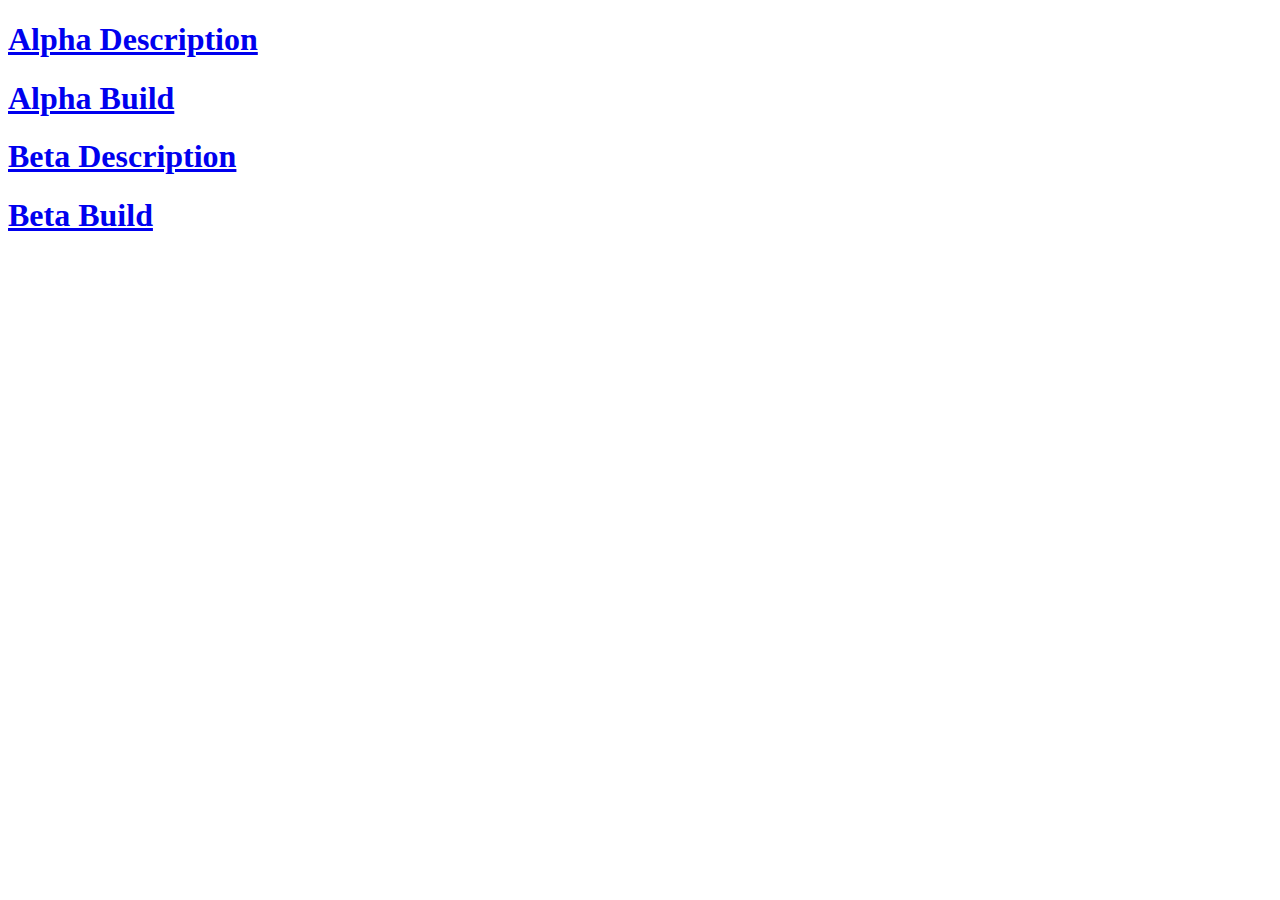
<file: index.html>
<!DOCTYPE html>
<html lang="en">
<head>
    <meta charset="UTF-8">
    <meta name="viewport" content="width=device-width, initial-scale=1.0">
    <title>IDM-241</title>
</head>
<body>
    <h1><a href="alpha.html">Alpha Description</a></h1>
    <h1><a href="alpha/build.html">Alpha Build</a></h1>
    <h1><a href="beta.html">Beta Description</a></h1>
    <h1><a href="beta/build.html">Beta Build</a></h1>

</body>
</html>
</file>
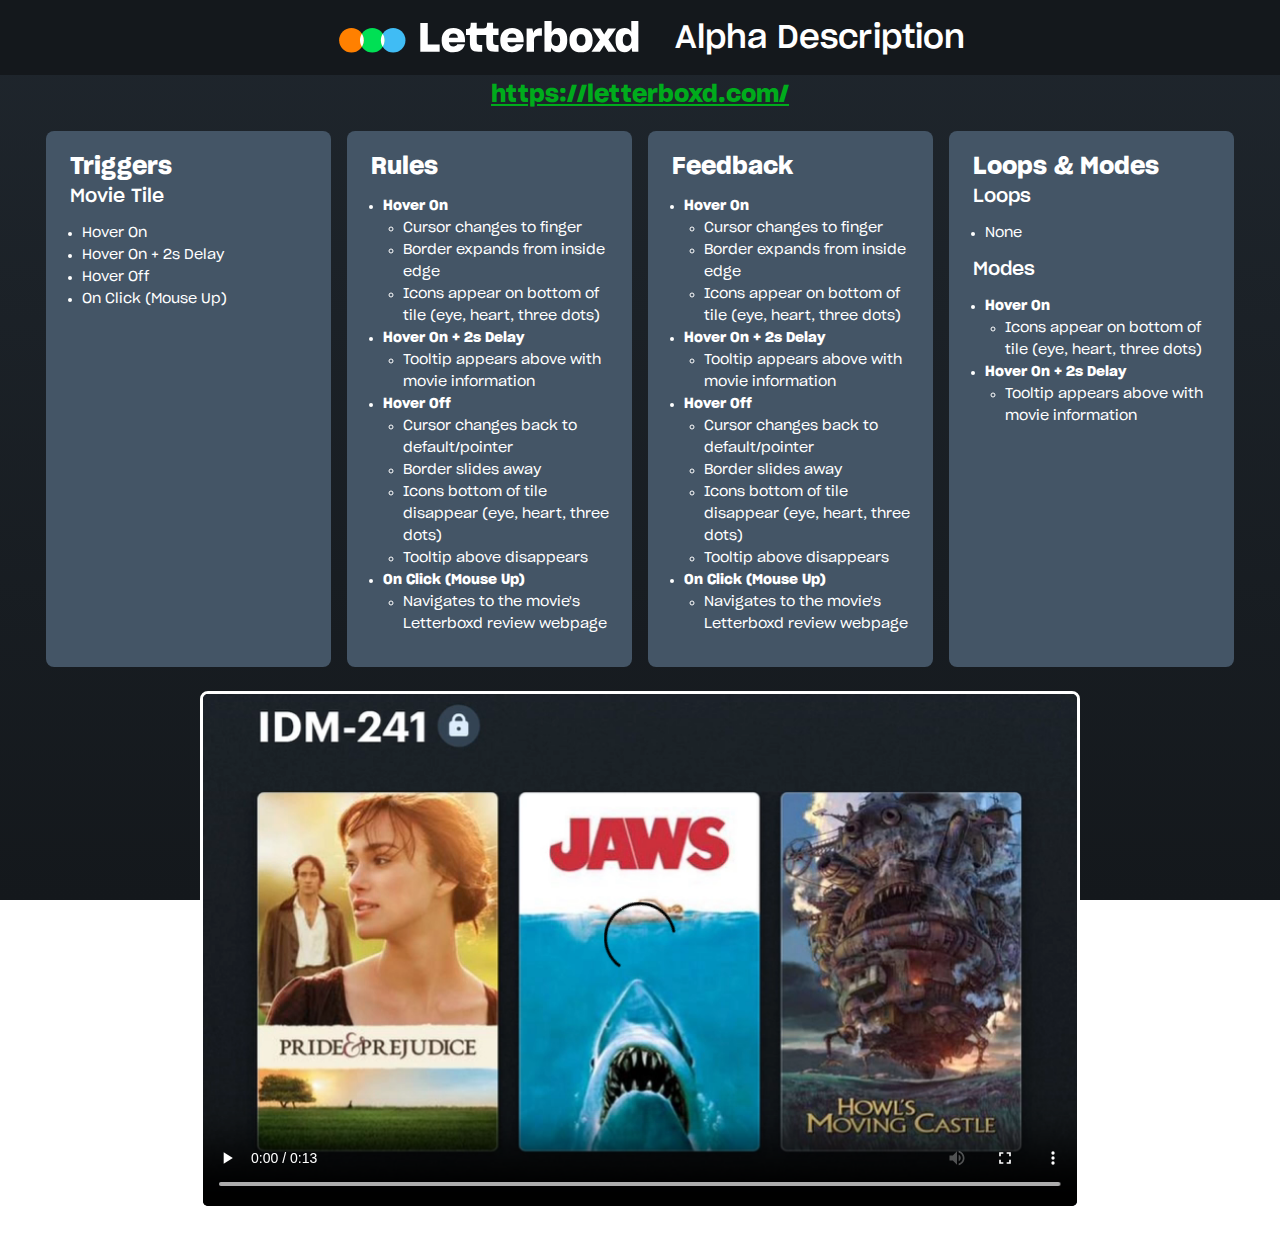
<file: alpha.html>
<!DOCTYPE html>
<html lang="en">
<head>
    <meta charset="UTF-8">
    <meta name="viewport" content="width=device-width, initial-scale=1.0">
    <title>IDM-241 Alpha Description</title>
    <link rel="stylesheet" href="css/alpha_styles.css">
</head>
<body>
    <header>
        <img src="../files/logo.svg" alt="">
        <h1>Alpha Description</h1>
    </header>

    <section class="link">
        <h2><a href="https://letterboxd.com/" target="_blank">https://letterboxd.com/</a></h2>
    </section>

    <section class="description">
        <div>
            <h2>Triggers</h2>
            <h3>Movie Tile</h3>
            <ul>
                <li>Hover On</li>
                <li>Hover On + 2s Delay</li>
                <li>Hover Off</li>
                <li>On Click (Mouse Up)</li>
            </ul>
        </div>
        <div>
            <h2>Rules</h2>
            <ul>
                <li><b>Hover On</b>
                    <ul>
                        <li>Cursor changes to finger</li>
                        <li>Border expands from inside edge</li>
                        <li>Icons appear on bottom of tile (eye, heart, three dots)</li>
                    </ul>
                </li>
                <li><b>Hover On + 2s Delay</b>
                    <ul>
                        <li>Tooltip appears above with movie information</li>
                    </ul>
                </li>
                <li><b>Hover Off</b>
                    <ul>
                        <li>Cursor changes back to default/pointer</li>
                        <li>Border slides away</li>
                        <li>Icons bottom of tile disappear (eye, heart, three dots)</li>
                        <li>Tooltip above disappears</li>
                    </ul>
                </li>
                <li><b>On Click (Mouse Up)</b>
                    <ul>
                        <li>Navigates to the movie's Letterboxd review webpage</li>
                    </ul>
                </li>
            </ul>
        </div>
        <div>
            <h2>Feedback</h2>
            <ul>
                <li><b>Hover On</b>
                    <ul>
                        <li>Cursor changes to finger</li>
                        <li>Border expands from inside edge</li>
                        <li>Icons appear on bottom of tile (eye, heart, three dots)</li>
                    </ul>
                </li>
                <li><b>Hover On + 2s Delay</b>
                    <ul>
                        <li>Tooltip appears above with movie information</li>
                    </ul>
                </li>
                <li><b>Hover Off</b>
                    <ul>
                        <li>Cursor changes back to default/pointer</li>
                        <li>Border slides away</li>
                        <li>Icons bottom of tile disappear (eye, heart, three dots)</li>
                        <li>Tooltip above disappears</li>
                    </ul>
                </li>
                <li><b>On Click (Mouse Up)</b>
                    <ul>
                        <li>Navigates to the movie's Letterboxd review webpage</li>
                    </ul>
                </li>
            </ul>
        </div>
        <div>
            <h2>Loops &amp Modes</h2>
                <h3>Loops</h3>
                <ul>
                    <li>None</li>
                </ul>
                <h3>Modes</h3>
                <ul>
                    <li><b>Hover On</b>
                        <ul>
                            <li>Icons appear on bottom of tile (eye, heart, three dots)</li>
                        </ul>
                    </li>
                    <li><b>Hover On + 2s Delay</b>
                        <ul>
                            <li>Tooltip appears above with movie information</li>
                        </ul>
                    </li>
                </ul>
        </div>
    </section>

    <section class="video">
        <video controls>
            <source src="files/IDM241-interaction_video.mp4" type="video/mp4">
        </video>
    </section>
    

</body>
</html>
</file>
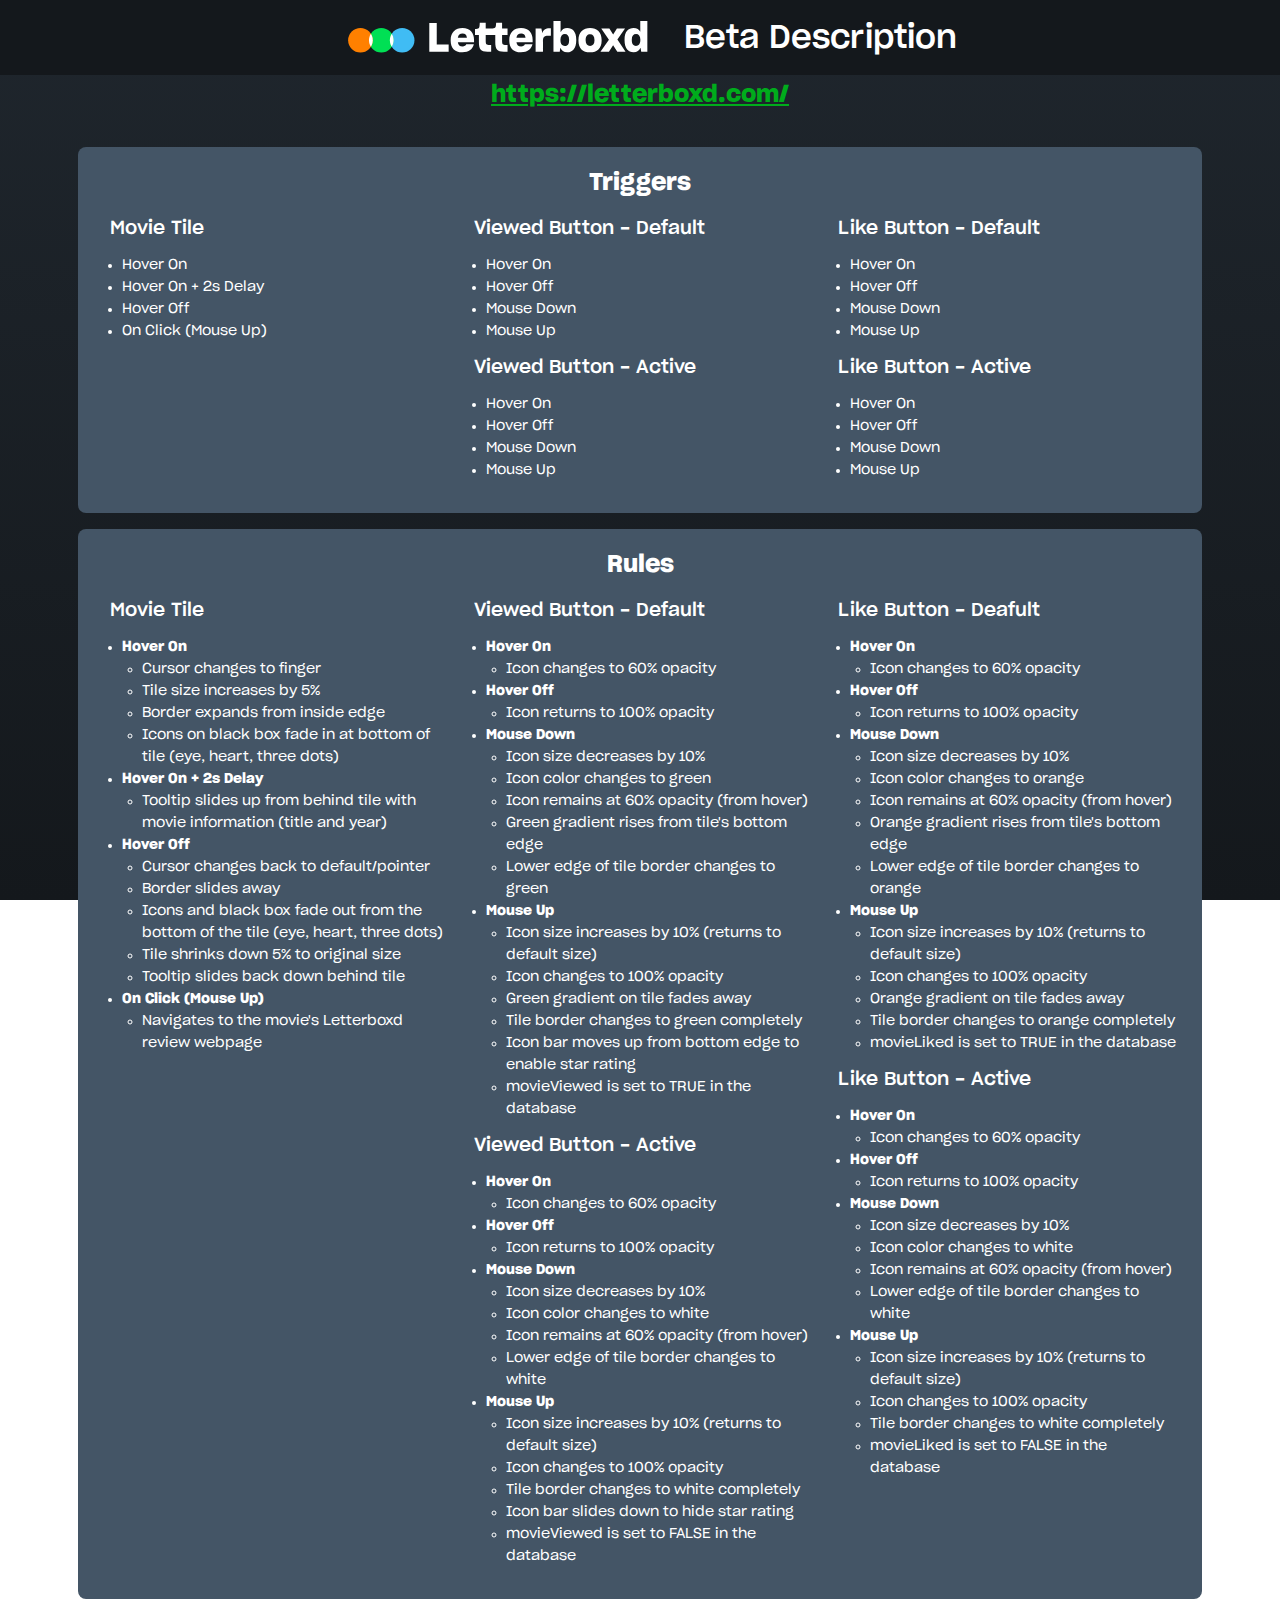
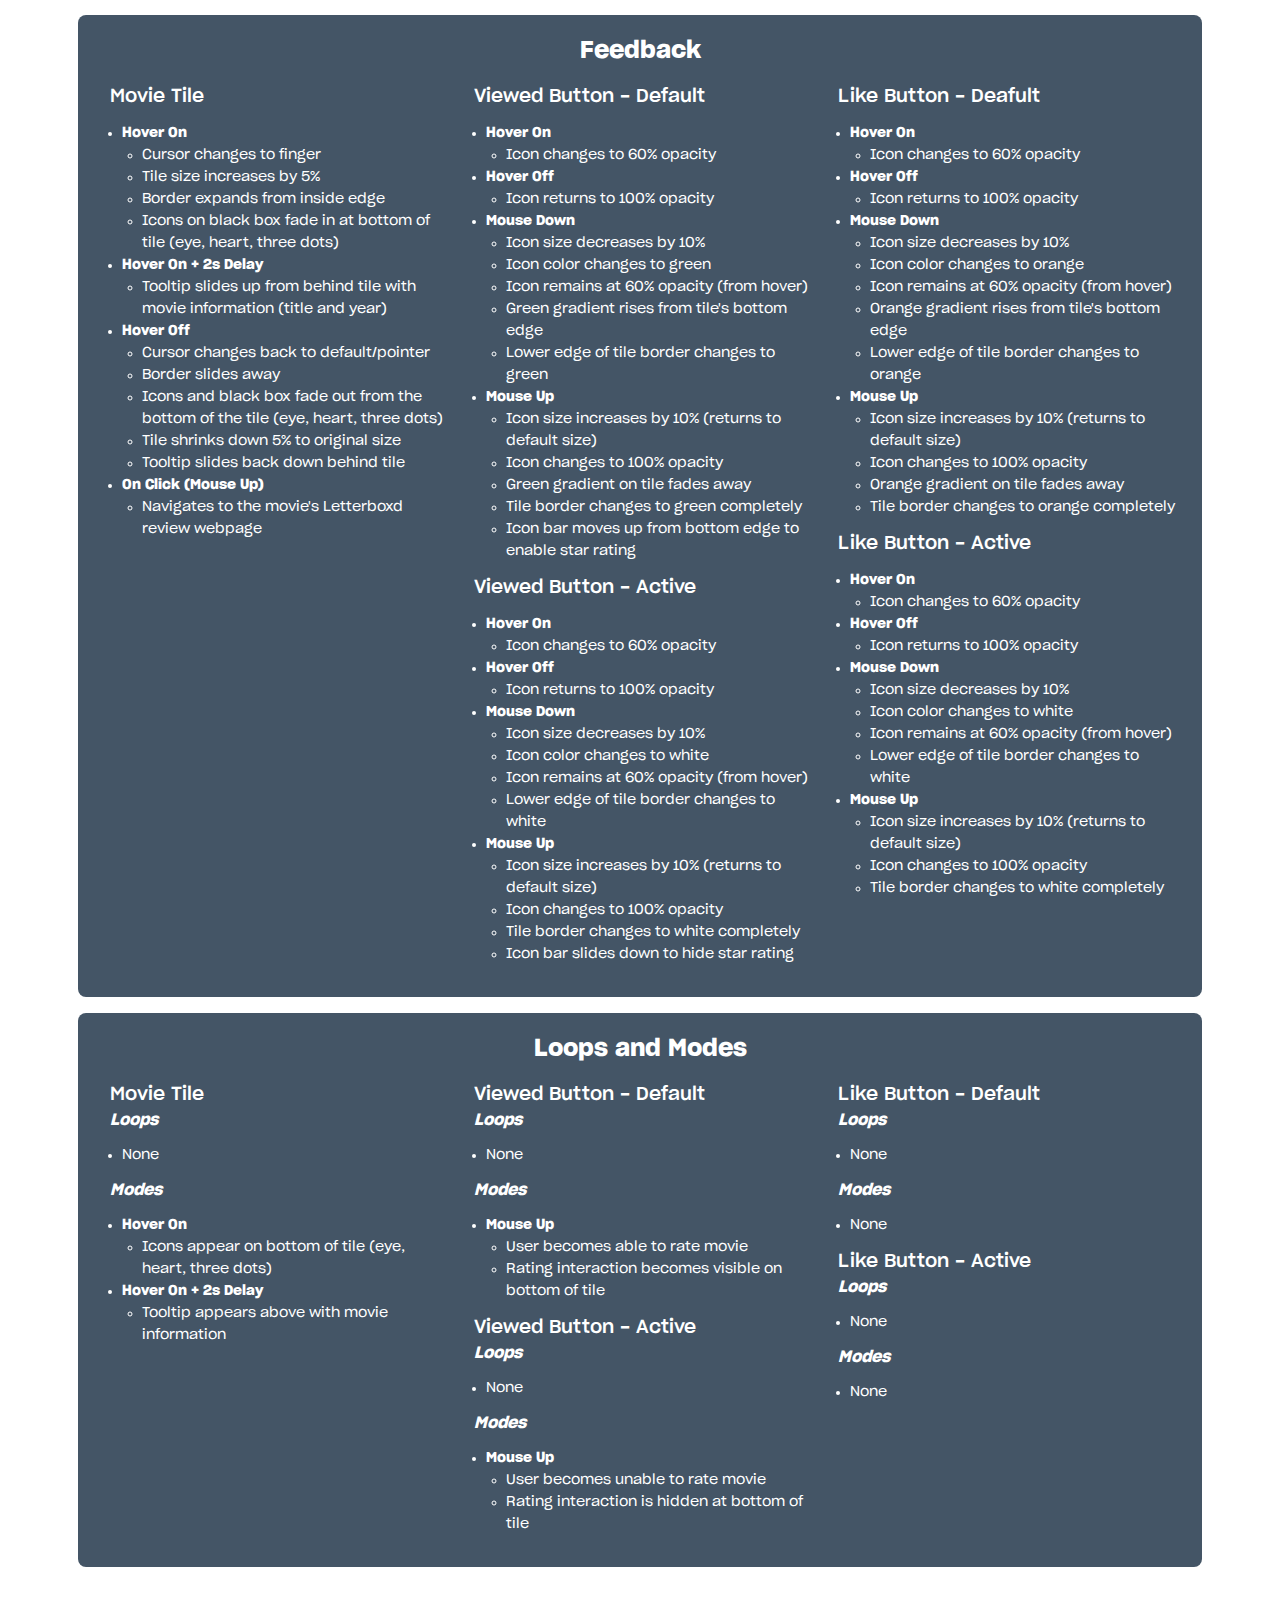
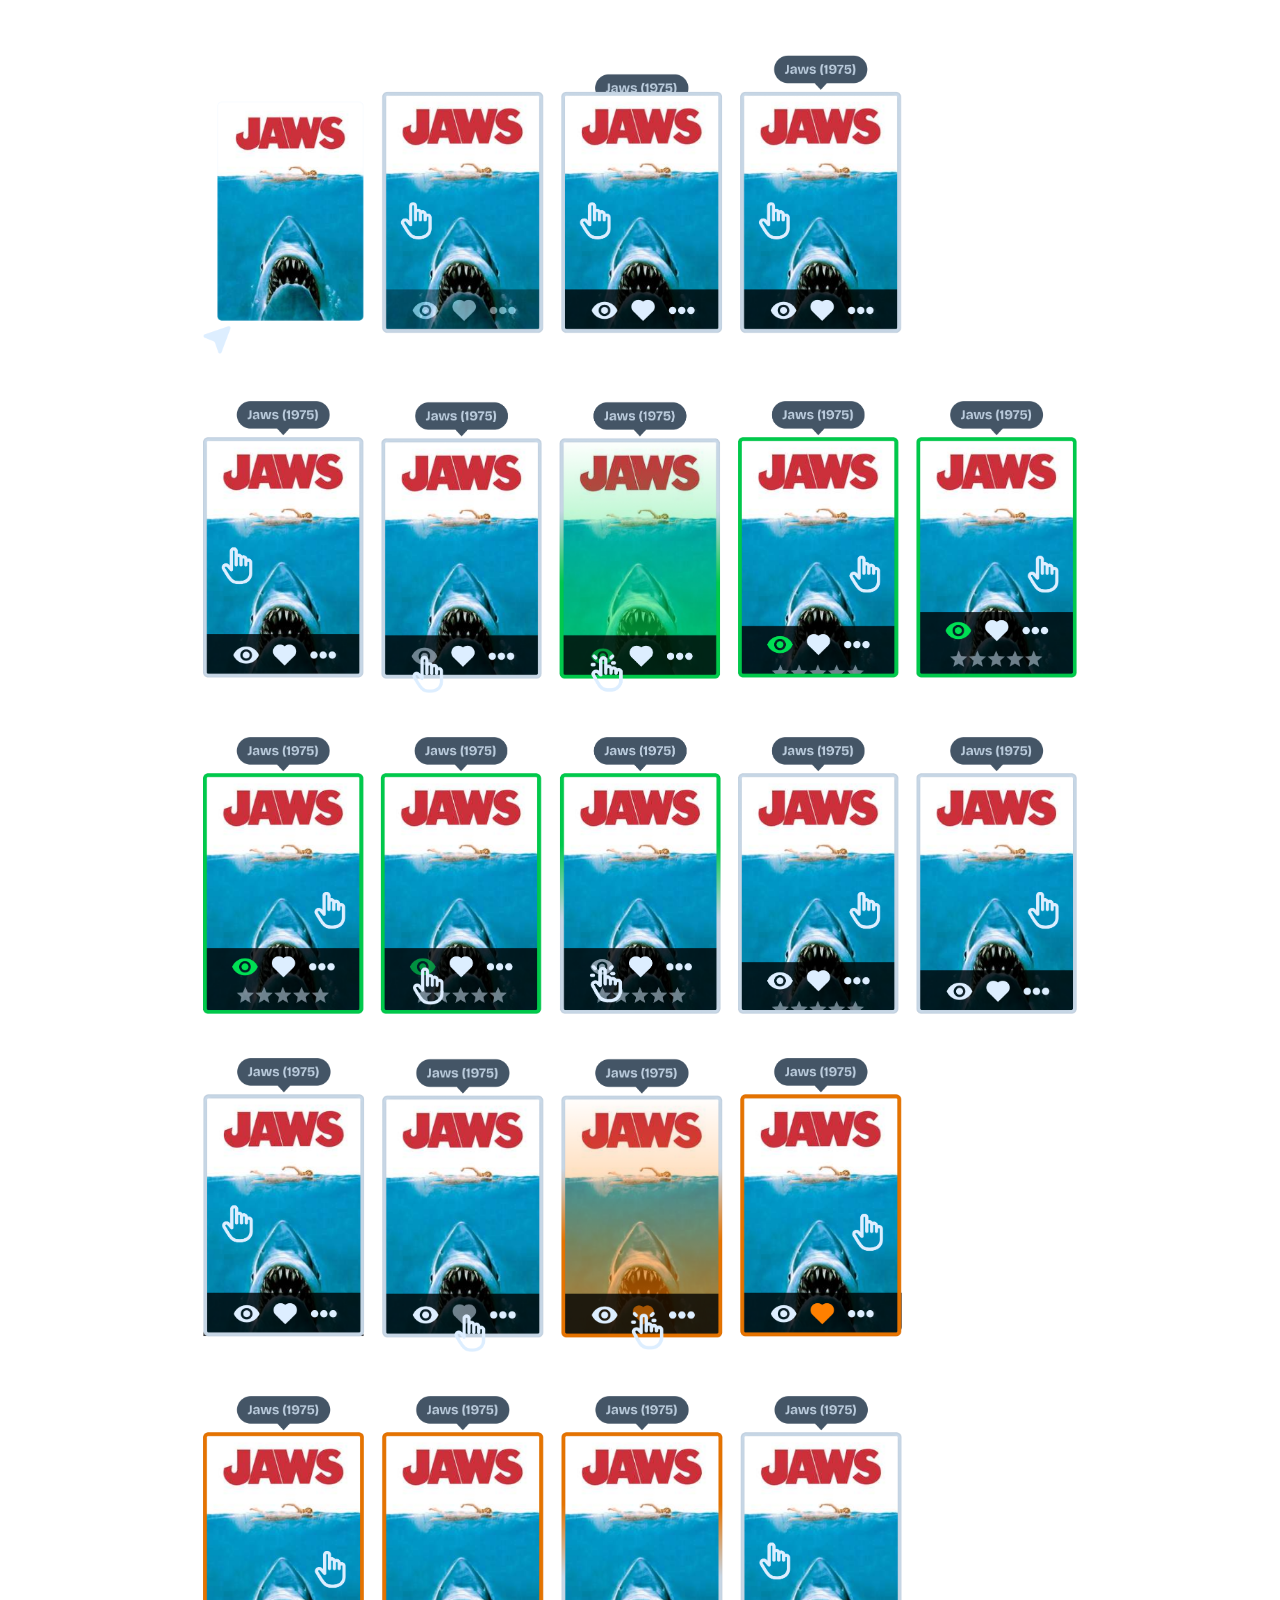
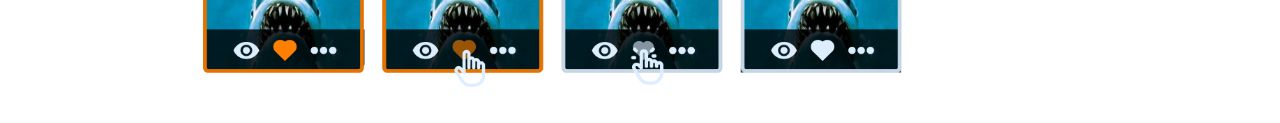
<file: beta.html>
<!DOCTYPE html>
<html lang="en">
<head>
    <meta charset="UTF-8">
    <meta name="viewport" content="width=device-width, initial-scale=1.0">
    <title>IDM-241 Beta Description</title>
    <link rel="stylesheet" href="css/beta_styles.css">
</head>
<body>
    <header>
        <img src="files/logo.svg" alt="">
        <h1>Beta Description</h1>
    </header>

    <section class="link">
        <h2><a href="https://letterboxd.com/" target="_blank">https://letterboxd.com/</a></h2>
    </section>

    <section class="description">
        <div>
            <div>
                <h2>Triggers</h2>
                <div>
                    <div>
                        <h3>Movie Tile</h3>
                        <ul>
                            <li>Hover On</li>
                            <li>Hover On + 2s Delay</li>
                            <li>Hover Off</li>
                            <li>On Click (Mouse Up)</li>
                        </ul>
                    </div>
                    <div>
                        <div>
                            <h3>Viewed Button - Default</h3>
                            <ul>
                                <li>Hover On</li>
                                <li>Hover Off</li>
                                <li>Mouse Down</li>
                                <li>Mouse Up</li>
                            </ul>
                        </div>
                        <div>
                            <h3>Viewed Button - Active</h3>
                            <ul>
                                <li>Hover On</li>
                                <li>Hover Off</li>
                                <li>Mouse Down</li>
                                <li>Mouse Up</li>
                            </ul>
                        </div>
                        
                    </div>
                    <div> 
                        <div>
                            <h3>Like Button - Default</h3>
                            <ul>
                                <li>Hover On</li>
                                <li>Hover Off</li>
                                <li>Mouse Down</li>
                                <li>Mouse Up</li>
                            </ul>
                        </div>
                        <div>
                            <h3>Like Button - Active</h3>
                            <ul>
                                <li>Hover On</li>
                                <li>Hover Off</li>
                                <li>Mouse Down</li>
                                <li>Mouse Up</li>
                            </ul>
                        </div>
                    </div>
                </div>
                
            </div>
            <div>
                <h2>Rules</h2>
                <div>
                    <div>
                        <h3>Movie Tile</h3>
                        <ul>
                            <li><b>Hover On</b>
                                <ul>
                                    <li>Cursor changes to finger</li>
                                    <li>Tile size increases by 5%</li>
                                    <li>Border expands from inside edge</li>
                                    <li>Icons on black box fade in at bottom of tile (eye, heart, three dots)</li>
                                </ul>
                            </li>
                            <li><b>Hover On + 2s Delay</b>
                                <ul>
                                    <li>Tooltip slides up from behind tile with movie information (title and year)</li>
                                </ul>
                            </li>
                            <li><b>Hover Off</b>
                                <ul>
                                    <li>Cursor changes back to default/pointer</li>
                                    <li>Border slides away</li>
                                    <li>Icons and black box fade out from the bottom of the tile (eye, heart, three dots)</li>
                                    <li>Tile shrinks down 5% to original size</li>
                                    <li>Tooltip slides back down behind tile</li>
                                </ul>
                            </li>
                            <li><b>On Click (Mouse Up)</b>
                                <ul>
                                    <li>Navigates to the movie's Letterboxd review webpage</li>
                                </ul>
                            </li>
                        </ul>
                    </div>
                    <div>
                        <div>
                            <h3>Viewed Button - Default</h3>
                            <div>
                                <ul>
                                    <li><b>Hover On</b>
                                        <ul>
                                            <li>Icon changes to 60% opacity</li>
                                        </ul>
                                    </li>
                                    <li><b>Hover Off</b>
                                        <ul>
                                            <li>Icon returns to 100% opacity</li>
                                        </ul>
                                    </li>
                                    <li><b>Mouse Down</b>
                                        <ul>
                                            <li>Icon size decreases by 10%</li>
                                            <li>Icon color changes to green</li>
                                            <li>Icon remains at 60% opacity (from hover)</li>
                                            <li>Green gradient rises from tile's bottom edge</li>
                                            <li>Lower edge of tile border changes to green</li>
                                        </ul>
                                    </li>
                                    <li><b>Mouse Up</b>
                                        <ul>
                                            <li>Icon size increases by 10% (returns to default size)</li>
                                            <li>Icon changes to 100% opacity</li>
                                            <li>Green gradient on tile fades away</li>
                                            <li>Tile border changes to green completely</li>
                                            <li>Icon bar moves up from bottom edge to enable star rating</li>
                                            <li>movieViewed is set to TRUE in the database</li>
                                        </ul>
                                    </li>
                                </ul>
                            </div>
                        </div>
                        <div>
                            <h3>Viewed Button - Active</h3>
                            <div>
                                <ul>
                                    <li><b>Hover On</b>
                                        <ul>
                                            <li>Icon changes to 60% opacity</li>
                                        </ul>
                                    </li>
                                    <li><b>Hover Off</b>
                                        <ul>
                                            <li>Icon returns to 100% opacity</li>
                                        </ul>
                                    </li>
                                    <li><b>Mouse Down</b>
                                        <ul>
                                            <li>Icon size decreases by 10%</li>
                                            <li>Icon color changes to white</li>
                                            <li>Icon remains at 60% opacity (from hover)</li>
                                            <li>Lower edge of tile border changes to white</li>
                                        </ul>
                                    </li>
                                    <li><b>Mouse Up</b>
                                        <ul>
                                            <li>Icon size increases by 10% (returns to default size)</li>
                                            <li>Icon changes to 100% opacity</li>
                                            <li>Tile border changes to white completely</li>
                                            <li>Icon bar slides down to hide star rating</li>
                                            <li>movieViewed is set to FALSE in the database</li>
                                        </ul>
                                    </li>
                                </ul>
                            </div>
                        </div>
                        
                    </div>
                    <div>
                        <div>
                            <h3>Like Button - Deafult</h3>
                            <div>
                                <ul>
                                    <li><b>Hover On</b>
                                        <ul>
                                            <li>Icon changes to 60% opacity</li>
                                        </ul>
                                    </li>
                                    <li><b>Hover Off</b>
                                        <ul>
                                            <li>Icon returns to 100% opacity</li>
                                        </ul>
                                    </li>
                                    <li><b>Mouse Down</b>
                                        <ul>
                                            <li>Icon size decreases by 10%</li>
                                            <li>Icon color changes to orange</li>
                                            <li>Icon remains at 60% opacity (from hover)</li>
                                            <li>Orange gradient rises from tile's bottom edge</li>
                                            <li>Lower edge of tile border changes to orange</li>
                                        </ul>
                                    </li>
                                    <li><b>Mouse Up</b>
                                        <ul>
                                            <li>Icon size increases by 10% (returns to default size)</li>
                                            <li>Icon changes to 100% opacity</li>
                                            <li>Orange gradient on tile fades away</li>
                                            <li>Tile border changes to orange completely</li>
                                            <li>movieLiked is set to TRUE in the database</li>
                                        </ul>
                                    </li>
                                </ul>
                            </div>
                        </div>
                        <div>
                            <h3>Like Button - Active</h3>
                            <div>
                                <ul>
                                    <li><b>Hover On</b>
                                        <ul>
                                            <li>Icon changes to 60% opacity</li>
                                        </ul>
                                    </li>
                                    <li><b>Hover Off</b>
                                        <ul>
                                            <li>Icon returns to 100% opacity</li>
                                        </ul>
                                    </li>
                                    <li><b>Mouse Down</b>
                                        <ul>
                                            <li>Icon size decreases by 10%</li>
                                            <li>Icon color changes to white</li>
                                            <li>Icon remains at 60% opacity (from hover)</li>
                                            <li>Lower edge of tile border changes to white</li>
                                        </ul>
                                    </li>
                                    <li><b>Mouse Up</b>
                                        <ul>
                                            <li>Icon size increases by 10% (returns to default size)</li>
                                            <li>Icon changes to 100% opacity</li>
                                            <li>Tile border changes to white completely</li>
                                            <li>movieLiked is set to FALSE in the database</li>
                                        </ul>
                                    </li>
                                </ul>
                            </div>
                        </div>
                        
                    </div>
                </div>
            </div>
            <div>
                <h2>Feedback</h2>
                <div>
                    <div>
                        <h3>Movie Tile</h3>
                        <ul>
                            <li><b>Hover On</b>
                                <ul>
                                    <li>Cursor changes to finger</li>
                                    <li>Tile size increases by 5%</li>
                                    <li>Border expands from inside edge</li>
                                    <li>Icons on black box fade in at bottom of tile (eye, heart, three dots)</li>
                                </ul>
                            </li>
                            <li><b>Hover On + 2s Delay</b>
                                <ul>
                                    <li>Tooltip slides up from behind tile with movie information (title and year)</li>
                                </ul>
                            </li>
                            <li><b>Hover Off</b>
                                <ul>
                                    <li>Cursor changes back to default/pointer</li>
                                    <li>Border slides away</li>
                                    <li>Icons and black box fade out from the bottom of the tile (eye, heart, three dots)</li>
                                    <li>Tile shrinks down 5% to original size</li>
                                    <li>Tooltip slides back down behind tile</li>
                                </ul>
                            </li>
                            <li><b>On Click (Mouse Up)</b>
                                <ul>
                                    <li>Navigates to the movie's Letterboxd review webpage</li>
                                </ul>
                            </li>
                        </ul>
                    </div>
                    <div>
                        <div>
                            <h3>Viewed Button - Default</h3>
                            <div>
                                <ul>
                                    <li><b>Hover On</b>
                                        <ul>
                                            <li>Icon changes to 60% opacity</li>
                                        </ul>
                                    </li>
                                    <li><b>Hover Off</b>
                                        <ul>
                                            <li>Icon returns to 100% opacity</li>
                                        </ul>
                                    </li>
                                    <li><b>Mouse Down</b>
                                        <ul>
                                            <li>Icon size decreases by 10%</li>
                                            <li>Icon color changes to green</li>
                                            <li>Icon remains at 60% opacity (from hover)</li>
                                            <li>Green gradient rises from tile's bottom edge</li>
                                            <li>Lower edge of tile border changes to green</li>
                                        </ul>
                                    </li>
                                    <li><b>Mouse Up</b>
                                        <ul>
                                            <li>Icon size increases by 10% (returns to default size)</li>
                                            <li>Icon changes to 100% opacity</li>
                                            <li>Green gradient on tile fades away</li>
                                            <li>Tile border changes to green completely</li>
                                            <li>Icon bar moves up from bottom edge to enable star rating</li>
                                        </ul>
                                    </li>
                                </ul>
                            </div>
                        </div>
                        <div>
                            <h3>Viewed Button - Active</h3>
                            <div>
                                <ul>
                                    <li><b>Hover On</b>
                                        <ul>
                                            <li>Icon changes to 60% opacity</li>
                                        </ul>
                                    </li>
                                    <li><b>Hover Off</b>
                                        <ul>
                                            <li>Icon returns to 100% opacity</li>
                                        </ul>
                                    </li>
                                    <li><b>Mouse Down</b>
                                        <ul>
                                            <li>Icon size decreases by 10%</li>
                                            <li>Icon color changes to white</li>
                                            <li>Icon remains at 60% opacity (from hover)</li>
                                            <li>Lower edge of tile border changes to white</li>
                                        </ul>
                                    </li>
                                    <li><b>Mouse Up</b>
                                        <ul>
                                            <li>Icon size increases by 10% (returns to default size)</li>
                                            <li>Icon changes to 100% opacity</li>
                                            <li>Tile border changes to white completely</li>
                                            <li>Icon bar slides down to hide star rating</li>
                                        </ul>
                                    </li>
                                </ul>
                            </div>
                        </div>
                    </div>
                    <div>
                        <div>
                            <h3>Like Button - Deafult</h3>
                            <div>
                                <ul>
                                    <li><b>Hover On</b>
                                        <ul>
                                            <li>Icon changes to 60% opacity</li>
                                        </ul>
                                    </li>
                                    <li><b>Hover Off</b>
                                        <ul>
                                            <li>Icon returns to 100% opacity</li>
                                        </ul>
                                    </li>
                                    <li><b>Mouse Down</b>
                                        <ul>
                                            <li>Icon size decreases by 10%</li>
                                            <li>Icon color changes to orange</li>
                                            <li>Icon remains at 60% opacity (from hover)</li>
                                            <li>Orange gradient rises from tile's bottom edge</li>
                                            <li>Lower edge of tile border changes to orange</li>
                                        </ul>
                                    </li>
                                    <li><b>Mouse Up</b>
                                        <ul>
                                            <li>Icon size increases by 10% (returns to default size)</li>
                                            <li>Icon changes to 100% opacity</li>
                                            <li>Orange gradient on tile fades away</li>
                                            <li>Tile border changes to orange completely</li>
                                        </ul>
                                    </li>
                                </ul>
                            </div>
                        </div>
                        <div>
                            <h3>Like Button - Active</h3>
                            <div>
                                <ul>
                                    <li><b>Hover On</b>
                                        <ul>
                                            <li>Icon changes to 60% opacity</li>
                                        </ul>
                                    </li>
                                    <li><b>Hover Off</b>
                                        <ul>
                                            <li>Icon returns to 100% opacity</li>
                                        </ul>
                                    </li>
                                    <li><b>Mouse Down</b>
                                        <ul>
                                            <li>Icon size decreases by 10%</li>
                                            <li>Icon color changes to white</li>
                                            <li>Icon remains at 60% opacity (from hover)</li>
                                            <li>Lower edge of tile border changes to white</li>
                                        </ul>
                                    </li>
                                    <li><b>Mouse Up</b>
                                        <ul>
                                            <li>Icon size increases by 10% (returns to default size)</li>
                                            <li>Icon changes to 100% opacity</li>
                                            <li>Tile border changes to white completely</li>
                                        </ul>
                                    </li>
                                </ul>
                            </div>
                        </div>
                        
                    </div>
                </div>
            </div>

            <div>
                <h2>Loops and Modes</h2>
                <div>
                    <div>
                        <h3>Movie Tile</h3>
                        <h4>Loops</h4>
                        <ul>
                            <li>None</li>
                        </ul>
                        <h4>Modes</h4>
                        <ul>
                            <li><b>Hover On</b>
                                <ul>
                                    <li>Icons appear on bottom of tile (eye, heart, three dots)</li>
                                </ul>
                            </li>
                            <li><b>Hover On + 2s Delay</b>
                                <ul>
                                    <li>Tooltip appears above with movie information</li>
                                </ul>
                            </li>
                            
                        </ul>
                    </div>
                    <div>
                        <div>
                            <div>
                                <h3>Viewed Button - Default</h3>
                                <h4>Loops</h4>
                                <ul>
                                    <li>None</li>
                                </ul>
                                <h4>Modes</h4>
                                <ul>
                                    <li><b>Mouse Up</b>
                                        <ul>
                                            <li>User becomes able to rate movie</li>
                                            <li>Rating interaction becomes visible on bottom of tile</li>
                                        </ul>
                                    </li>
                                </ul>
                            </div>
                            <div>
                                <h3>Viewed Button - Active</h3>
                                <h4>Loops</h4>
                                <ul>
                                    <li>None</li>
                                </ul>
                                <h4>Modes</h4>
                                <ul>
                                    <li><b>Mouse Up</b>
                                        <ul>
                                            <li>User becomes unable to rate movie</li>
                                            <li>Rating interaction is hidden at bottom of tile</li>
                                        </ul>
                                    </li>
                                </ul>
                            </div>
                        </div>
                    </div>
                    <div>
                        <div>
                            <div>
                                <h3>Like Button - Default</h3>
                                <h4>Loops</h4>
                                <ul>
                                    <li>None</li>
                                </ul>
                                <h4>Modes</h4>
                                <ul>
                                    <li>None</li>
                                </ul>
                            </div>
                            <div>
                                <h3>Like Button - Active</h3>
                                <h4>Loops</h4>
                                <ul>
                                    <li>None</li>
                                </ul>
                                <h4>Modes</h4>
                                <ul>
                                    <li>None</li>
                                </ul>
                            </div>
                        </div>
                    </div>





                </div>
            </div>

        </div>
            

    </section>

    <section class="image">
        <div class="interaction-img smaller">
            <h2><b>Movie Tile</b></h2>
            <img src="files/beta-interaction-1.png" alt="">
        </div>
        <div class="interaction-img">
            <h2><b>Viewed Button - Default</b></h2>
            <img src="files/beta-interaction-2.png" alt="">
        </div>
        <div class="interaction-img">
            <h2><b>Viewed Button - Active</b></h2>
            <img src="files/beta-interaction-2-active.png" alt="">
        </div>
        <div class="interaction-img smaller">
            <h2><b>Like Button - Default</b></h2>
            <img src="files/beta-interaction-3.png" alt="">
        </div>
        <div class="interaction-img smaller">
            <h2><b>Like Button - Active</b></h2>
            <img src="files/beta-interaction-3-active.png" alt="">
        </div>
    </section>
    

</body>
</html>
</file>
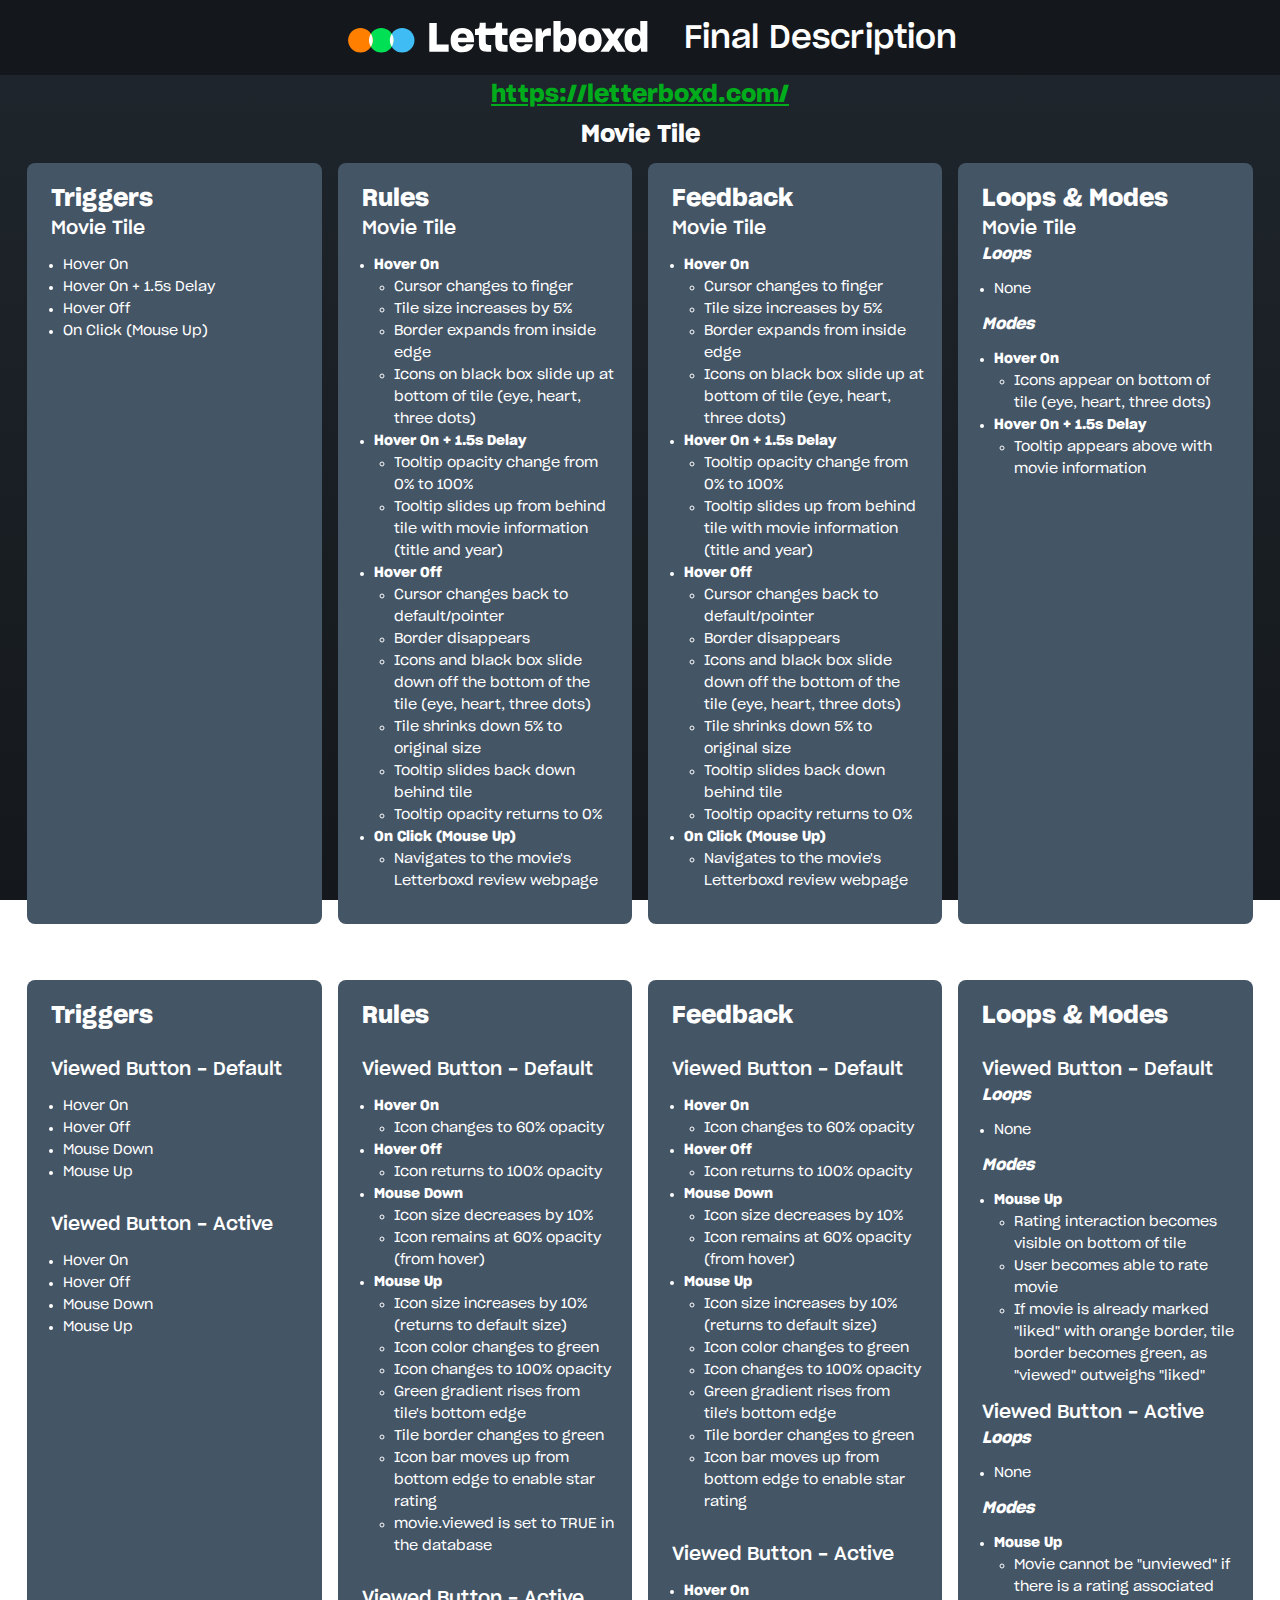
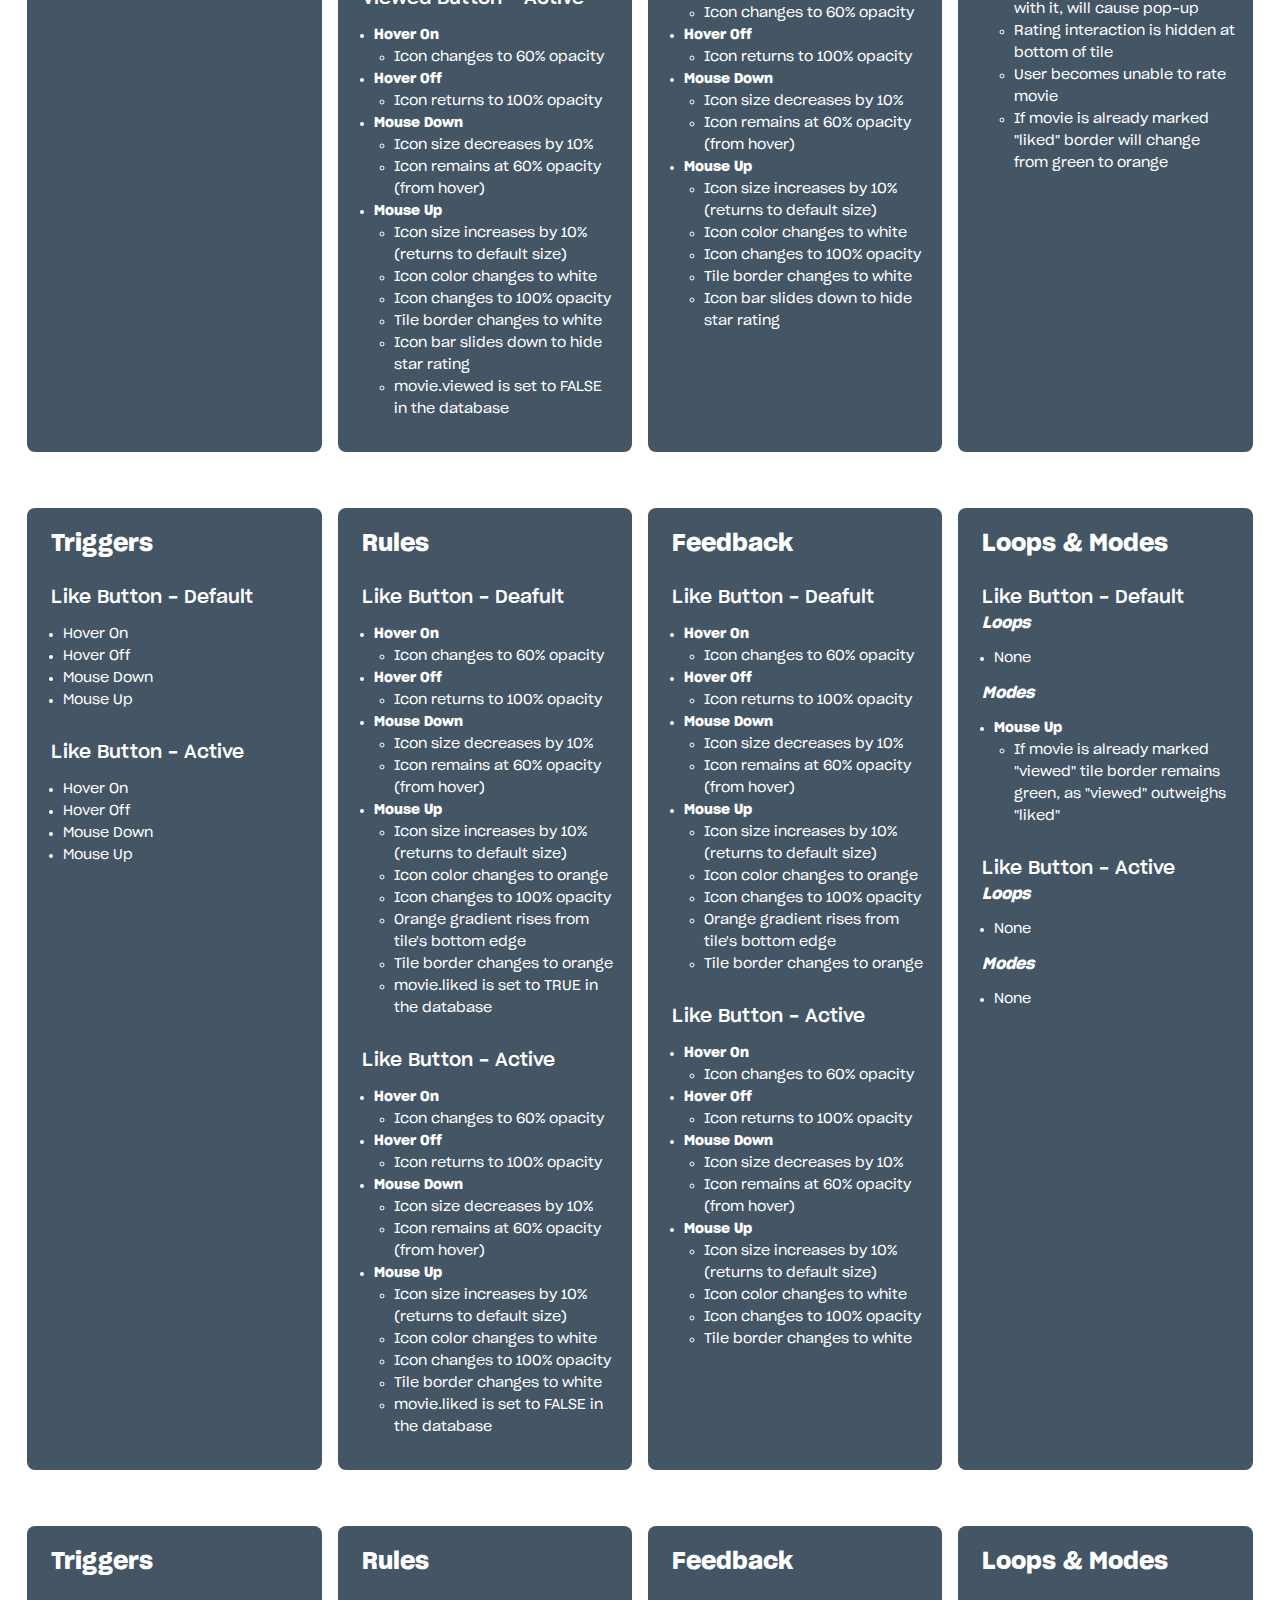
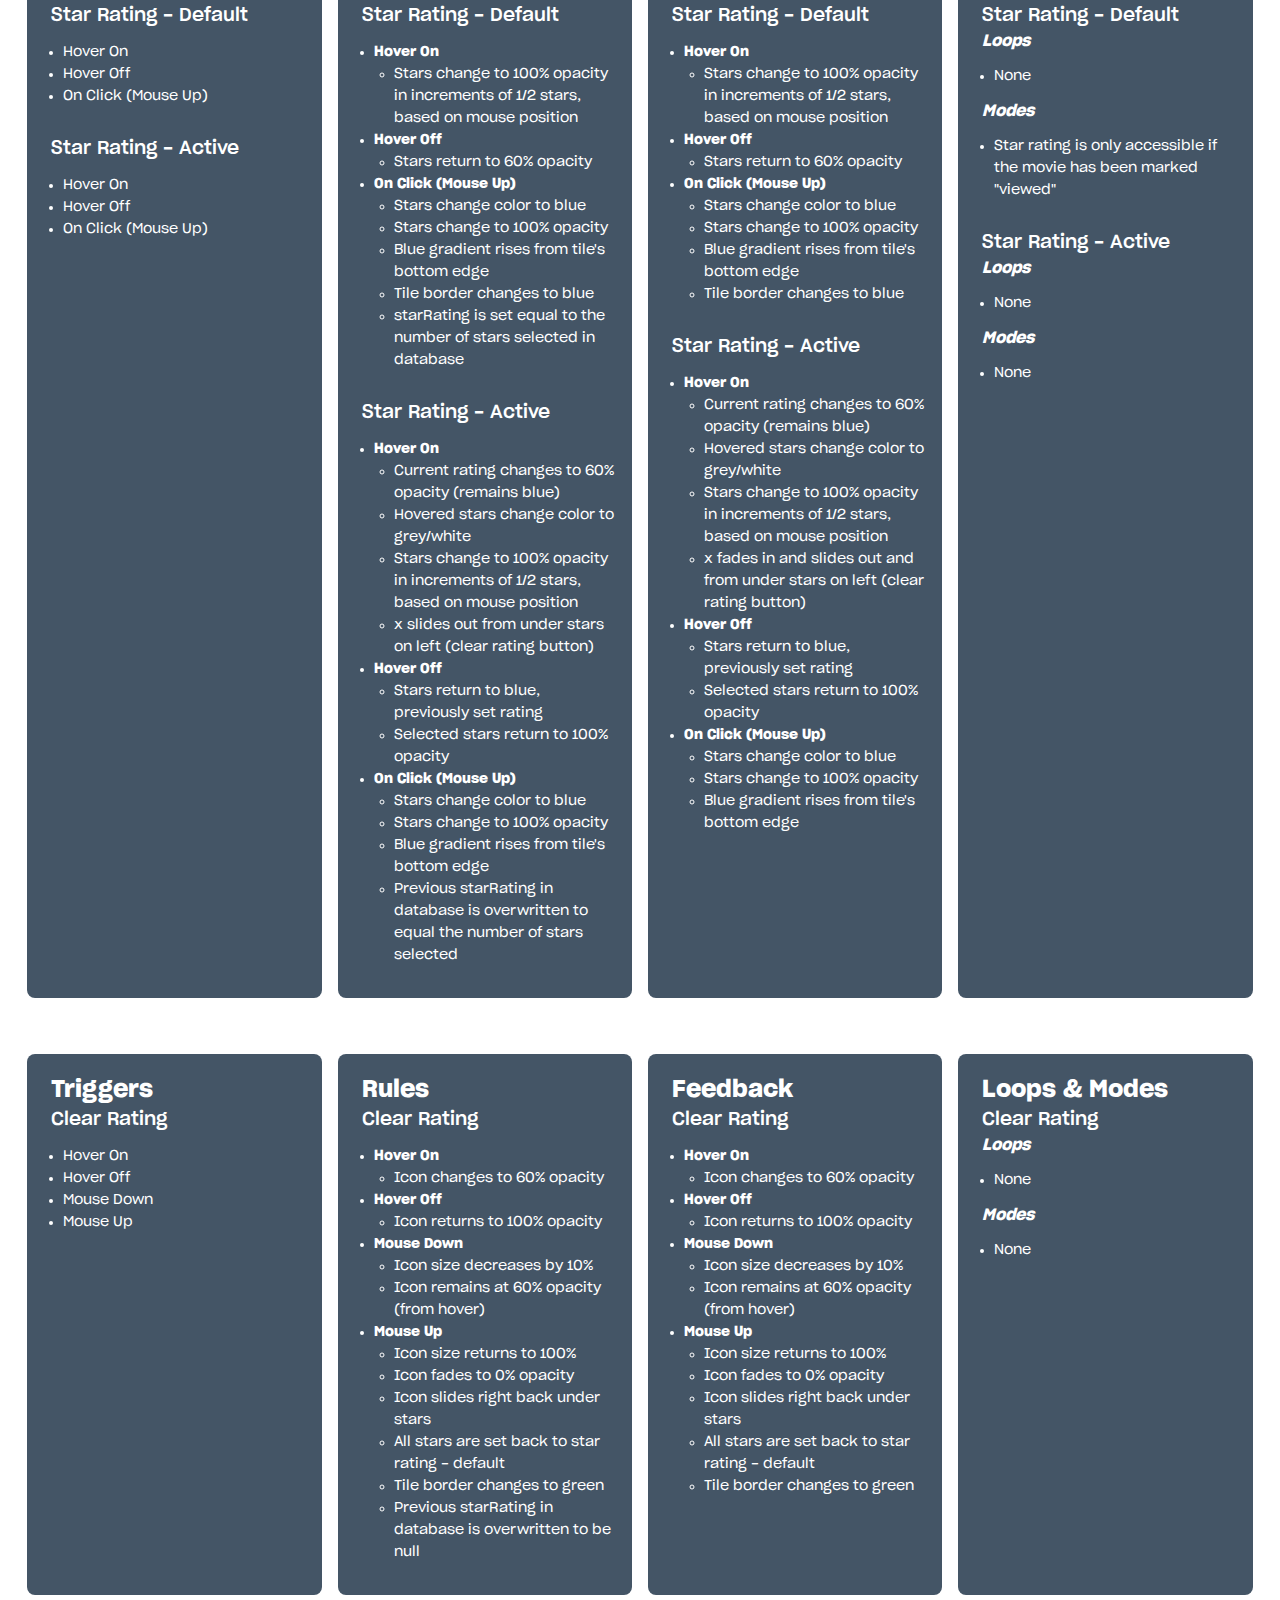
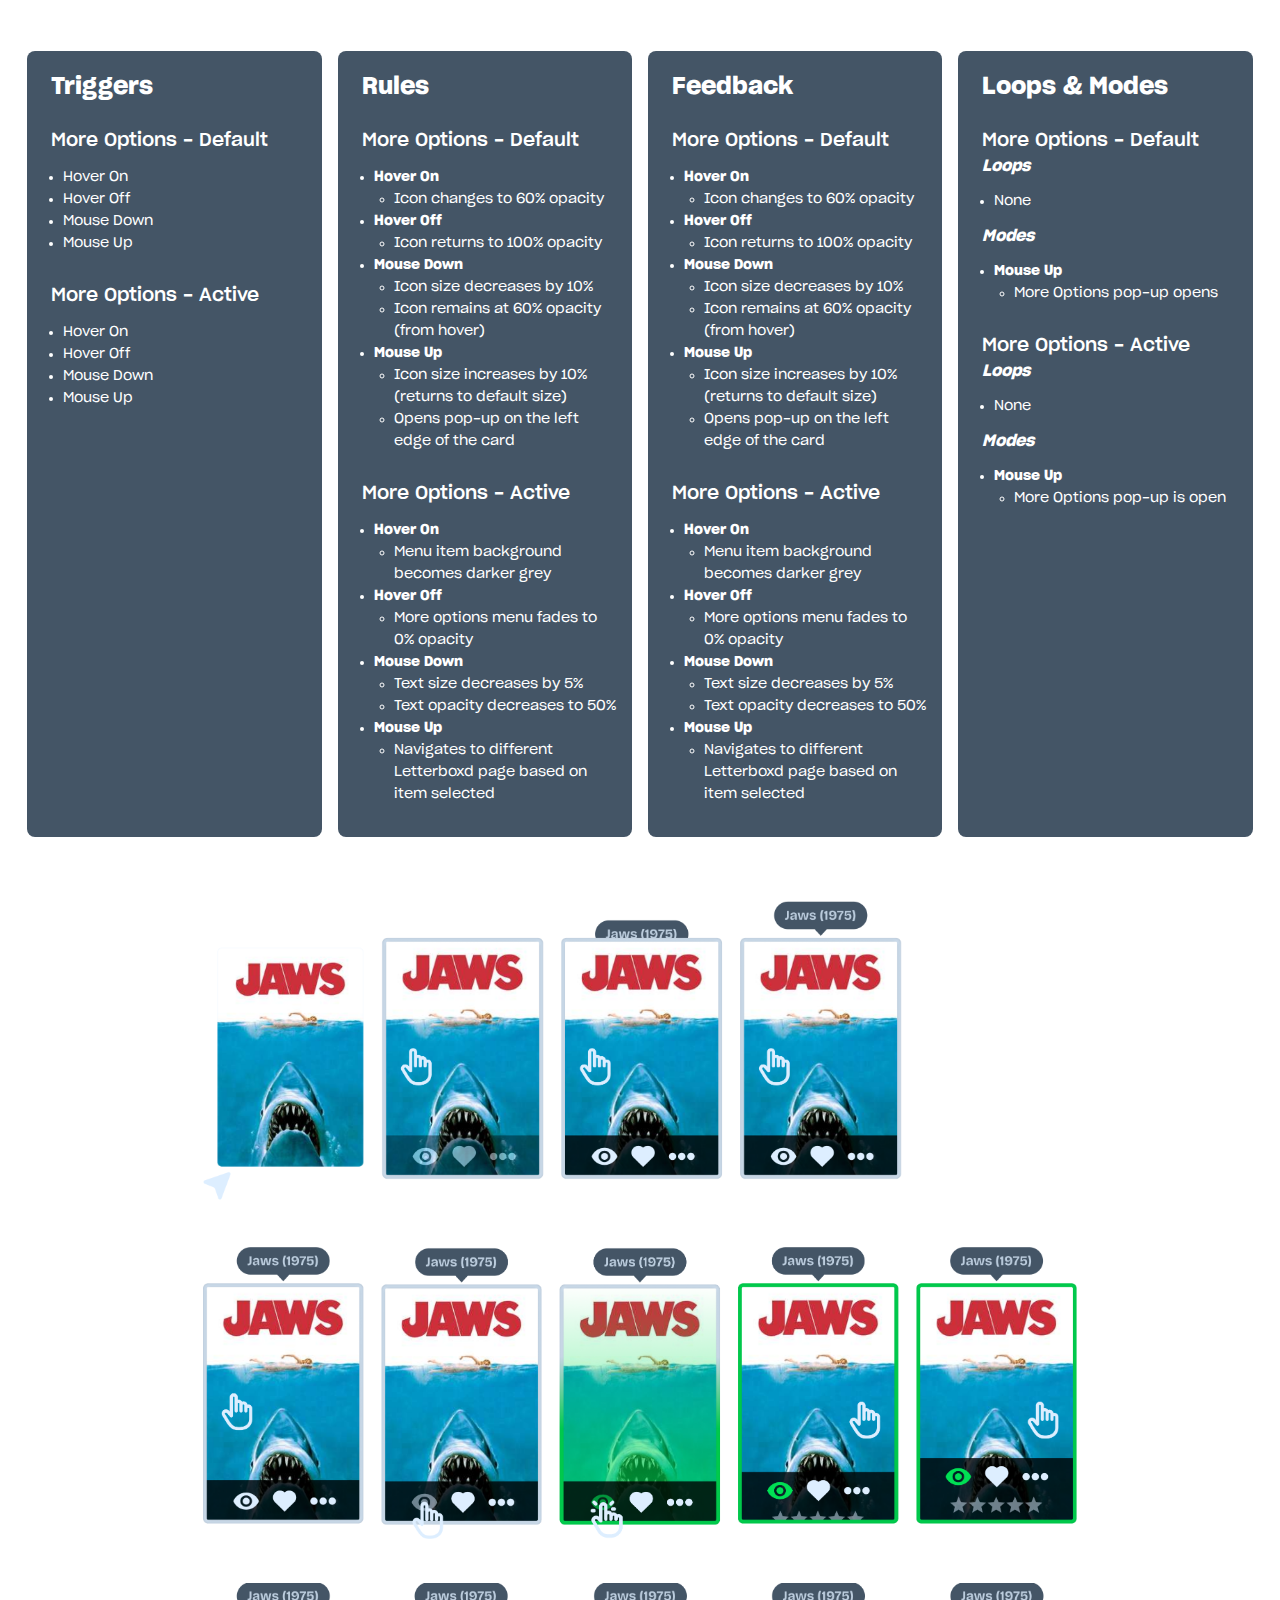
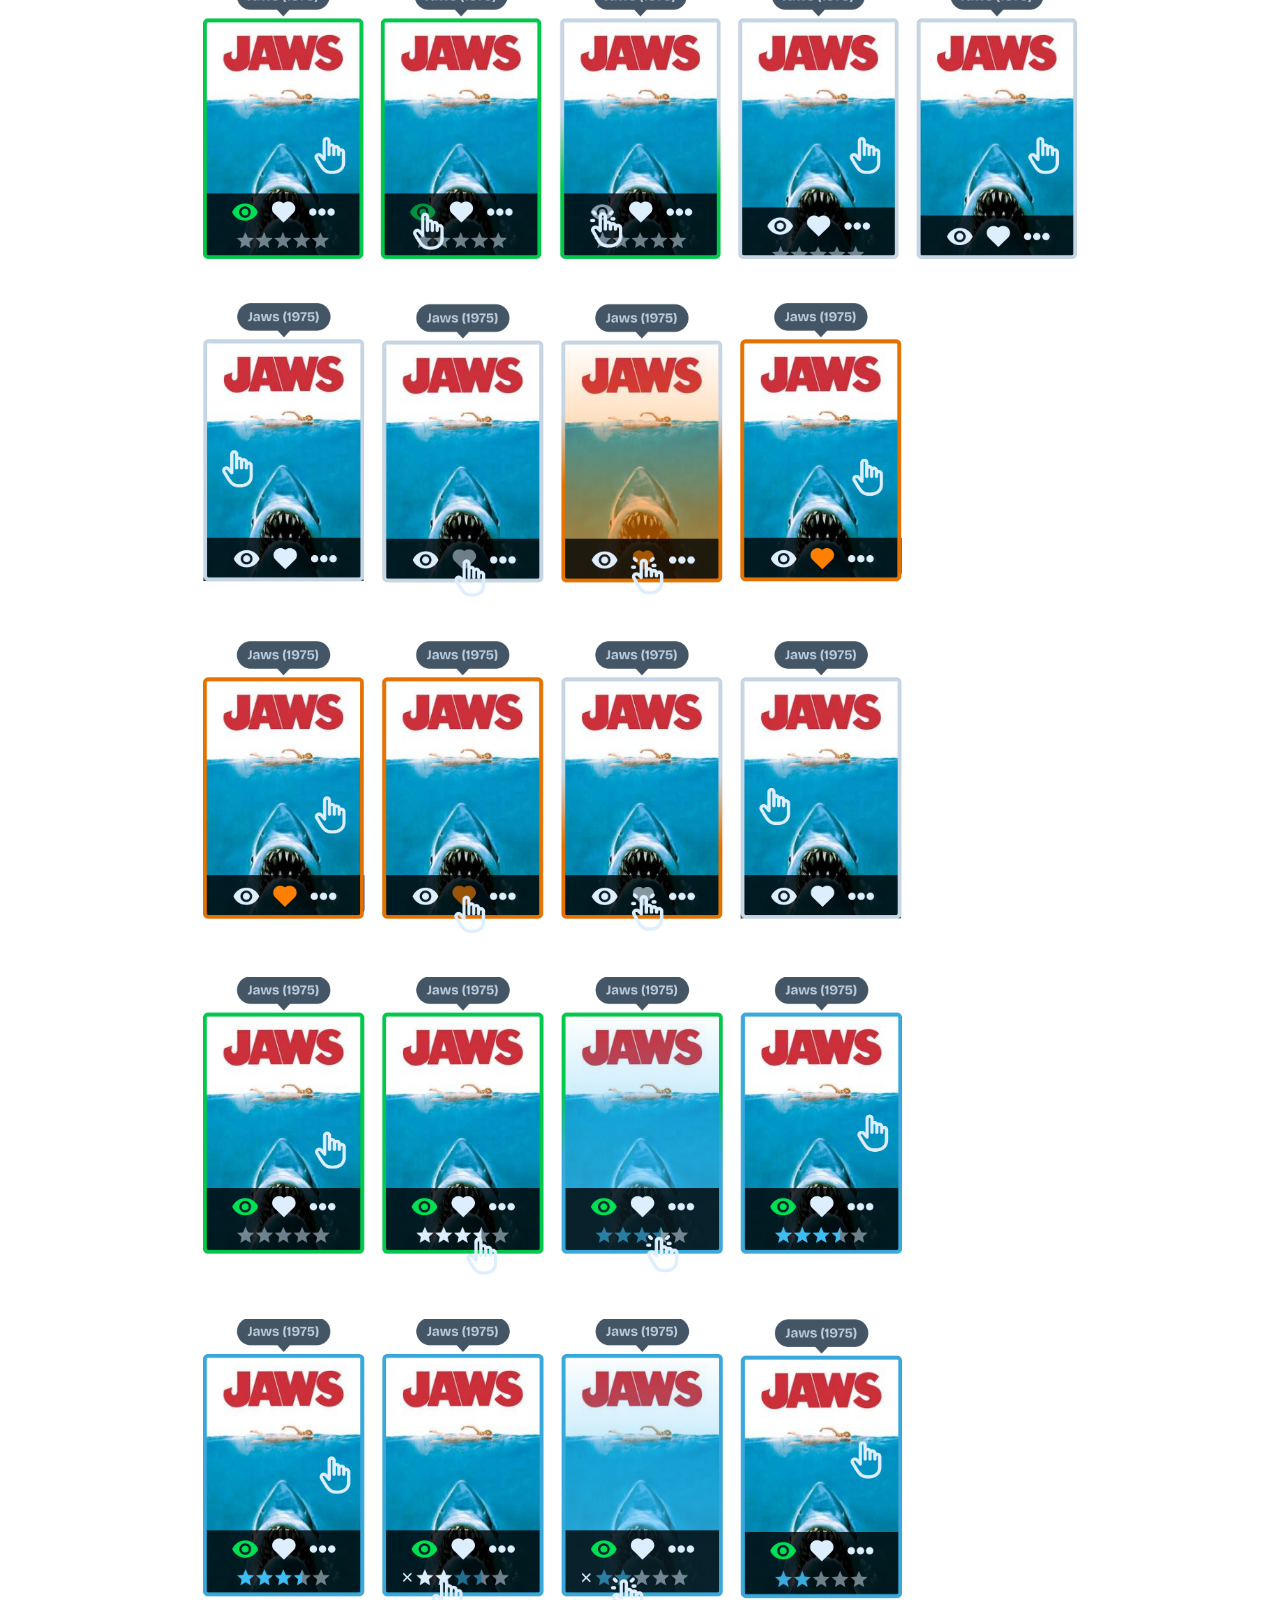
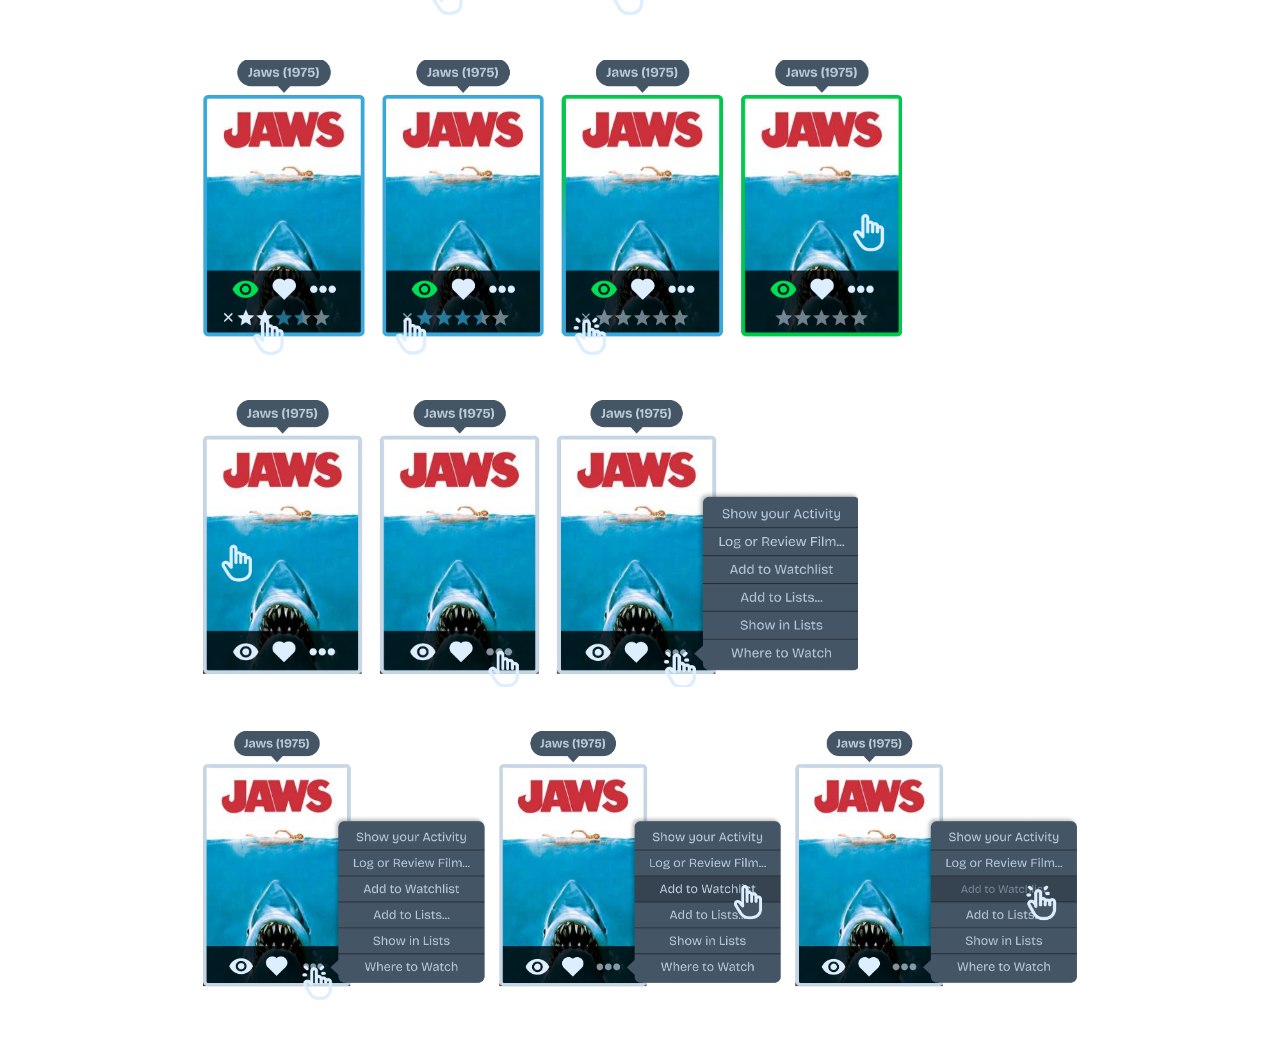
<file: final.html>
<!DOCTYPE html>
<html lang="en">
<head>
    <meta charset="UTF-8">
    <meta name="viewport" content="width=device-width, initial-scale=1.0">
    <title>IDM-241 Final Description</title>
    <link rel="stylesheet" href="css/final_styles.css">
</head>
<body>
    <header>
        <img src="files/logo.svg" alt="">
        <h1>Final Description</h1>
    </header>

    <section class="link">
        <h2><a href="https://letterboxd.com/" target="_blank">https://letterboxd.com/</a></h2>
    </section>

    <section class="link">
        <h2>Movie Tile</h2>
    </section>
    
    <section class="description">
        <div>
            <h2>Triggers</h2>
            <div>
                <h3>Movie Tile</h3>
                <ul>
                    <li>Hover On</li>
                    <li>Hover On + 1.5s Delay</li>
                    <li>Hover Off</li>
                    <li>On Click (Mouse Up)</li>
                </ul>
            </div>
        </div>
        <div>
            <h2>Rules</h2>
            <div>
                <h3>Movie Tile</h3>
                <ul>
                    <li><b>Hover On</b>
                        <ul>
                            <li>Cursor changes to finger</li>
                            <li>Tile size increases by 5%</li>
                            <li>Border expands from inside edge</li>
                            <li>Icons on black box slide up at bottom of tile (eye, heart, three dots)</li>
                        </ul>
                    </li>
                    <li><b>Hover On + 1.5s Delay</b>
                        <ul>
                            <li>Tooltip opacity change from 0% to 100%</li>
                            <li>Tooltip slides up from behind tile with movie information (title and year)</li>
                        </ul>
                    </li>
                    <li><b>Hover Off</b>
                        <ul>
                            <li>Cursor changes back to default/pointer</li>
                            <li>Border disappears</li>
                            <li>Icons and black box slide down off the bottom of the tile (eye, heart, three dots)</li>
                            <li>Tile shrinks down 5% to original size</li>
                            <li>Tooltip slides back down behind tile</li>
                            <li>Tooltip opacity returns to 0%</li>
                        </ul>
                    </li>
                    <li><b>On Click (Mouse Up)</b>
                        <ul>
                            <li>Navigates to the movie's Letterboxd review webpage</li>
                        </ul>
                    </li>
                </ul>
            </div>
        </div>
        <div>
            <h2>Feedback</h2>
            <div>
                <h3>Movie Tile</h3>
                <ul>
                    <li><b>Hover On</b>
                        <ul>
                            <li>Cursor changes to finger</li>
                            <li>Tile size increases by 5%</li>
                            <li>Border expands from inside edge</li>
                            <li>Icons on black box slide up at bottom of tile (eye, heart, three dots)</li>
                        </ul>
                    </li>
                    <li><b>Hover On + 1.5s Delay</b>
                        <ul>
                            <li>Tooltip opacity change from 0% to 100%</li>
                            <li>Tooltip slides up from behind tile with movie information (title and year)</li>
                        </ul>
                    </li>
                    <li><b>Hover Off</b>
                        <ul>
                            <li>Cursor changes back to default/pointer</li>
                            <li>Border disappears</li>
                            <li>Icons and black box slide down off the bottom of the tile (eye, heart, three dots)</li>
                            <li>Tile shrinks down 5% to original size</li>
                            <li>Tooltip slides back down behind tile</li>
                            <li>Tooltip opacity returns to 0%</li>
                        </ul>
                    </li>
                    <li><b>On Click (Mouse Up)</b>
                        <ul>
                            <li>Navigates to the movie's Letterboxd review webpage</li>
                        </ul>
                    </li>
                </ul>
            </div>
        </div>
        <div>
            <h2>Loops & Modes</h2>
            <div>
                <h3>Movie Tile</h3>
                <h4>Loops</h4>
                <ul>
                    <li>None</li>
                </ul>
                <h4>Modes</h4>
                <ul>
                    <li><b>Hover On</b>
                        <ul>
                            <li>Icons appear on bottom of tile (eye, heart, three dots)</li>
                        </ul>
                    </li>
                    <li><b>Hover On + 1.5s Delay</b>
                        <ul>
                            <li>Tooltip appears above with movie information</li>
                        </ul>
                    </li>
                    
                </ul>
            </div>
        </div>
    </section>

    <section class="link">
        <h2>Viewed Button</h2>
    </section>
    
    <section class="description">
        <div>
            <h2>Triggers</h2>
            <div>
                <div>
                    <h3>Viewed Button - Default</h3>
                    <ul>
                        <li>Hover On</li>
                        <li>Hover Off</li>
                        <li>Mouse Down</li>
                        <li>Mouse Up</li>
                    </ul>
                </div>
                <div>
                    <h3>Viewed Button - Active</h3>
                    <ul>
                        <li>Hover On</li>
                        <li>Hover Off</li>
                        <li>Mouse Down</li>
                        <li>Mouse Up</li>
                    </ul>
                </div>
            </div>
        </div>
        <div>
            <h2>Rules</h2>
            <div>
                <div>
                    <h3>Viewed Button - Default</h3>
                    <div>
                        <ul>
                            <li><b>Hover On</b>
                                <ul>
                                    <li>Icon changes to 60% opacity</li>
                                </ul>
                            </li>
                            <li><b>Hover Off</b>
                                <ul>
                                    <li>Icon returns to 100% opacity</li>
                                </ul>
                            </li>
                            <li><b>Mouse Down</b>
                                <ul>
                                    <li>Icon size decreases by 10%</li>
                                    <li>Icon remains at 60% opacity (from hover)</li>
                                </ul>
                            </li>
                            <li><b>Mouse Up</b>
                                <ul>
                                    <li>Icon size increases by 10% (returns to default size)</li>
                                    <li>Icon color changes to green</li>
                                    <li>Icon changes to 100% opacity</li>
                                    <li>Green gradient rises from tile's bottom edge</li>
                                    <li>Tile border changes to green</li>
                                    <li>Icon bar moves up from bottom edge to enable star rating</li>
                                    <li>movie.viewed is set to TRUE in the database</li>
                                </ul>
                            </li>
                        </ul>
                    </div>
                </div>
                <div>
                    <h3>Viewed Button - Active</h3>
                    <div>
                        <ul>
                            <li><b>Hover On</b>
                                <ul>
                                    <li>Icon changes to 60% opacity</li>
                                </ul>
                            </li>
                            <li><b>Hover Off</b>
                                <ul>
                                    <li>Icon returns to 100% opacity</li>
                                </ul>
                            </li>
                            <li><b>Mouse Down</b>
                                <ul>
                                    <li>Icon size decreases by 10%</li>
                                    <li>Icon remains at 60% opacity (from hover)</li>
                                </ul>
                            </li>
                            <li><b>Mouse Up</b>
                                <ul>
                                    <li>Icon size increases by 10% (returns to default size)</li>
                                    <li>Icon color changes to white</li>
                                    <li>Icon changes to 100% opacity</li>
                                    <li>Tile border changes to white</li>
                                    <li>Icon bar slides down to hide star rating</li>
                                    <li>movie.viewed is set to FALSE in the database</li>
                                </ul>
                            </li>
                        </ul>
                    </div>
                </div>
            </div>
        </div>
        <div>
            <h2>Feedback</h2>
            <div>
                <div>
                    <h3>Viewed Button - Default</h3>
                    <div>
                        <ul>
                            <li><b>Hover On</b>
                                <ul>
                                    <li>Icon changes to 60% opacity</li>
                                </ul>
                            </li>
                            <li><b>Hover Off</b>
                                <ul>
                                    <li>Icon returns to 100% opacity</li>
                                </ul>
                            </li>
                            <li><b>Mouse Down</b>
                                <ul>
                                    <li>Icon size decreases by 10%</li>
                                    <li>Icon remains at 60% opacity (from hover)</li>
                                </ul>
                            </li>
                            <li><b>Mouse Up</b>
                                <ul>
                                    <li>Icon size increases by 10% (returns to default size)</li>
                                    <li>Icon color changes to green</li>
                                    <li>Icon changes to 100% opacity</li>
                                    <li>Green gradient rises from tile's bottom edge</li>
                                    <li>Tile border changes to green</li>
                                    <li>Icon bar moves up from bottom edge to enable star rating</li>
                                </ul>
                            </li>
                        </ul>
                    </div>
                </div>
                <div>
                    <h3>Viewed Button - Active</h3>
                    <div>
                        <ul>
                            <li><b>Hover On</b>
                                <ul>
                                    <li>Icon changes to 60% opacity</li>
                                </ul>
                            </li>
                            <li><b>Hover Off</b>
                                <ul>
                                    <li>Icon returns to 100% opacity</li>
                                </ul>
                            </li>
                            <li><b>Mouse Down</b>
                                <ul>
                                    <li>Icon size decreases by 10%</li>
                                    <li>Icon remains at 60% opacity (from hover)</li>
                                </ul>
                            </li>
                            <li><b>Mouse Up</b>
                                <ul>
                                    <li>Icon size increases by 10% (returns to default size)</li>
                                    <li>Icon color changes to white</li>
                                    <li>Icon changes to 100% opacity</li>
                                    <li>Tile border changes to white</li>
                                    <li>Icon bar slides down to hide star rating</li>
                                </ul>
                            </li>
                        </ul>
                    </div>
                </div>
            </div>
        </div>
        <div>
            <h2>Loops & Modes</h2>
            <div>
                <div>
                    <div>
                        <h3>Viewed Button - Default</h3>
                        <h4>Loops</h4>
                        <ul>
                            <li>None</li>
                        </ul>
                        <h4>Modes</h4>
                        <ul>
                            <li><b>Mouse Up</b>
                                <ul>
                                    <li>Rating interaction becomes visible on bottom of tile</li>
                                    <li>User becomes able to rate movie</li>
                                    <li>If movie is already marked "liked" with orange border, tile border becomes green, as "viewed" outweighs "liked"</li>
                                </ul>
                            </li>
                        </ul>
                    </div>
                    <div>
                        <h3>Viewed Button - Active</h3>
                        <h4>Loops</h4>
                        <ul>
                            <li>None</li>
                        </ul>
                        <h4>Modes</h4>
                        <ul>
                            <li><b>Mouse Up</b>
                                <ul>
                                    <li>Movie cannot be "unviewed" if there is a rating associated with it, will cause pop-up</li>
                                    <li>Rating interaction is hidden at bottom of tile</li>
                                    <li>User becomes unable to rate movie</li>
                                    <li>If movie is already marked "liked" border will change from green to orange</li>
                                </ul>
                            </li>
                        </ul>
                    </div>
                </div>
            </div>
        </div>
    </section>

    <section class="link">
        <h2>Like Button</h2>
    </section>
    
    <section class="description">
        <div>
            <h2>Triggers</h2>
            <div>
                <div>
                    <h3>Like Button - Default</h3>
                    <ul>
                        <li>Hover On</li>
                        <li>Hover Off</li>
                        <li>Mouse Down</li>
                        <li>Mouse Up</li>
                    </ul>
                </div>
                <div>
                    <h3>Like Button - Active</h3>
                    <ul>
                        <li>Hover On</li>
                        <li>Hover Off</li>
                        <li>Mouse Down</li>
                        <li>Mouse Up</li>
                    </ul>
                </div>
            </div>
        </div>
        <div>
            <h2>Rules</h2>
            <div>
                <div>
                    <h3>Like Button - Deafult</h3>
                    <div>
                        <ul>
                            <li><b>Hover On</b>
                                <ul>
                                    <li>Icon changes to 60% opacity</li>
                                </ul>
                            </li>
                            <li><b>Hover Off</b>
                                <ul>
                                    <li>Icon returns to 100% opacity</li>
                                </ul>
                            </li>
                            <li><b>Mouse Down</b>
                                <ul>
                                    <li>Icon size decreases by 10%</li>
                                    <li>Icon remains at 60% opacity (from hover)</li>
                                </ul>
                            </li>
                            <li><b>Mouse Up</b>
                                <ul>
                                    <li>Icon size increases by 10% (returns to default size)</li>
                                    <li>Icon color changes to orange</li>
                                    <li>Icon changes to 100% opacity</li>
                                    <li>Orange gradient rises from tile's bottom edge</li>
                                    <li>Tile border changes to orange</li>
                                    <li>movie.liked is set to TRUE in the database</li>
                                </ul>
                            </li>
                        </ul>
                    </div>
                </div>
                <div>
                    <h3>Like Button - Active</h3>
                    <div>
                        <ul>
                            <li><b>Hover On</b>
                                <ul>
                                    <li>Icon changes to 60% opacity</li>
                                </ul>
                            </li>
                            <li><b>Hover Off</b>
                                <ul>
                                    <li>Icon returns to 100% opacity</li>
                                </ul>
                            </li>
                            <li><b>Mouse Down</b>
                                <ul>
                                    <li>Icon size decreases by 10%</li>
                                    <li>Icon remains at 60% opacity (from hover)</li>
                                </ul>
                            </li>
                            <li><b>Mouse Up</b>
                                <ul>
                                    <li>Icon size increases by 10% (returns to default size)</li>
                                    <li>Icon color changes to white</li>
                                    <li>Icon changes to 100% opacity</li>
                                    <li>Tile border changes to white</li>
                                    <li>movie.liked is set to FALSE in the database</li>
                                </ul>
                            </li>
                        </ul>
                    </div>
                </div>
            </div>
        </div>
        <div>
            <h2>Feedback</h2>
            <div>
                <div>
                    <h3>Like Button - Deafult</h3>
                    <div>
                        <ul>
                            <li><b>Hover On</b>
                                <ul>
                                    <li>Icon changes to 60% opacity</li>
                                </ul>
                            </li>
                            <li><b>Hover Off</b>
                                <ul>
                                    <li>Icon returns to 100% opacity</li>
                                </ul>
                            </li>
                            <li><b>Mouse Down</b>
                                <ul>
                                    <li>Icon size decreases by 10%</li>
                                    <li>Icon remains at 60% opacity (from hover)</li>
                                </ul>
                            </li>
                            <li><b>Mouse Up</b>
                                <ul>
                                    <li>Icon size increases by 10% (returns to default size)</li>
                                    <li>Icon color changes to orange</li>
                                    <li>Icon changes to 100% opacity</li>
                                    <li>Orange gradient rises from tile's bottom edge</li>
                                    <li>Tile border changes to orange</li>
                                </ul>
                            </li>
                        </ul>
                    </div>
                </div>
                <div>
                    <h3>Like Button - Active</h3>
                    <div>
                        <ul>
                            <li><b>Hover On</b>
                                <ul>
                                    <li>Icon changes to 60% opacity</li>
                                </ul>
                            </li>
                            <li><b>Hover Off</b>
                                <ul>
                                    <li>Icon returns to 100% opacity</li>
                                </ul>
                            </li>
                            <li><b>Mouse Down</b>
                                <ul>
                                    <li>Icon size decreases by 10%</li>
                                    <li>Icon remains at 60% opacity (from hover)</li>
                                </ul>
                            </li>
                            <li><b>Mouse Up</b>
                                <ul>
                                    <li>Icon size increases by 10% (returns to default size)</li>
                                    <li>Icon color changes to white</li>
                                    <li>Icon changes to 100% opacity</li>
                                    <li>Tile border changes to white</li>
                                </ul>
                            </li>
                        </ul>
                    </div>
                </div>
            </div>
        </div>
        <div>
            <h2>Loops & Modes</h2>
            <div>
                <div>
                    <h3>Like Button - Default</h3>
                    <h4>Loops</h4>
                    <ul>
                        <li>None</li>
                    </ul>
                    <h4>Modes</h4>
                    <ul>
                        <li><b>Mouse Up</b>
                            <ul>
                                <li>If movie is already marked "viewed" tile border remains green, as "viewed" outweighs "liked"</li>
                            </ul>
                        </li>
                    </ul>
                </div>
                <div>
                    <h3>Like Button - Active</h3>
                    <h4>Loops</h4>
                    <ul>
                        <li>None</li>
                    </ul>
                    <h4>Modes</h4>
                    <ul>
                        <li>None</li>
                    </ul>
                </div>
            </div>
        </div>
    </section>

    <section class="link">
        <h2>Star Rating</h2>
    </section>
    
    <section class="description">
        <div>
            <h2>Triggers</h2>
            <div>
                <div>
                    <h3>Star Rating - Default</h3>
                    <ul>
                        <li>Hover On</li>
                        <li>Hover Off</li>
                        <li>On Click (Mouse Up)</li>
                    </ul>
                </div>
                <div>
                    <h3>Star Rating - Active</h3>
                    <ul>
                        <li>Hover On</li>
                        <li>Hover Off</li>
                        <li>On Click (Mouse Up)</li>
                    </ul>
                </div>
            </div>
        </div>
        <div>
            <h2>Rules</h2>
            <div>
                <div>
                    <h3>Star Rating - Default</h3>
                    <ul>
                        <li><b>Hover On</b>
                            <ul>
                                <li>Stars change to 100% opacity in increments of 1/2 stars, based on mouse position</li>
                            </ul>
                        </li>
                        <li><b>Hover Off</b>
                            <ul>
                                <li>Stars return to 60% opacity</li>
                            </ul>
                        </li>
                        <li><b>On Click (Mouse Up)</b>
                            <ul>
                                <li>Stars change color to blue</li>
                                <li>Stars change to 100% opacity</li>
                                <li>Blue gradient rises from tile's bottom edge</li>
                                <li>Tile border changes to blue</li>
                                <li>starRating is set equal to the number of stars selected in database</li>
                            </ul>
                        </li>
                    </ul>
                </div>
                <div>
                    <h3>Star Rating - Active</h3>
                    <ul>
                        <li><b>Hover On</b>
                            <ul>
                                <li>Current rating changes to 60% opacity (remains blue)</li>
                                <li>Hovered stars change color to grey/white</li>
                                <li>Stars change to 100% opacity in increments of 1/2 stars, based on mouse position</li>
                                <li>x slides out from under stars on left (clear rating button)</li>
                            </ul>
                        </li>
                        <li><b>Hover Off</b>
                            <ul>
                                <li>Stars return to blue, previously set rating</li>
                                <li>Selected stars return to 100% opacity</li>
                            </ul>
                        </li>
                        <li><b>On Click (Mouse Up)</b>
                            <ul>
                                <li>Stars change color to blue</li>
                                <li>Stars change to 100% opacity</li>
                                <li>Blue gradient rises from tile's bottom edge</li>
                                <li>Previous starRating in database is overwritten to equal the number of stars selected</li>
                            </ul>
                        </li>
                    </ul>
                </div>
            </div>
        </div>
        <div>
            <h2>Feedback</h2>
            <div>
                <div>
                    <h3>Star Rating - Default</h3>
                    <ul>
                        <li><b>Hover On</b>
                            <ul>
                                <li>Stars change to 100% opacity in increments of 1/2 stars, based on mouse position</li>
                            </ul>
                        </li>
                        <li><b>Hover Off</b>
                            <ul>
                                <li>Stars return to 60% opacity</li>
                            </ul>
                        </li>
                        <li><b>On Click (Mouse Up)</b>
                            <ul>
                                <li>Stars change color to blue</li>
                                <li>Stars change to 100% opacity</li>
                                <li>Blue gradient rises from tile's bottom edge</li>
                                <li>Tile border changes to blue</li>
                            </ul>
                        </li>
                    </ul>
                </div>
                <div>
                    <h3>Star Rating - Active</h3>
                    <ul>
                        <li><b>Hover On</b>
                            <ul>
                                <li>Current rating changes to 60% opacity (remains blue)</li>
                                <li>Hovered stars change color to grey/white</li>
                                <li>Stars change to 100% opacity in increments of 1/2 stars, based on mouse position</li>
                                <li>x fades in and slides out and from under stars on left (clear rating button)</li>
                            </ul>
                        </li>
                        <li><b>Hover Off</b>
                            <ul>
                                <li>Stars return to blue, previously set rating</li>
                                <li>Selected stars return to 100% opacity</li>
                            </ul>
                        </li>
                        <li><b>On Click (Mouse Up)</b>
                            <ul>
                                <li>Stars change color to blue</li>
                                <li>Stars change to 100% opacity</li>
                                <li>Blue gradient rises from tile's bottom edge</li>
                            </ul>
                        </li>
                    </ul>
                </div>
            </div>
        </div>
        <div>
            <h2>Loops & Modes</h2>
            <div>
                <div>
                    <h3>Star Rating - Default</h3>
                    <h4>Loops</h4>
                    <ul>
                        <li>None</li>
                    </ul>
                    <h4>Modes</h4>
                    <ul>
                        <li>Star rating is only accessible if the movie has been marked "viewed"</li>
                    </ul>
                </div>
                <div>
                    <h3>Star Rating - Active</h3>
                    <h4>Loops</h4>
                    <ul>
                        <li>None</li>
                    </ul>
                    <h4>Modes</h4>
                    <ul>
                        <li>None</li>
                    </ul>
                </div>
            </div>
        </div>
    </section>

    <section class="link">
        <h2>Clear Rating</h2>
    </section>
    
    <section class="description">
        <div>
            <h2>Triggers</h2>
            <div>
                <h3>Clear Rating</h3>
                <ul>
                    <li>Hover On</li>
                    <li>Hover Off</li>
                    <li>Mouse Down</li>
                    <li>Mouse Up</li>
                </ul>
            </div>
        </div>
        <div>
            <h2>Rules</h2>
            <div>
                <h3>Clear Rating</h3>
                <ul>
                    <li><b>Hover On</b>
                        <ul>
                            <li>Icon changes to 60% opacity</li>
                        </ul>
                    </li>
                    <li><b>Hover Off</b>
                        <ul>
                            <li>Icon returns to 100% opacity</li>
                        </ul>
                    </li>
                    <li><b>Mouse Down</b>
                        <ul>
                            <li>Icon size decreases by 10%</li>
                            <li>Icon remains at 60% opacity (from hover)</li>
                        </ul>
                    </li>
                    <li><b>Mouse Up</b>
                        <ul>
                            <li>Icon size returns to 100%</li>
                            <li>Icon fades to 0% opacity</li>
                            <li>Icon slides right back under stars</li>
                            <li>All stars are set back to star rating - default</li>
                            <li>Tile border changes to green</li>
                            <li>Previous starRating in database is overwritten to be null</li>
                        </ul>
                    </li>
                </ul>
            </div>
        </div>
        <div>
            <h2>Feedback</h2>
            <div>
                <h3>Clear Rating</h3>
                <ul>
                    <li><b>Hover On</b>
                        <ul>
                            <li>Icon changes to 60% opacity</li>
                        </ul>
                    </li>
                    <li><b>Hover Off</b>
                        <ul>
                            <li>Icon returns to 100% opacity</li>
                        </ul>
                    </li>
                    <li><b>Mouse Down</b>
                        <ul>
                            <li>Icon size decreases by 10%</li>
                            <li>Icon remains at 60% opacity (from hover)</li>
                        </ul>
                    </li>
                    <li><b>Mouse Up</b>
                        <ul>
                            <li>Icon size returns to 100%</li>
                            <li>Icon fades to 0% opacity</li>
                            <li>Icon slides right back under stars</li>
                            <li>All stars are set back to star rating - default</li>
                            <li>Tile border changes to green</li>
                        </ul>
                    </li>
                </ul>
            </div>
        </div>
        <div>
            <h2>Loops & Modes</h2>
            <div>
                <h3>Clear Rating</h3>
                <h4>Loops</h4>
                <ul>
                    <li>None</li>
                </ul>
                <h4>Modes</h4>
                <ul>
                    <li>None</li>
                </ul>
            </div>
        </div>
    </section>

    <section class="link">
        <h2>More Options</h2>
    </section>
    
    <section class="description">
        <div>
            <h2>Triggers</h2>
            <div>
                <div>
                    <h3>More Options - Default</h3>
                    <ul>
                        <li>Hover On</li>
                        <li>Hover Off</li>
                        <li>Mouse Down</li>
                        <li>Mouse Up</li>
                    </ul>
                </div>
                <div>
                    <h3>More Options - Active</h3>
                    <ul>
                        <li>Hover On</li>
                        <li>Hover Off</li>
                        <li>Mouse Down</li>
                        <li>Mouse Up</li>
                    </ul>
                </div>
            </div>
        </div>
        <div>
            <h2>Rules</h2>
            <div>
                <div>
                    <h3>More Options - Default</h3>
                    <ul>
                        <li><b>Hover On</b>
                            <ul>
                                <li>Icon changes to 60% opacity</li>
                            </ul>
                        </li>
                        <li><b>Hover Off</b>
                            <ul>
                                <li>Icon returns to 100% opacity</li>
                            </ul>
                        </li>
                        <li><b>Mouse Down</b>
                            <ul>
                                <li>Icon size decreases by 10%</li>
                                <li>Icon remains at 60% opacity (from hover)</li>
                            </ul>
                        </li>
                        <li><b>Mouse Up</b>
                            <ul>
                                <li>Icon size increases by 10% (returns to default size)</li>
                                <li>Opens pop-up on the left edge of the card</li>
                            </ul>
                        </li>
                    </ul>
                </div>
                <div>
                    <h3>More Options - Active</h3>
                    <ul>
                        <li><b>Hover On</b>
                            <ul>
                                <li>Menu item background becomes darker grey</li>
                            </ul>
                        </li>
                        <li><b>Hover Off</b>
                            <ul>
                                <li>More options menu fades to 0% opacity</li>
                            </ul>
                        </li>
                        <li><b>Mouse Down</b>
                            <ul>
                                <li>Text size decreases by 5%</li>
                                <li>Text opacity decreases to 50%</li>
                            </ul>
                        </li>
                        <li><b>Mouse Up</b>
                            <ul>
                                <li>Navigates to different Letterboxd page based on item selected</li>
                            </ul>
                        </li>
                    </ul>
                </div>
            </div>
        </div>
        <div>
            <h2>Feedback</h2>
            <div>
                <div>
                    <h3>More Options - Default</h3>
                    <ul>
                        <li><b>Hover On</b>
                            <ul>
                                <li>Icon changes to 60% opacity</li>
                            </ul>
                        </li>
                        <li><b>Hover Off</b>
                            <ul>
                                <li>Icon returns to 100% opacity</li>
                            </ul>
                        </li>
                        <li><b>Mouse Down</b>
                            <ul>
                                <li>Icon size decreases by 10%</li>
                                <li>Icon remains at 60% opacity (from hover)</li>
                            </ul>
                        </li>
                        <li><b>Mouse Up</b>
                            <ul>
                                <li>Icon size increases by 10% (returns to default size)</li>
                                <li>Opens pop-up on the left edge of the card</li>
                            </ul>
                        </li>
                    </ul>
                </div>
                <div>
                    <h3>More Options - Active</h3>
                    <ul>
                        <li><b>Hover On</b>
                            <ul>
                                <li>Menu item background becomes darker grey</li>
                            </ul>
                        </li>
                        <li><b>Hover Off</b>
                            <ul>
                                <li>More options menu fades to 0% opacity</li>
                            </ul>
                        </li>
                        <li><b>Mouse Down</b>
                            <ul>
                                <li>Text size decreases by 5%</li>
                                <li>Text opacity decreases to 50%</li>
                            </ul>
                        </li>
                        <li><b>Mouse Up</b>
                            <ul>
                                <li>Navigates to different Letterboxd page based on item selected</li>
                            </ul>
                        </li>
                    </ul>
                </div>
            </div>
        </div>
        <div>
            <h2>Loops & Modes</h2>
            <div>
                <div>
                    <h3>More Options - Default</h3>
                    <h4>Loops</h4>
                    <ul>
                        <li>None</li>
                    </ul>
                    <h4>Modes</h4>
                    <ul>
                        <li><b>Mouse Up</b>
                            <ul>
                                <li>More Options pop-up opens</li>
                            </ul>
                        </li>
                    </ul>
                </div>
                <div>
                    <h3>More Options - Active</h3>
                    <h4>Loops</h4>
                    <ul>
                        <li>None</li>
                    </ul>
                    <h4>Modes</h4>
                    <ul>
                        <li><b>Mouse Up</b>
                            <ul>
                                <li>More Options pop-up is open</li>
                            </ul>
                        </li>
                    </ul>
                </div>
            </div>
        </div>
    </section>


    <section class="image">
        <div class="interaction-img smaller">
            <h2>Movie Tile</h2>
            <img src="files/beta-interaction-1.png" alt="">
        </div>
        <div class="interaction-img">
            <h2>Viewed Button - Default</h2>
            <img src="files/final-interaction-viewed.png" alt="">
        </div>
        <div class="interaction-img">
            <h2>Viewed Button - Active</h2>
            <img src="files/final-interaction-viewed-active.png" alt="">
        </div>
        <div class="interaction-img smaller">
            <h2>Like Button - Default</h2>
            <img src="files/beta-interaction-3.png" alt="">
        </div>
        <div class="interaction-img smaller">
            <h2>Like Button - Active</h2>
            <img src="files/final-interaction-like-active.png" alt="">
        </div>
        <div class="interaction-img smaller">
            <h2>Star Rating - Default</h2>
            <img src="files/final-interaction-rating.png" alt="">
        </div>
        <div class="interaction-img smaller">
            <h2>Star Rating - Active</h2>
            <img src="files/final-interaction-rating-active.png" alt="">
        </div>
        <div class="interaction-img smaller">
            <h2>Clear Rating</h2>
            <img src="files/final-interaction-clear-rating.png" alt="">
        </div>
        <div class="interaction-img info1">
            <h2>More Options - Default</h2>
            <img src="files/final-interaction-more.png" alt="">
        </div>
        <div class="interaction-img">
            <h2>More Options - Active</h2>
            <img src="files/final-interaction-more-active.png" alt="">
        </div>
    </section>
    

</body>
</html>
</file>
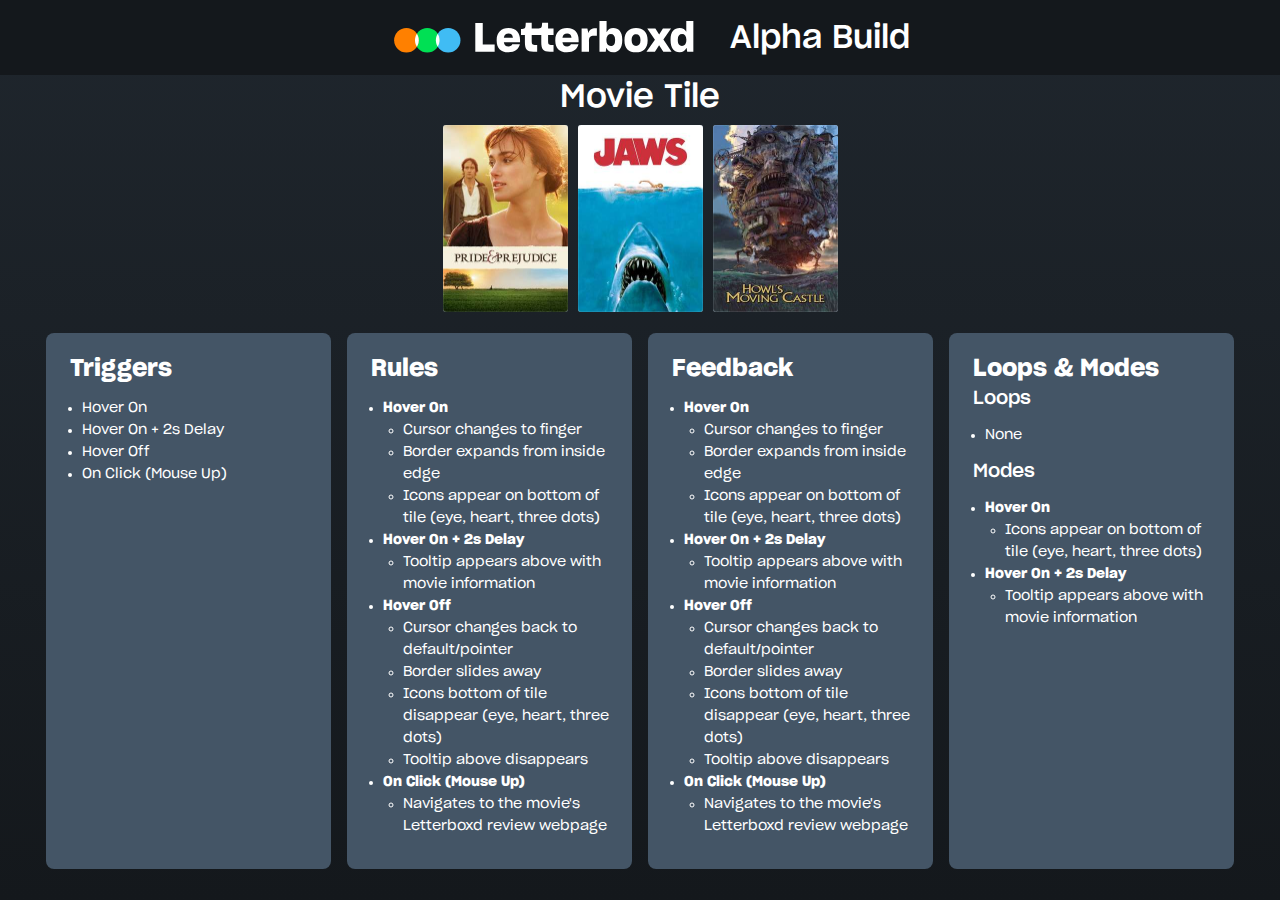
<file: alpha/alpha-build.html>
<!DOCTYPE html>
<html lang="en">
<head>
    <meta charset="UTF-8">
    <meta name="viewport" content="width=device-width, initial-scale=1.0">
    <title>IDM-241 Alpha Build</title>
    <link rel="stylesheet" href="../css/styles.css">
    <link rel="stylesheet" href="../css/microinteraction.css">
</head>
<body>
    <header>
        <img src="../files/logo.svg" alt="">
        <h1>Alpha Build</h1>
    </header>

    <section class="link">
        <h1>Movie Tile</h1>
    </section>


    <section class="alpha-container">
        <div class="alpha">
            <div class="tile">
                <a class="poster" href="https://letterboxd.com/film/pride-prejudice/">
                    <span class="border"></span>
                    <span class="overlay">
                        <span class="icons">
                            <span class="icon view"></span>
                            <span class="icon like"></span>
                            <span class="icon menu"></span>
                        </span>
                    </span>
                </a>
                <img class="poster" src="../files/pride-and-prejudice-poster.jpg" alt="Movie poster from Pride and Prejudice (2005)">
            </div>
            <div class="tooltip">
                <p class="tooltip-text">Pride & Prejudice (2005)</p>
                <span class="tooltip-arrow"></span>
            </div>
        </div>

        <div class="alpha">
            <div class="tile">
                <a class="poster" href="https://letterboxd.com/film/jaws/">
                    <span class="border"></span>
                    <span class="overlay">
                        <span class="icons">
                            <span class="icon view"></span>
                            <span class="icon like"></span>
                            <span class="icon menu"></span>
                        </span>
                    </span>
                </a>
                <img class="poster" src="../files/jaws-poster.jpg" alt="Movie poster from Jaws (1975)">
            </div>
            <div class="tooltip">
                <p class="tooltip-text">Jaws (1975)</p>
                <span class="tooltip-arrow"></span>
            </div>
        </div>

        <div class="alpha">
            <div class="tile">
                <a class="poster" href="https://letterboxd.com/film/howls-moving-castle/">
                    <span class="border"></span>
                    <span class="overlay">
                        <span class="icons">
                            <span class="icon view"></span>
                            <span class="icon like"></span>
                            <span class="icon menu"></span>
                        </span>
                    </span>
                </a>
                <img class="poster" src="../files/howls-moving-castle-poster.jpg" alt="Movie poster from Howl's Moving Castle (2004)">
            </div>
            <div class="tooltip">
                <p class="tooltip-text">Howl's Moving Castle (2004)</p>
                <span class="tooltip-arrow"></span>
            </div>
        </div>
        
        
    </section>

    <section class="description">
        <div>
            <h2>Triggers</h2>
            <ul>
                <li>Hover On</li>
                <li>Hover On + 2s Delay</li>
                <li>Hover Off</li>
                <li>On Click (Mouse Up)</li>
            </ul>
        </div>
        <div>
            <h2>Rules</h2>
            <ul>
                <li><b>Hover On</b>
                    <ul>
                        <li>Cursor changes to finger</li>
                        <li>Border expands from inside edge</li>
                        <li>Icons appear on bottom of tile (eye, heart, three dots)</li>
                    </ul>
                </li>
                <li><b>Hover On + 2s Delay</b>
                    <ul>
                        <li>Tooltip appears above with movie information</li>
                    </ul>
                </li>
                <li><b>Hover Off</b>
                    <ul>
                        <li>Cursor changes back to default/pointer</li>
                        <li>Border slides away</li>
                        <li>Icons bottom of tile disappear (eye, heart, three dots)</li>
                        <li>Tooltip above disappears</li>
                    </ul>
                </li>
                <li><b>On Click (Mouse Up)</b>
                    <ul>
                        <li>Navigates to the movie's Letterboxd review webpage</li>
                    </ul>
                </li>
            </ul>
        </div>
        <div>
            <h2>Feedback</h2>
            <ul>
                <li><b>Hover On</b>
                    <ul>
                        <li>Cursor changes to finger</li>
                        <li>Border expands from inside edge</li>
                        <li>Icons appear on bottom of tile (eye, heart, three dots)</li>
                    </ul>
                </li>
                <li><b>Hover On + 2s Delay</b>
                    <ul>
                        <li>Tooltip appears above with movie information</li>
                    </ul>
                </li>
                <li><b>Hover Off</b>
                    <ul>
                        <li>Cursor changes back to default/pointer</li>
                        <li>Border slides away</li>
                        <li>Icons bottom of tile disappear (eye, heart, three dots)</li>
                        <li>Tooltip above disappears</li>
                    </ul>
                </li>
                <li><b>On Click (Mouse Up)</b>
                    <ul>
                        <li>Navigates to the movie's Letterboxd review webpage</li>
                    </ul>
                </li>
            </ul>
        </div>
        <div>
            <h2>Loops &amp Modes</h2>
                <h3>Loops</h3>
                <ul>
                    <li>None</li>
                </ul>
                <h3>Modes</h3>
                <ul>
                    <li><b>Hover On</b>
                        <ul>
                            <li>Icons appear on bottom of tile (eye, heart, three dots)</li>
                        </ul>
                    </li>
                    <li><b>Hover On + 2s Delay</b>
                        <ul>
                            <li>Tooltip appears above with movie information</li>
                        </ul>
                    </li>
                </ul>
        </div>
    </section>
    
</body>
</html>
</file>
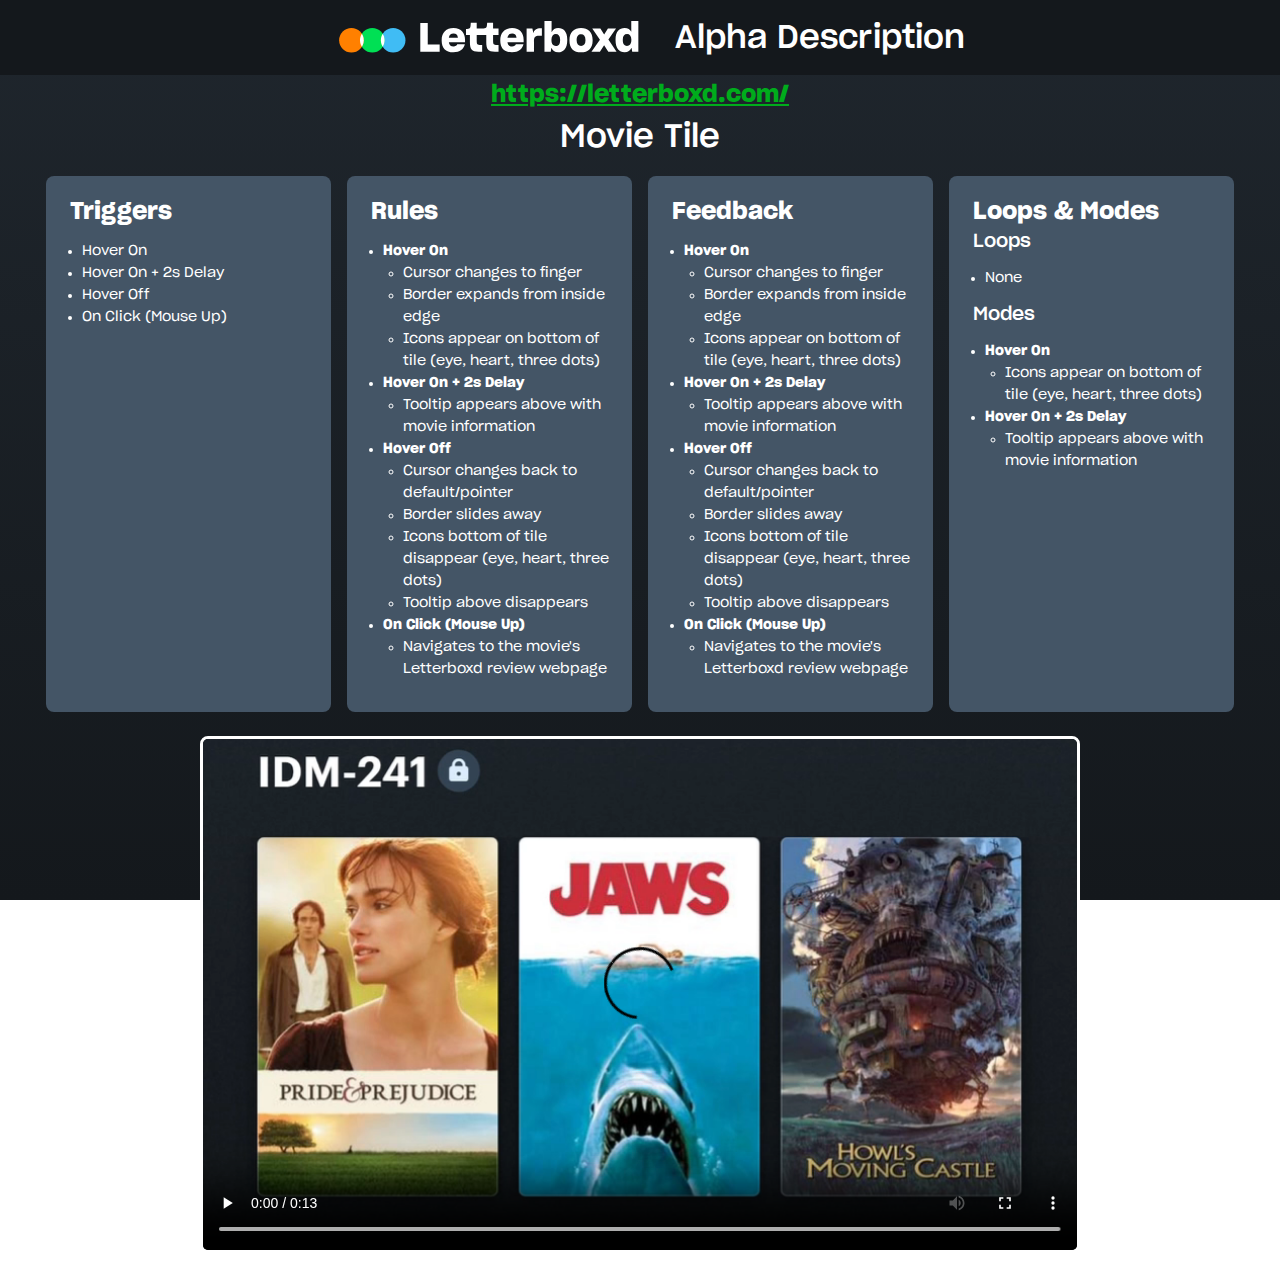
<file: alpha/alpha-description.html>
<!DOCTYPE html>
<html lang="en">
<head>
    <meta charset="UTF-8">
    <meta name="viewport" content="width=device-width, initial-scale=1.0">
    <title>IDM-241 Alpha Description</title>
    <link rel="stylesheet" href="../css/styles.css">
</head>
<body>
    <header>
        <img src="../files/logo.svg" alt="">
        <h1>Alpha Description</h1>
    </header>

    <section class="link">
        <h2><a href="https://letterboxd.com/" target="_blank">https://letterboxd.com/</a></h2>
        <h1>Movie Tile</h1>
    </section>

    <section class="description">
        <div>
            <h2>Triggers</h2>
            <ul>
                <li>Hover On</li>
                <li>Hover On + 2s Delay</li>
                <li>Hover Off</li>
                <li>On Click (Mouse Up)</li>
            </ul>
        </div>
        <div>
            <h2>Rules</h2>
            <ul>
                <li><b>Hover On</b>
                    <ul>
                        <li>Cursor changes to finger</li>
                        <li>Border expands from inside edge</li>
                        <li>Icons appear on bottom of tile (eye, heart, three dots)</li>
                    </ul>
                </li>
                <li><b>Hover On + 2s Delay</b>
                    <ul>
                        <li>Tooltip appears above with movie information</li>
                    </ul>
                </li>
                <li><b>Hover Off</b>
                    <ul>
                        <li>Cursor changes back to default/pointer</li>
                        <li>Border slides away</li>
                        <li>Icons bottom of tile disappear (eye, heart, three dots)</li>
                        <li>Tooltip above disappears</li>
                    </ul>
                </li>
                <li><b>On Click (Mouse Up)</b>
                    <ul>
                        <li>Navigates to the movie's Letterboxd review webpage</li>
                    </ul>
                </li>
            </ul>
        </div>
        <div>
            <h2>Feedback</h2>
            <ul>
                <li><b>Hover On</b>
                    <ul>
                        <li>Cursor changes to finger</li>
                        <li>Border expands from inside edge</li>
                        <li>Icons appear on bottom of tile (eye, heart, three dots)</li>
                    </ul>
                </li>
                <li><b>Hover On + 2s Delay</b>
                    <ul>
                        <li>Tooltip appears above with movie information</li>
                    </ul>
                </li>
                <li><b>Hover Off</b>
                    <ul>
                        <li>Cursor changes back to default/pointer</li>
                        <li>Border slides away</li>
                        <li>Icons bottom of tile disappear (eye, heart, three dots)</li>
                        <li>Tooltip above disappears</li>
                    </ul>
                </li>
                <li><b>On Click (Mouse Up)</b>
                    <ul>
                        <li>Navigates to the movie's Letterboxd review webpage</li>
                    </ul>
                </li>
            </ul>
        </div>
        <div>
            <h2>Loops &amp Modes</h2>
                <h3>Loops</h3>
                <ul>
                    <li>None</li>
                </ul>
                <h3>Modes</h3>
                <ul>
                    <li><b>Hover On</b>
                        <ul>
                            <li>Icons appear on bottom of tile (eye, heart, three dots)</li>
                        </ul>
                    </li>
                    <li><b>Hover On + 2s Delay</b>
                        <ul>
                            <li>Tooltip appears above with movie information</li>
                        </ul>
                    </li>
                </ul>
        </div>
    </section>

    <section class="video">
        <video controls>
            <source src="../files/IDM241-interaction_video.mp4" type="video/mp4">
        </video>
    </section>
    

</body>
</html>
</file>
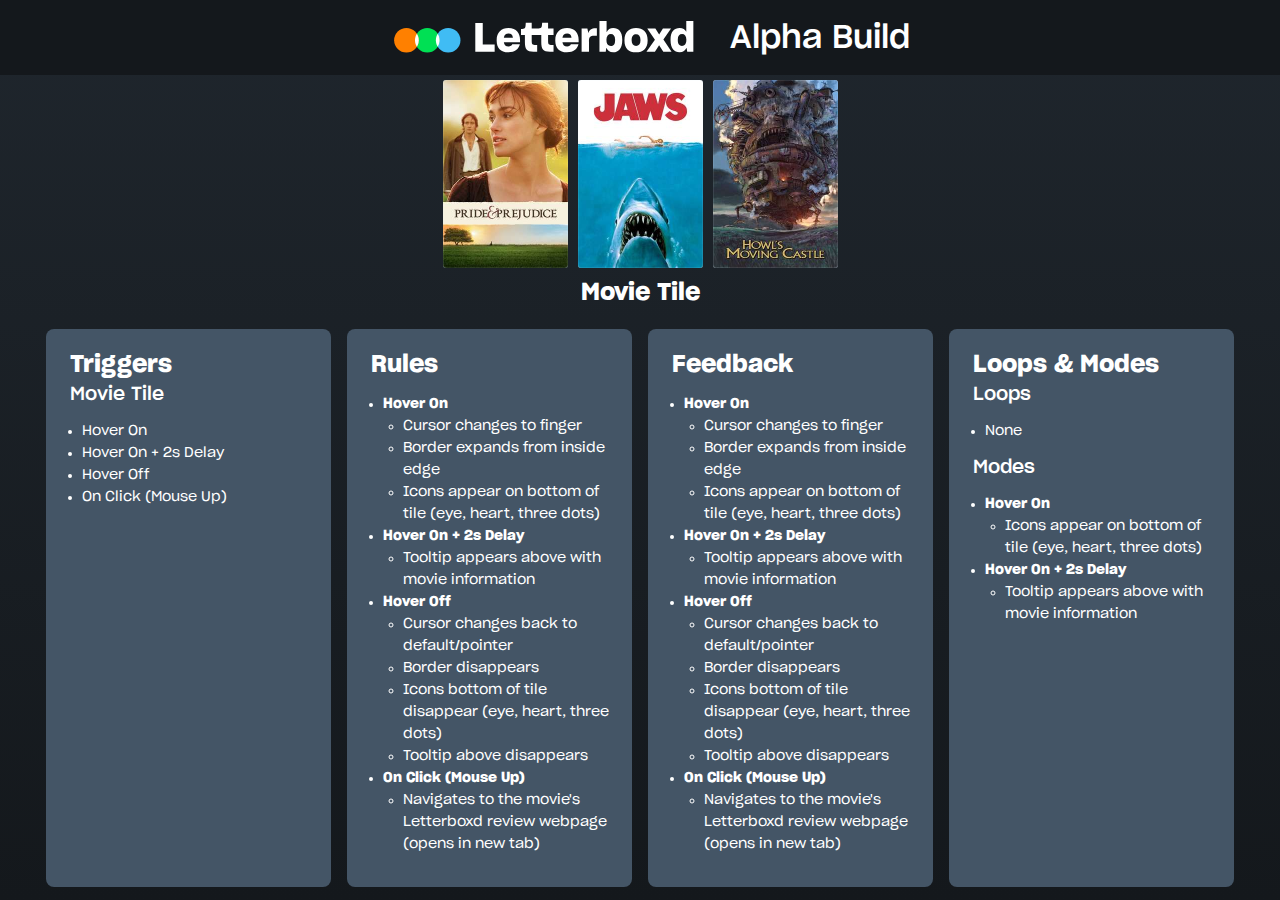
<file: alpha/build.html>
<!DOCTYPE html>
<html lang="en">
<head>
    <meta charset="UTF-8">
    <meta name="viewport" content="width=device-width, initial-scale=1.0">
    <title>IDM-241 Alpha Build</title>
    <link rel="stylesheet" href="../css/alpha_styles.css">
    <link rel="stylesheet" href="../css/alpha_microinteraction.css">
</head>
<body>
    <header>
        <img src="../files/logo.svg" alt="">
        <h1>Alpha Build</h1>
    </header>


    <section class="alpha-container">
        <div class="alpha">
            <div class="tile">
                <a class="poster" target="_blank" href="https://letterboxd.com/film/pride-prejudice/">
                    <span class="border"></span>
                    <span class="overlay">
                        <span class="icons">
                            <span class="icon view"></span>
                            <span class="icon like"></span>
                            <span class="icon menu"></span>
                        </span>
                    </span>
                </a>
                <img class="poster" src="../files/pride-and-prejudice-poster.jpg" alt="Movie poster from Pride and Prejudice (2005)">
            </div>
            <div class="tooltip">
                <p class="tooltip-text">Pride &amp; Prejudice (2005)</p>
                <span class="tooltip-arrow"></span>
            </div>
        </div>

        <div class="alpha">
            <div class="tile">
                <a class="poster" target="_blank" href="https://letterboxd.com/film/jaws/">
                    <span class="border"></span>
                    <span class="overlay">
                        <span class="icons">
                            <span class="icon view"></span>
                            <span class="icon like"></span>
                            <span class="icon menu"></span>
                        </span>
                    </span>
                </a>
                <img class="poster" src="../files/jaws-poster.jpg" alt="Movie poster from Jaws (1975)">
            </div>
            <div class="tooltip">
                <p class="tooltip-text">Jaws (1975)</p>
                <span class="tooltip-arrow"></span>
            </div>
        </div>

        <div class="alpha">
            <div class="tile">
                <a class="poster" target="_blank" href="https://letterboxd.com/film/howls-moving-castle/">
                    <span class="border"></span>
                    <span class="overlay">
                        <span class="icons">
                            <span class="icon view"></span>
                            <span class="icon like"></span>
                            <span class="icon menu"></span>
                        </span>
                    </span>
                </a>
                <img class="poster" src="../files/howls-moving-castle-poster.jpg" alt="Movie poster from Howl's Moving Castle (2004)">
            </div>
            <div class="tooltip">
                <p class="tooltip-text">Howl's Moving Castle (2004)</p>
                <span class="tooltip-arrow"></span>
            </div>
        </div>
        
        
    </section>

    <section class="link">
        <h2>Movie Tile</h2>
    </section>

    <section class="description">
        <div>
            <h2>Triggers</h2>
            <h3>Movie Tile</h3>
            <ul>
                <li>Hover On</li>
                <li>Hover On + 2s Delay</li>
                <li>Hover Off</li>
                <li>On Click (Mouse Up)</li>
            </ul>
        </div>
        <div>
            <h2>Rules</h2>
            <ul>
                <li><b>Hover On</b>
                    <ul>
                        <li>Cursor changes to finger</li>
                        <li>Border expands from inside edge</li>
                        <li>Icons appear on bottom of tile (eye, heart, three dots)</li>
                    </ul>
                </li>
                <li><b>Hover On + 2s Delay</b>
                    <ul>
                        <li>Tooltip appears above with movie information</li>
                    </ul>
                </li>
                <li><b>Hover Off</b>
                    <ul>
                        <li>Cursor changes back to default/pointer</li>
                        <li>Border disappears</li>
                        <li>Icons bottom of tile disappear (eye, heart, three dots)</li>
                        <li>Tooltip above disappears</li>
                    </ul>
                </li>
                <li><b>On Click (Mouse Up)</b>
                    <ul>
                        <li>Navigates to the movie's Letterboxd review webpage (opens in new tab)</li>
                    </ul>
                </li>
            </ul>
        </div>
        <div>
            <h2>Feedback</h2>
            <ul>
                <li><b>Hover On</b>
                    <ul>
                        <li>Cursor changes to finger</li>
                        <li>Border expands from inside edge</li>
                        <li>Icons appear on bottom of tile (eye, heart, three dots)</li>
                    </ul>
                </li>
                <li><b>Hover On + 2s Delay</b>
                    <ul>
                        <li>Tooltip appears above with movie information</li>
                    </ul>
                </li>
                <li><b>Hover Off</b>
                    <ul>
                        <li>Cursor changes back to default/pointer</li>
                        <li>Border disappears</li>
                        <li>Icons bottom of tile disappear (eye, heart, three dots)</li>
                        <li>Tooltip above disappears</li>
                    </ul>
                </li>
                <li><b>On Click (Mouse Up)</b>
                    <ul>
                        <li>Navigates to the movie's Letterboxd review webpage (opens in new tab)</li>
                    </ul>
                </li>
            </ul>
        </div>
        <div>
            <h2>Loops &amp Modes</h2>
                <h3>Loops</h3>
                <ul>
                    <li>None</li>
                </ul>
                <h3>Modes</h3>
                <ul>
                    <li><b>Hover On</b>
                        <ul>
                            <li>Icons appear on bottom of tile (eye, heart, three dots)</li>
                        </ul>
                    </li>
                    <li><b>Hover On + 2s Delay</b>
                        <ul>
                            <li>Tooltip appears above with movie information</li>
                        </ul>
                    </li>
                </ul>
        </div>
    </section>
    
</body>
</html>
</file>
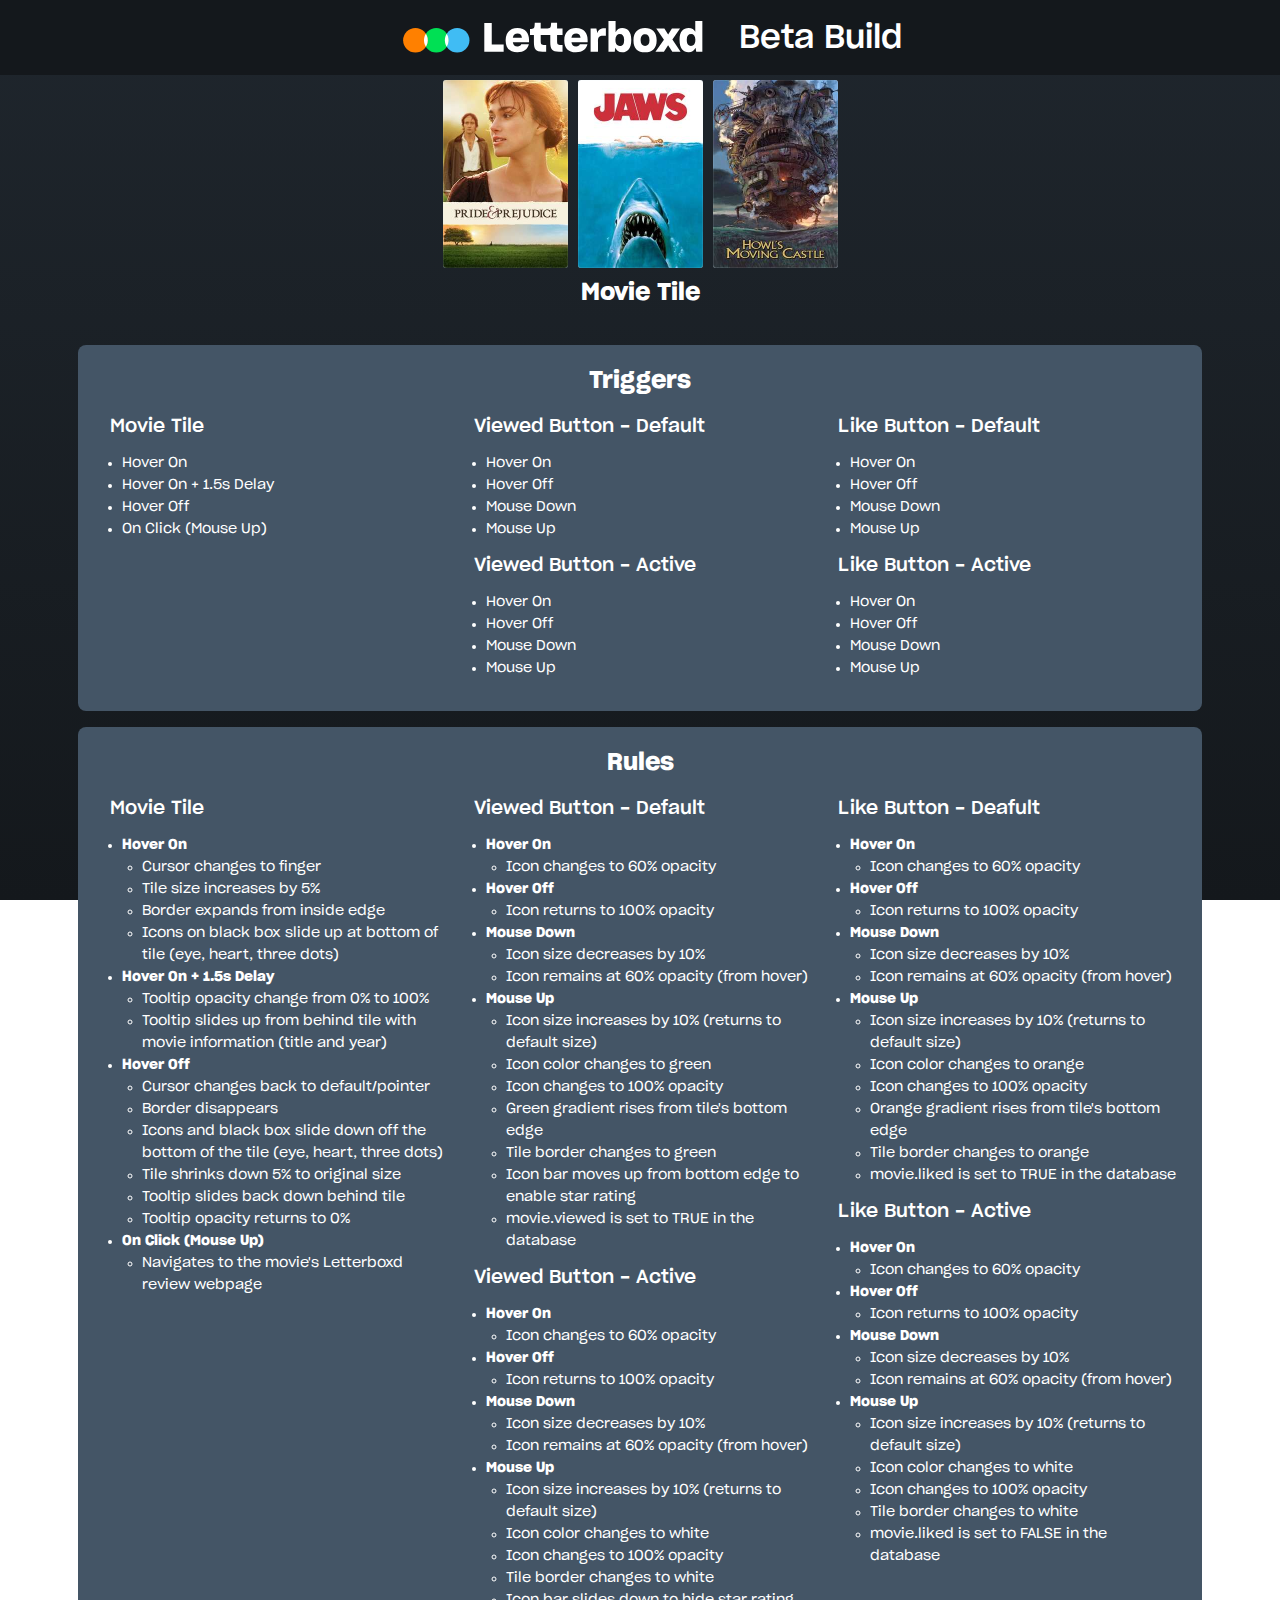
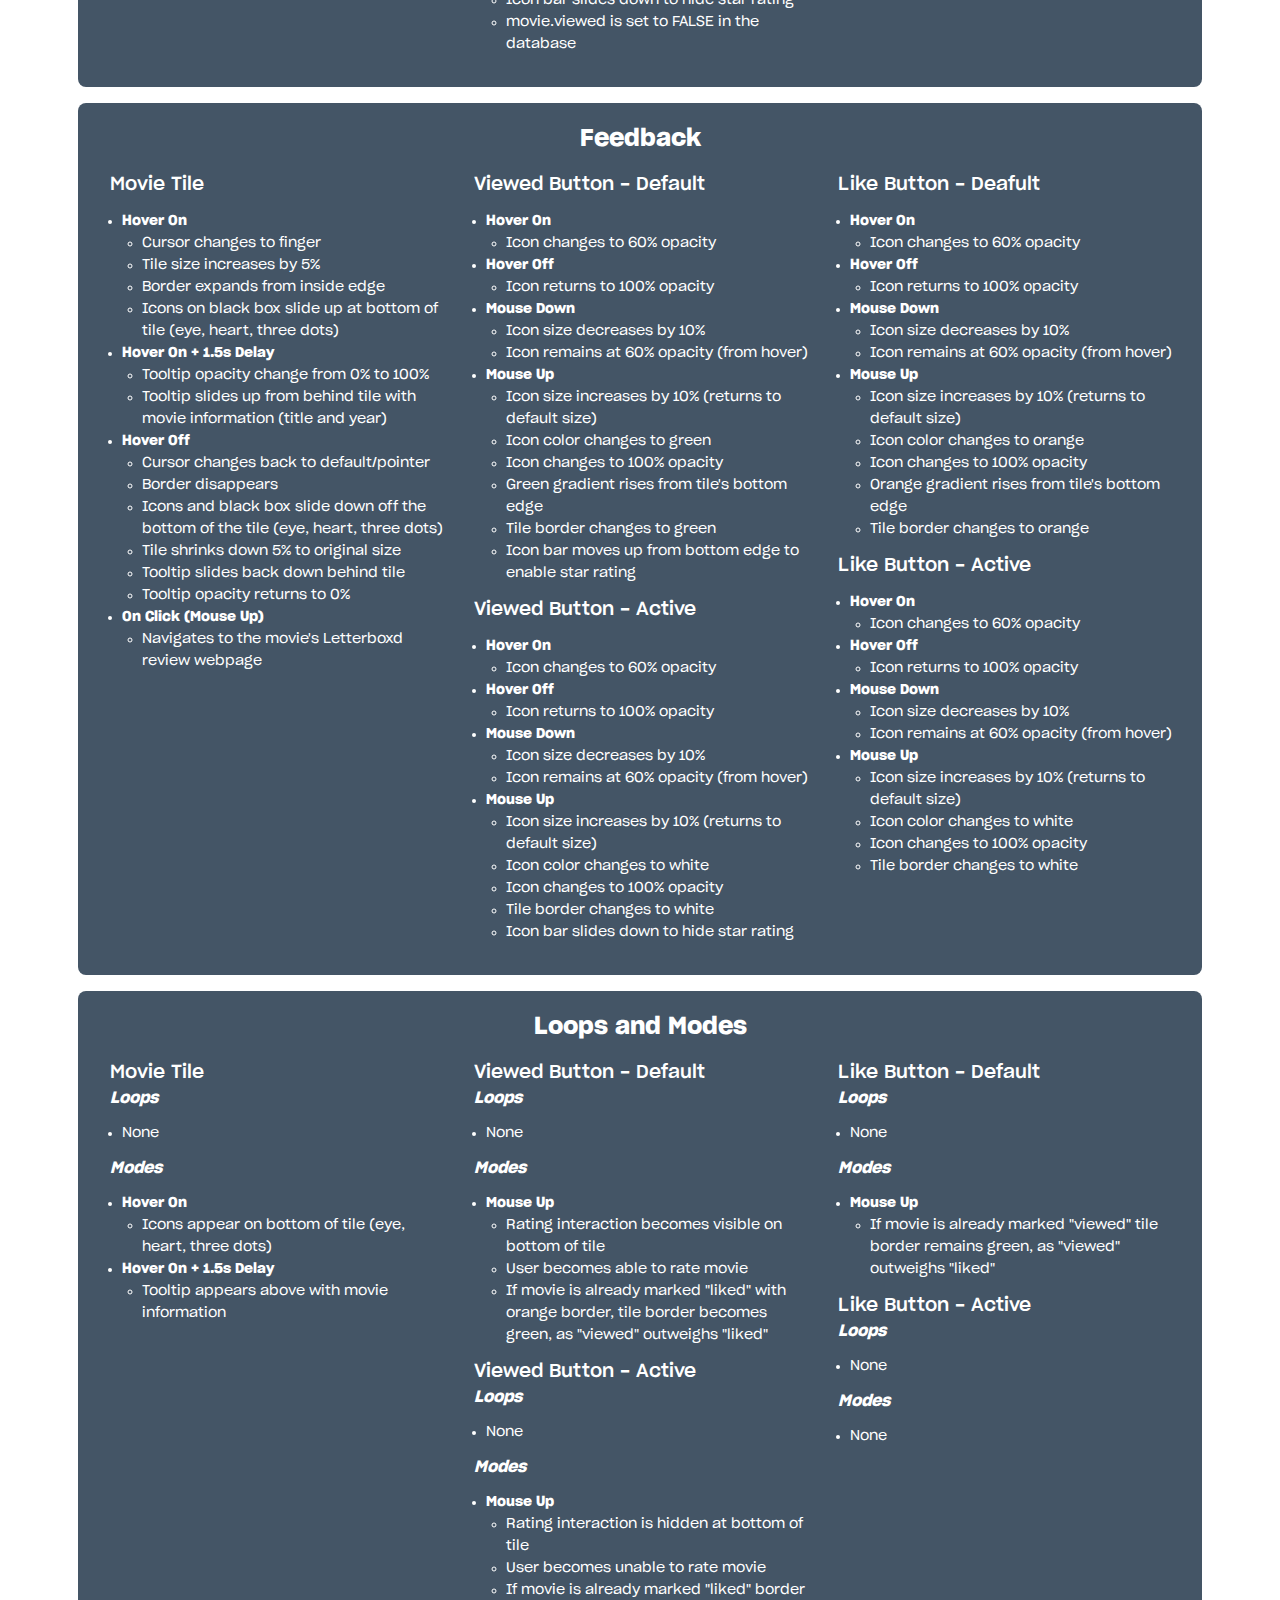
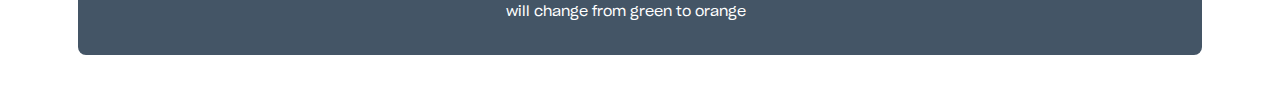
<file: beta/build.html>
<!DOCTYPE html>
<html lang="en">
<head>
    <meta charset="UTF-8">
    <meta name="viewport" content="width=device-width, initial-scale=1.0">
    <title>IDM-241 Beta Build</title>
    <link rel="stylesheet" href="../css/beta_styles.css">
    <link rel="stylesheet" href="../css/beta_microinteraction.css">
</head>
<body>
    <header>
        <img src="../files/logo.svg" alt="">
        <h1>Beta Build</h1>
    </header>


    <section class="beta-container">
        <div id="pride-and-prejudice" class="beta">
            <div class="tile">
                <div class="poster">
                    <span class="border">
                        <a class="movie-link" target="_blank" href="https://letterboxd.com/film/pride-prejudice/"></a>
                        <span class="gradient-fade"></span>
                        <span class="overlay">
                            <span class="icons">
                                <img class="icon view view-default" src="../files/view-icon.svg" alt="">
                                <img class="icon like like-default" src="../files/like-icon.svg" alt="">
                                <img class="icon menu" src="../files/menu-icon.svg" alt="">
                            </span>
                            <span class="stars">
                                <img class="star" src="../files/star.svg" alt="">
                                <img class="star" src="../files/star.svg" alt="">
                                <img class="star" src="../files/star.svg" alt="">
                                <img class="star" src="../files/star.svg" alt="">
                                <img class="star" src="../files/star.svg" alt="">
                            </span>
                        </span>
                    </span>
                </div>
                <img class="poster" src="../files/pride-and-prejudice-poster.jpg" alt="Movie poster from Pride & Prejudice (2005)">
            </div>
            <div class="tooltip">
                <p class="tooltip-text">Pride &amp; Prejudice (2005)</p>
                <span class="tooltip-arrow"></span>
            </div>
        </div>

        <div id="jaws" class="beta">
            <div class="tile">
                <div class="poster">
                    <span class="border">
                        <a class="movie-link" target="_blank" href="https://letterboxd.com/film/jaws/"></a>
                        <span class="gradient-fade"></span>
                        <span class="overlay">
                            <span class="icons">
                                <img class="icon view view-default" src="../files/view-icon.svg" alt="">
                                <img class="icon like like-default" src="../files/like-icon.svg" alt="">
                                <img class="icon menu" src="../files/menu-icon.svg" alt="">
                            </span>
                            <span class="stars">
                                <img class="star" src="../files/star.svg" alt="">
                                <img class="star" src="../files/star.svg" alt="">
                                <img class="star" src="../files/star.svg" alt="">
                                <img class="star" src="../files/star.svg" alt="">
                                <img class="star" src="../files/star.svg" alt="">
                            </span>
                        </span>
                    </span>
                </div>
                <img class="poster" src="../files/jaws-poster.jpg" alt="Movie poster from Jaws (1975)">
            </div>
            <div class="tooltip">
                <p class="tooltip-text">Jaws (1975)</p>
                <span class="tooltip-arrow"></span>
            </div>
        </div>

        <div id="howls-moving-castle" class="beta">
            <div class="tile">
                <div class="poster">
                    <span class="border">
                        <a class="movie-link" target="_blank" href="https://letterboxd.com/film/howls-moving-castle/"></a>
                        <span class="gradient-fade"></span>
                        <span class="overlay">
                            <span class="icons">
                                <img class="icon view view-default" src="../files/view-icon.svg" alt="">
                                <img class="icon like like-default" src="../files/like-icon.svg" alt="">
                                <img class="icon menu" src="../files/menu-icon.svg" alt="">
                            </span>
                            <span class="stars">
                                <img class="star" src="../files/star.svg" alt="">
                                <img class="star" src="../files/star.svg" alt="">
                                <img class="star" src="../files/star.svg" alt="">
                                <img class="star" src="../files/star.svg" alt="">
                                <img class="star" src="../files/star.svg" alt="">
                            </span>
                        </span>
                    </span>
                </div>
                <img class="poster" src="../files/howls-moving-castle-poster.jpg" alt="Movie poster from Howl's Moving Castle (2004)">
            </div>
            <div class="tooltip">
                <p class="tooltip-text">Howl's Moving Castle (2004)</p>
                <span class="tooltip-arrow"></span>
            </div>
        </div>
        
    </section>

    <section class="link">
        <h2>Movie Tile</h2>
    </section>

    <section class="description">
        <div>
            <div>
                <h2>Triggers</h2>
                <div>
                    <div>
                        <h3>Movie Tile</h3>
                        <ul>
                            <li>Hover On</li>
                            <li>Hover On + 1.5s Delay</li>
                            <li>Hover Off</li>
                            <li>On Click (Mouse Up)</li>
                        </ul>
                    </div>
                    <div>
                        <div>
                            <h3>Viewed Button - Default</h3>
                            <ul>
                                <li>Hover On</li>
                                <li>Hover Off</li>
                                <li>Mouse Down</li>
                                <li>Mouse Up</li>
                            </ul>
                        </div>
                        <div>
                            <h3>Viewed Button - Active</h3>
                            <ul>
                                <li>Hover On</li>
                                <li>Hover Off</li>
                                <li>Mouse Down</li>
                                <li>Mouse Up</li>
                            </ul>
                        </div>
                        
                    </div>
                    <div> 
                        <div>
                            <h3>Like Button - Default</h3>
                            <ul>
                                <li>Hover On</li>
                                <li>Hover Off</li>
                                <li>Mouse Down</li>
                                <li>Mouse Up</li>
                            </ul>
                        </div>
                        <div>
                            <h3>Like Button - Active</h3>
                            <ul>
                                <li>Hover On</li>
                                <li>Hover Off</li>
                                <li>Mouse Down</li>
                                <li>Mouse Up</li>
                            </ul>
                        </div>
                    </div>
                </div>
                
            </div>
            <div>
                <h2>Rules</h2>
                <div>
                    <div>
                        <h3>Movie Tile</h3>
                        <ul>
                            <li><b>Hover On</b>
                                <ul>
                                    <li>Cursor changes to finger</li>
                                    <li>Tile size increases by 5%</li>
                                    <li>Border expands from inside edge</li>
                                    <li>Icons on black box slide up at bottom of tile (eye, heart, three dots)</li>
                                </ul>
                            </li>
                            <li><b>Hover On + 1.5s Delay</b>
                                <ul>
                                    <li>Tooltip opacity change from 0% to 100%</li>
                                    <li>Tooltip slides up from behind tile with movie information (title and year)</li>
                                </ul>
                            </li>
                            <li><b>Hover Off</b>
                                <ul>
                                    <li>Cursor changes back to default/pointer</li>
                                    <li>Border disappears</li>
                                    <li>Icons and black box slide down off the bottom of the tile (eye, heart, three dots)</li>
                                    <li>Tile shrinks down 5% to original size</li>
                                    <li>Tooltip slides back down behind tile</li>
                                    <li>Tooltip opacity returns to 0%</li>
                                </ul>
                            </li>
                            <li><b>On Click (Mouse Up)</b>
                                <ul>
                                    <li>Navigates to the movie's Letterboxd review webpage</li>
                                </ul>
                            </li>
                        </ul>
                    </div>
                    <div>
                        <div>
                            <h3>Viewed Button - Default</h3>
                            <div>
                                <ul>
                                    <li><b>Hover On</b>
                                        <ul>
                                            <li>Icon changes to 60% opacity</li>
                                        </ul>
                                    </li>
                                    <li><b>Hover Off</b>
                                        <ul>
                                            <li>Icon returns to 100% opacity</li>
                                        </ul>
                                    </li>
                                    <li><b>Mouse Down</b>
                                        <ul>
                                            <li>Icon size decreases by 10%</li>
                                            <li>Icon remains at 60% opacity (from hover)</li>
                                        </ul>
                                    </li>
                                    <li><b>Mouse Up</b>
                                        <ul>
                                            <li>Icon size increases by 10% (returns to default size)</li>
                                            <li>Icon color changes to green</li>
                                            <li>Icon changes to 100% opacity</li>
                                            <li>Green gradient rises from tile's bottom edge</li>
                                            <li>Tile border changes to green</li>
                                            <li>Icon bar moves up from bottom edge to enable star rating</li>
                                            <li>movie.viewed is set to TRUE in the database</li>
                                        </ul>
                                    </li>
                                </ul>
                            </div>
                        </div>
                        <div>
                            <h3>Viewed Button - Active</h3>
                            <div>
                                <ul>
                                    <li><b>Hover On</b>
                                        <ul>
                                            <li>Icon changes to 60% opacity</li>
                                        </ul>
                                    </li>
                                    <li><b>Hover Off</b>
                                        <ul>
                                            <li>Icon returns to 100% opacity</li>
                                        </ul>
                                    </li>
                                    <li><b>Mouse Down</b>
                                        <ul>
                                            <li>Icon size decreases by 10%</li>
                                            <li>Icon remains at 60% opacity (from hover)</li>
                                        </ul>
                                    </li>
                                    <li><b>Mouse Up</b>
                                        <ul>
                                            <li>Icon size increases by 10% (returns to default size)</li>
                                            <li>Icon color changes to white</li>
                                            <li>Icon changes to 100% opacity</li>
                                            <li>Tile border changes to white</li>
                                            <li>Icon bar slides down to hide star rating</li>
                                            <li>movie.viewed is set to FALSE in the database</li>
                                        </ul>
                                    </li>
                                </ul>
                            </div>
                        </div>
                        
                    </div>
                    <div>
                        <div>
                            <h3>Like Button - Deafult</h3>
                            <div>
                                <ul>
                                    <li><b>Hover On</b>
                                        <ul>
                                            <li>Icon changes to 60% opacity</li>
                                        </ul>
                                    </li>
                                    <li><b>Hover Off</b>
                                        <ul>
                                            <li>Icon returns to 100% opacity</li>
                                        </ul>
                                    </li>
                                    <li><b>Mouse Down</b>
                                        <ul>
                                            <li>Icon size decreases by 10%</li>
                                            <li>Icon remains at 60% opacity (from hover)</li>
                                        </ul>
                                    </li>
                                    <li><b>Mouse Up</b>
                                        <ul>
                                            <li>Icon size increases by 10% (returns to default size)</li>
                                            <li>Icon color changes to orange</li>
                                            <li>Icon changes to 100% opacity</li>
                                            <li>Orange gradient rises from tile's bottom edge</li>
                                            <li>Tile border changes to orange</li>
                                            <li>movie.liked is set to TRUE in the database</li>
                                        </ul>
                                    </li>
                                </ul>
                            </div>
                        </div>
                        <div>
                            <h3>Like Button - Active</h3>
                            <div>
                                <ul>
                                    <li><b>Hover On</b>
                                        <ul>
                                            <li>Icon changes to 60% opacity</li>
                                        </ul>
                                    </li>
                                    <li><b>Hover Off</b>
                                        <ul>
                                            <li>Icon returns to 100% opacity</li>
                                        </ul>
                                    </li>
                                    <li><b>Mouse Down</b>
                                        <ul>
                                            <li>Icon size decreases by 10%</li>
                                            <li>Icon remains at 60% opacity (from hover)</li>
                                        </ul>
                                    </li>
                                    <li><b>Mouse Up</b>
                                        <ul>
                                            <li>Icon size increases by 10% (returns to default size)</li>
                                            <li>Icon color changes to white</li>
                                            <li>Icon changes to 100% opacity</li>
                                            <li>Tile border changes to white</li>
                                            <li>movie.liked is set to FALSE in the database</li>
                                        </ul>
                                    </li>
                                </ul>
                            </div>
                        </div>
                        
                    </div>
                </div>
            </div>
            <div>
                <h2>Feedback</h2>
                <div>
                    <div>
                        <h3>Movie Tile</h3>
                        <ul>
                            <li><b>Hover On</b>
                                <ul>
                                    <li>Cursor changes to finger</li>
                                    <li>Tile size increases by 5%</li>
                                    <li>Border expands from inside edge</li>
                                    <li>Icons on black box slide up at bottom of tile (eye, heart, three dots)</li>
                                </ul>
                            </li>
                            <li><b>Hover On + 1.5s Delay</b>
                                <ul>
                                    <li>Tooltip opacity change from 0% to 100%</li>
                                    <li>Tooltip slides up from behind tile with movie information (title and year)</li>
                                </ul>
                            </li>
                            <li><b>Hover Off</b>
                                <ul>
                                    <li>Cursor changes back to default/pointer</li>
                                    <li>Border disappears</li>
                                    <li>Icons and black box slide down off the bottom of the tile (eye, heart, three dots)</li>
                                    <li>Tile shrinks down 5% to original size</li>
                                    <li>Tooltip slides back down behind tile</li>
                                    <li>Tooltip opacity returns to 0%</li>
                                </ul>
                            </li>
                            <li><b>On Click (Mouse Up)</b>
                                <ul>
                                    <li>Navigates to the movie's Letterboxd review webpage</li>
                                </ul>
                            </li>
                        </ul>
                    </div>
                    <div>
                        <div>
                            <h3>Viewed Button - Default</h3>
                            <div>
                                <ul>
                                    <li><b>Hover On</b>
                                        <ul>
                                            <li>Icon changes to 60% opacity</li>
                                        </ul>
                                    </li>
                                    <li><b>Hover Off</b>
                                        <ul>
                                            <li>Icon returns to 100% opacity</li>
                                        </ul>
                                    </li>
                                    <li><b>Mouse Down</b>
                                        <ul>
                                            <li>Icon size decreases by 10%</li>
                                            <li>Icon remains at 60% opacity (from hover)</li>
                                        </ul>
                                    </li>
                                    <li><b>Mouse Up</b>
                                        <ul>
                                            <li>Icon size increases by 10% (returns to default size)</li>
                                            <li>Icon color changes to green</li>
                                            <li>Icon changes to 100% opacity</li>
                                            <li>Green gradient rises from tile's bottom edge</li>
                                            <li>Tile border changes to green</li>
                                            <li>Icon bar moves up from bottom edge to enable star rating</li>
                                        </ul>
                                    </li>
                                </ul>
                            </div>
                        </div>
                        <div>
                            <h3>Viewed Button - Active</h3>
                            <div>
                                <ul>
                                    <li><b>Hover On</b>
                                        <ul>
                                            <li>Icon changes to 60% opacity</li>
                                        </ul>
                                    </li>
                                    <li><b>Hover Off</b>
                                        <ul>
                                            <li>Icon returns to 100% opacity</li>
                                        </ul>
                                    </li>
                                    <li><b>Mouse Down</b>
                                        <ul>
                                            <li>Icon size decreases by 10%</li>
                                            <li>Icon remains at 60% opacity (from hover)</li>
                                        </ul>
                                    </li>
                                    <li><b>Mouse Up</b>
                                        <ul>
                                            <li>Icon size increases by 10% (returns to default size)</li>
                                            <li>Icon color changes to white</li>
                                            <li>Icon changes to 100% opacity</li>
                                            <li>Tile border changes to white</li>
                                            <li>Icon bar slides down to hide star rating</li>
                                        </ul>
                                    </li>
                                </ul>
                            </div>
                        </div>
                        
                    </div>
                    <div>
                        <div>
                            <h3>Like Button - Deafult</h3>
                            <div>
                                <ul>
                                    <li><b>Hover On</b>
                                        <ul>
                                            <li>Icon changes to 60% opacity</li>
                                        </ul>
                                    </li>
                                    <li><b>Hover Off</b>
                                        <ul>
                                            <li>Icon returns to 100% opacity</li>
                                        </ul>
                                    </li>
                                    <li><b>Mouse Down</b>
                                        <ul>
                                            <li>Icon size decreases by 10%</li>
                                            <li>Icon remains at 60% opacity (from hover)</li>
                                        </ul>
                                    </li>
                                    <li><b>Mouse Up</b>
                                        <ul>
                                            <li>Icon size increases by 10% (returns to default size)</li>
                                            <li>Icon color changes to orange</li>
                                            <li>Icon changes to 100% opacity</li>
                                            <li>Orange gradient rises from tile's bottom edge</li>
                                            <li>Tile border changes to orange</li>
                                        </ul>
                                    </li>
                                </ul>
                            </div>
                        </div>
                        <div>
                            <h3>Like Button - Active</h3>
                            <div>
                                <ul>
                                    <li><b>Hover On</b>
                                        <ul>
                                            <li>Icon changes to 60% opacity</li>
                                        </ul>
                                    </li>
                                    <li><b>Hover Off</b>
                                        <ul>
                                            <li>Icon returns to 100% opacity</li>
                                        </ul>
                                    </li>
                                    <li><b>Mouse Down</b>
                                        <ul>
                                            <li>Icon size decreases by 10%</li>
                                            <li>Icon remains at 60% opacity (from hover)</li>
                                        </ul>
                                    </li>
                                    <li><b>Mouse Up</b>
                                        <ul>
                                            <li>Icon size increases by 10% (returns to default size)</li>
                                            <li>Icon color changes to white</li>
                                            <li>Icon changes to 100% opacity</li>
                                            <li>Tile border changes to white</li>
                                        </ul>
                                    </li>
                                </ul>
                            </div>
                        </div>
                        
                    </div>
                </div>
            </div>

            <div>
                <h2>Loops and Modes</h2>
                <div>
                    <div>
                        <h3>Movie Tile</h3>
                        <h4>Loops</h4>
                        <ul>
                            <li>None</li>
                        </ul>
                        <h4>Modes</h4>
                        <ul>
                            <li><b>Hover On</b>
                                <ul>
                                    <li>Icons appear on bottom of tile (eye, heart, three dots)</li>
                                </ul>
                            </li>
                            <li><b>Hover On + 1.5s Delay</b>
                                <ul>
                                    <li>Tooltip appears above with movie information</li>
                                </ul>
                            </li>
                            
                        </ul>
                    </div>
                    <div>
                        <div>
                            <div>
                                <h3>Viewed Button - Default</h3>
                                <h4>Loops</h4>
                                <ul>
                                    <li>None</li>
                                </ul>
                                <h4>Modes</h4>
                                <ul>
                                    <li><b>Mouse Up</b>
                                        <ul>
                                            <li>Rating interaction becomes visible on bottom of tile</li>
                                            <li>User becomes able to rate movie</li>
                                            <li>If movie is already marked "liked" with orange border, tile border becomes green, as "viewed" outweighs "liked"</li>
                                        </ul>
                                    </li>
                                </ul>
                            </div>
                            <div>
                                <h3>Viewed Button - Active</h3>
                                <h4>Loops</h4>
                                <ul>
                                    <li>None</li>
                                </ul>
                                <h4>Modes</h4>
                                <ul>
                                    <li><b>Mouse Up</b>
                                        <ul>
                                            <li>Rating interaction is hidden at bottom of tile</li>
                                            <li>User becomes unable to rate movie</li>
                                            <li>If movie is already marked "liked" border will change from green to orange</li>
                                        </ul>
                                    </li>
                                </ul>
                            </div>
                        </div>
                    </div>
                    <div>
                        <div>
                            <div>
                                <h3>Like Button - Default</h3>
                                <h4>Loops</h4>
                                <ul>
                                    <li>None</li>
                                </ul>
                                <h4>Modes</h4>
                                <ul>
                                    <li><b>Mouse Up</b>
                                        <ul>
                                            <li>If movie is already marked "viewed" tile border remains green, as "viewed" outweighs "liked"</li>
                                        </ul>
                                    </li>
                                </ul>
                            </div>
                            <div>
                                <h3>Like Button - Active</h3>
                                <h4>Loops</h4>
                                <ul>
                                    <li>None</li>
                                </ul>
                                <h4>Modes</h4>
                                <ul>
                                    <li>None</li>
                                </ul>
                            </div>
                        </div>
                    </div>
                </div>
            </div>
        </div>  
    </section>
    
    <script src="../js/beta-build.js"></script>
</body>
</html>
</file>
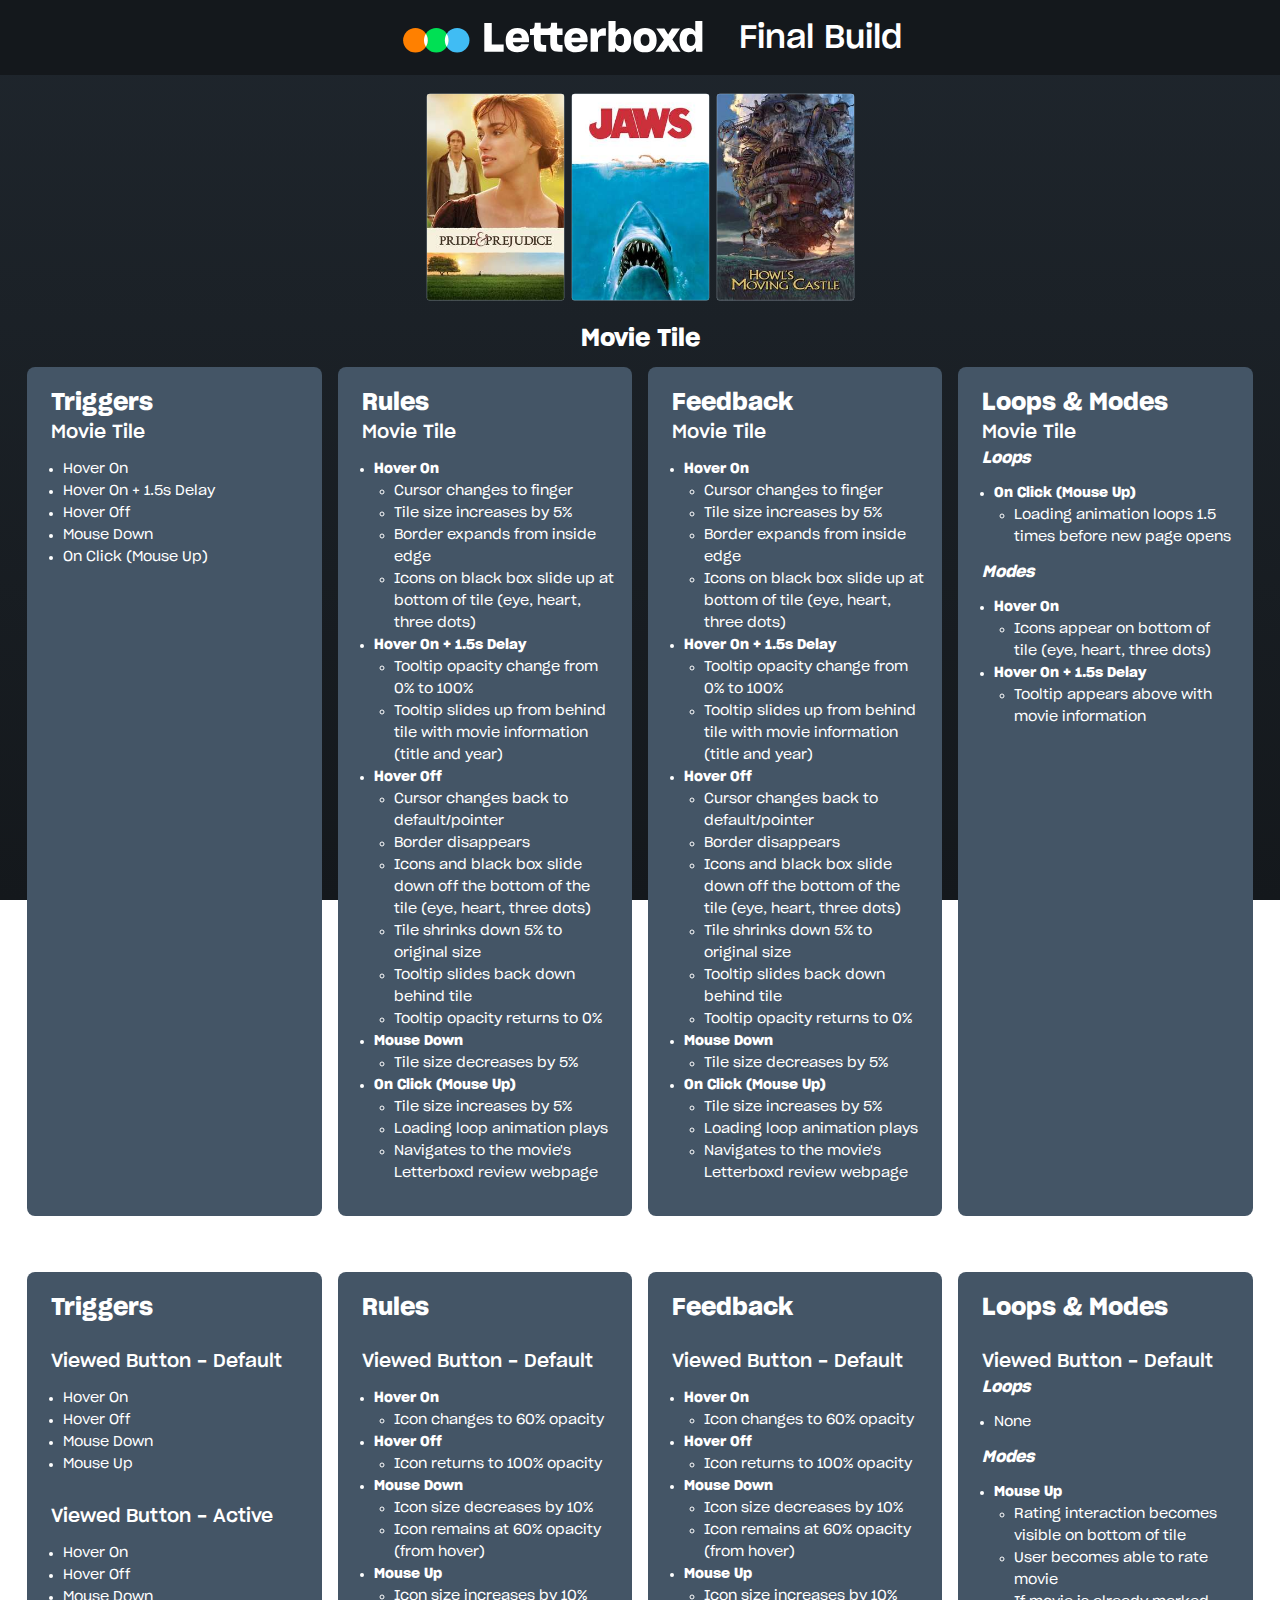
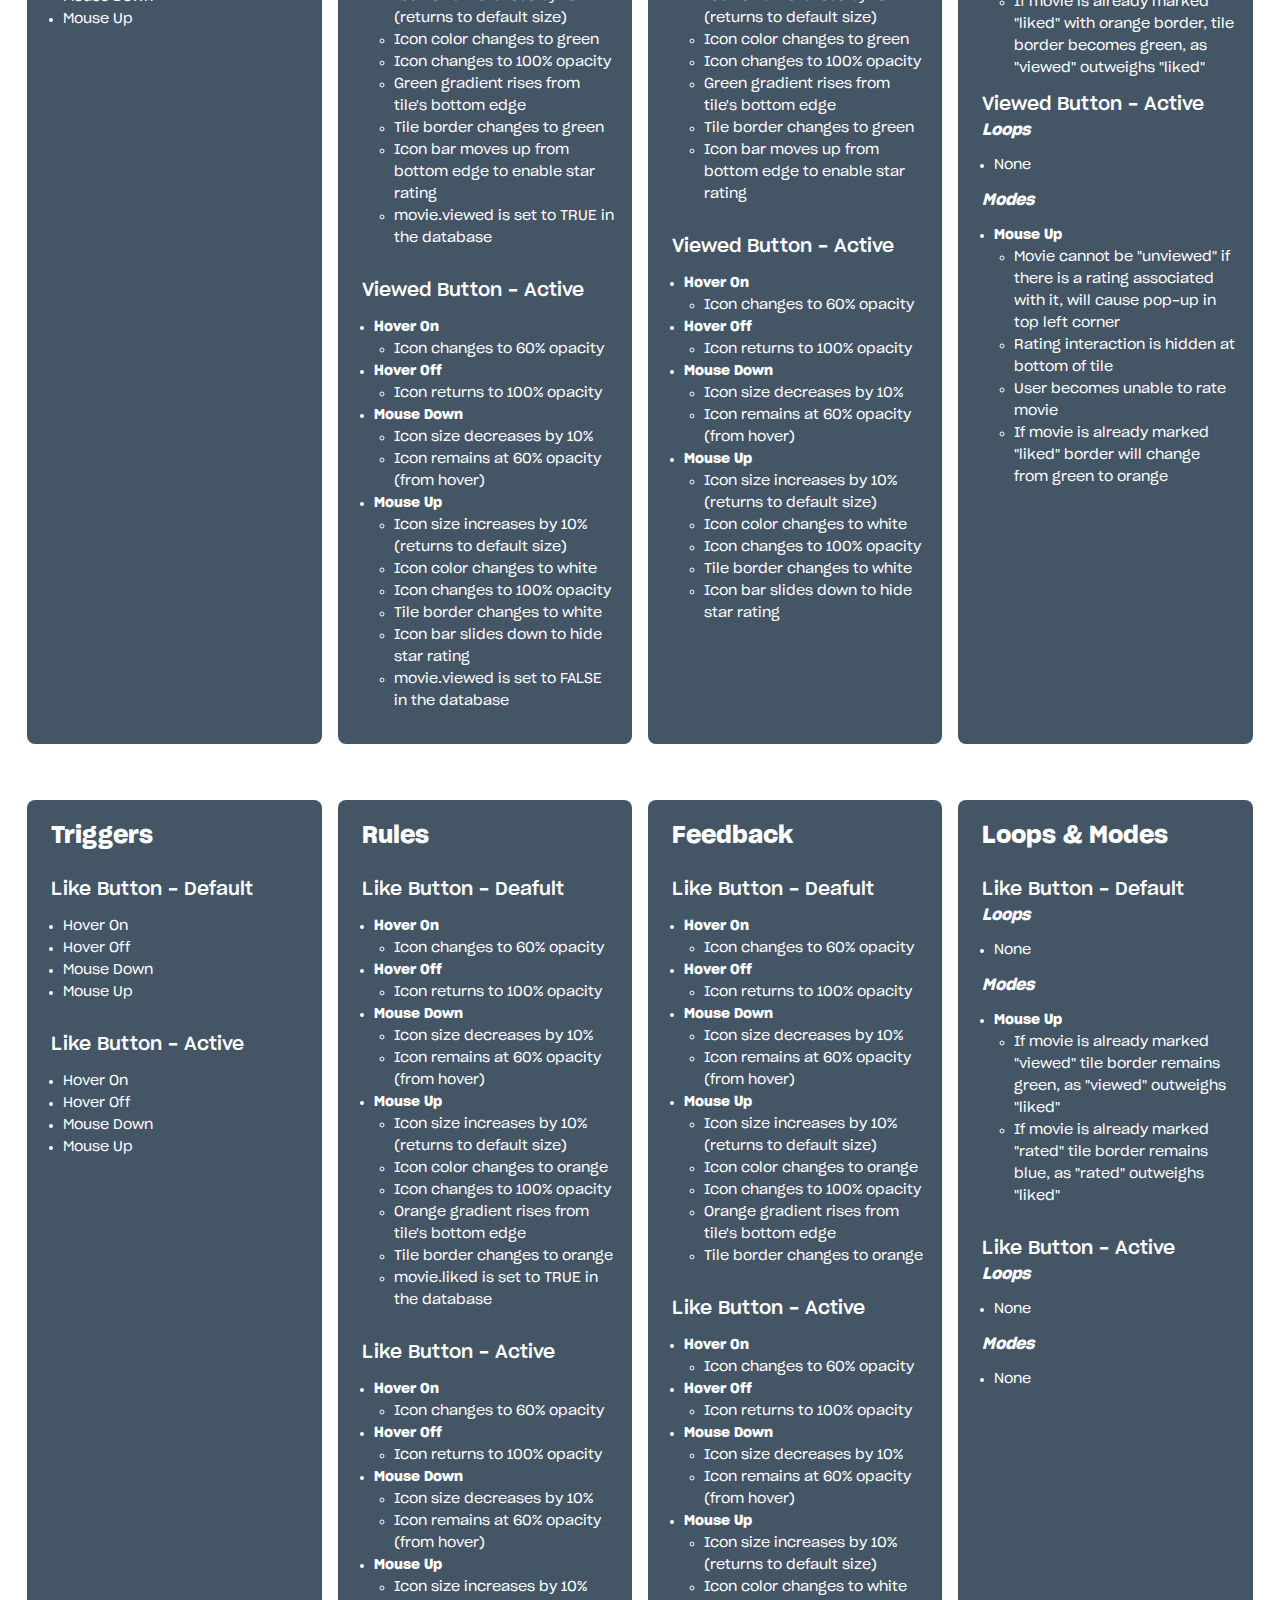
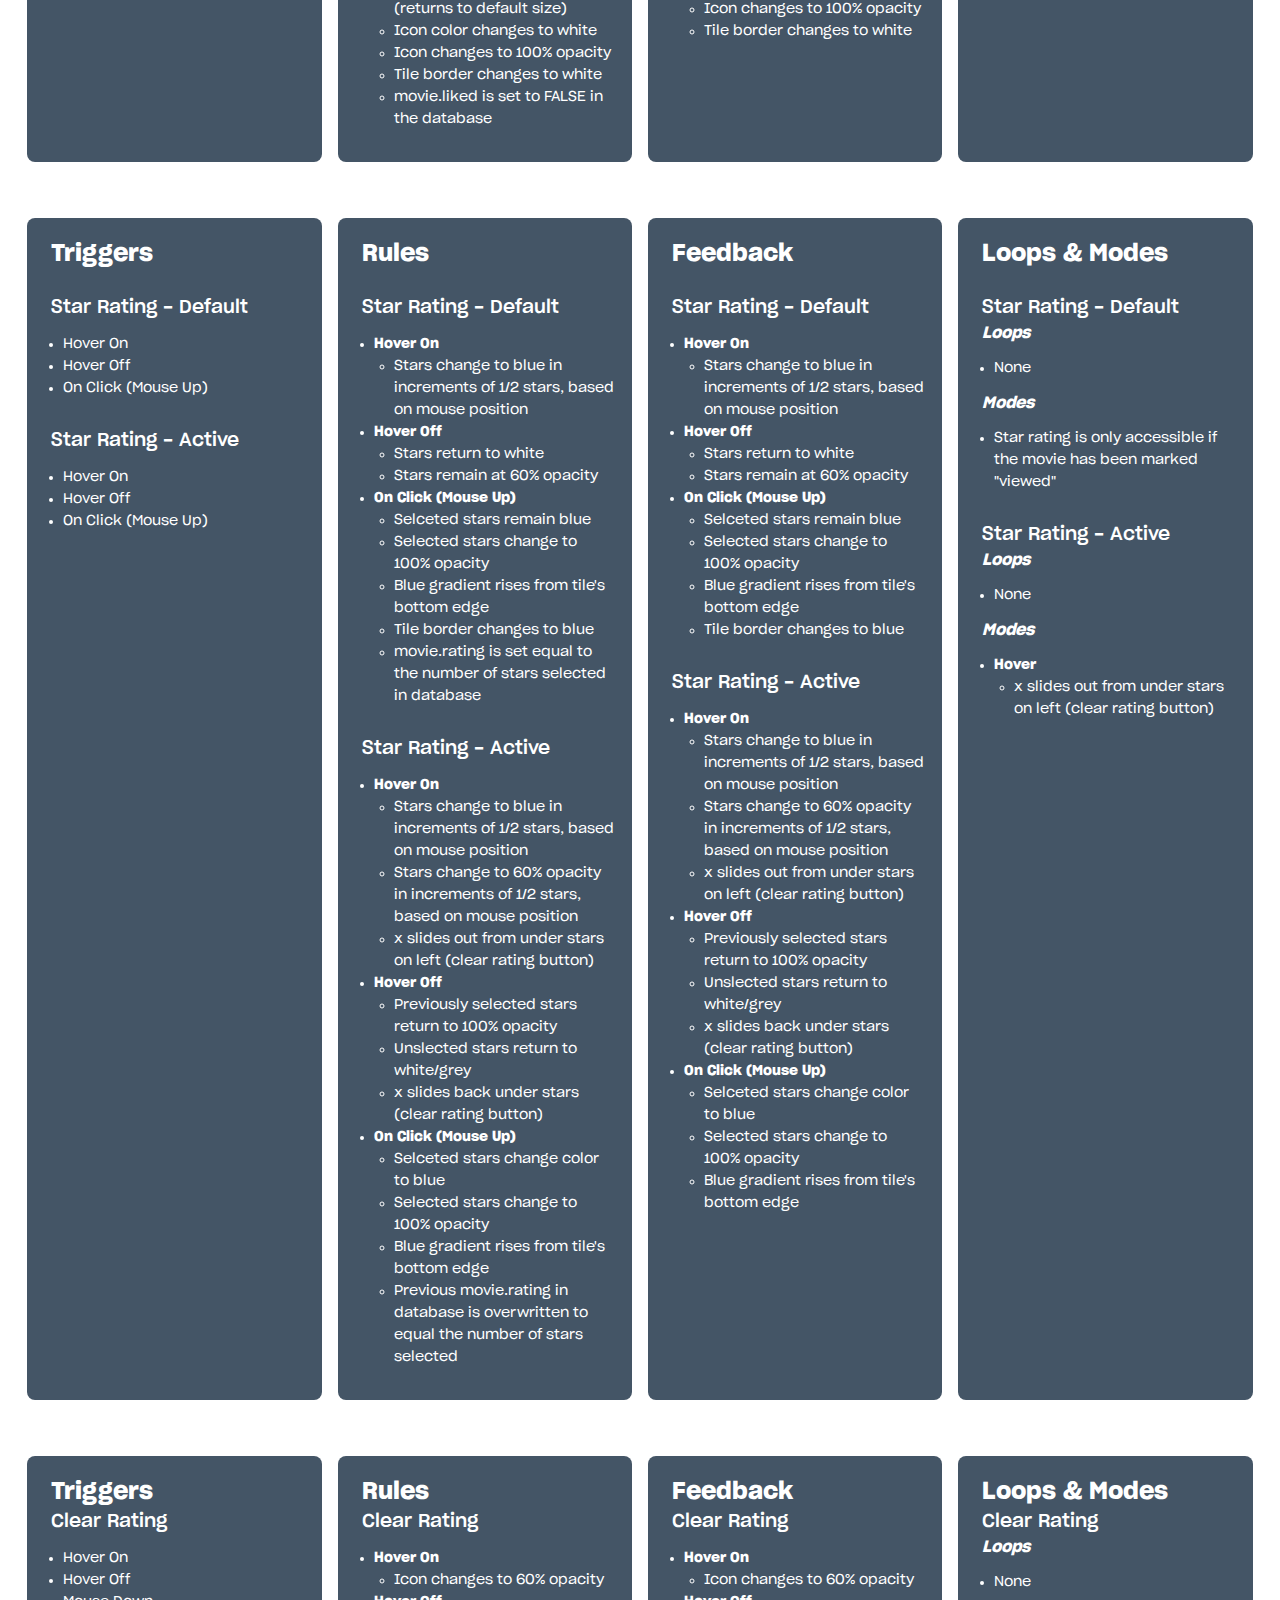
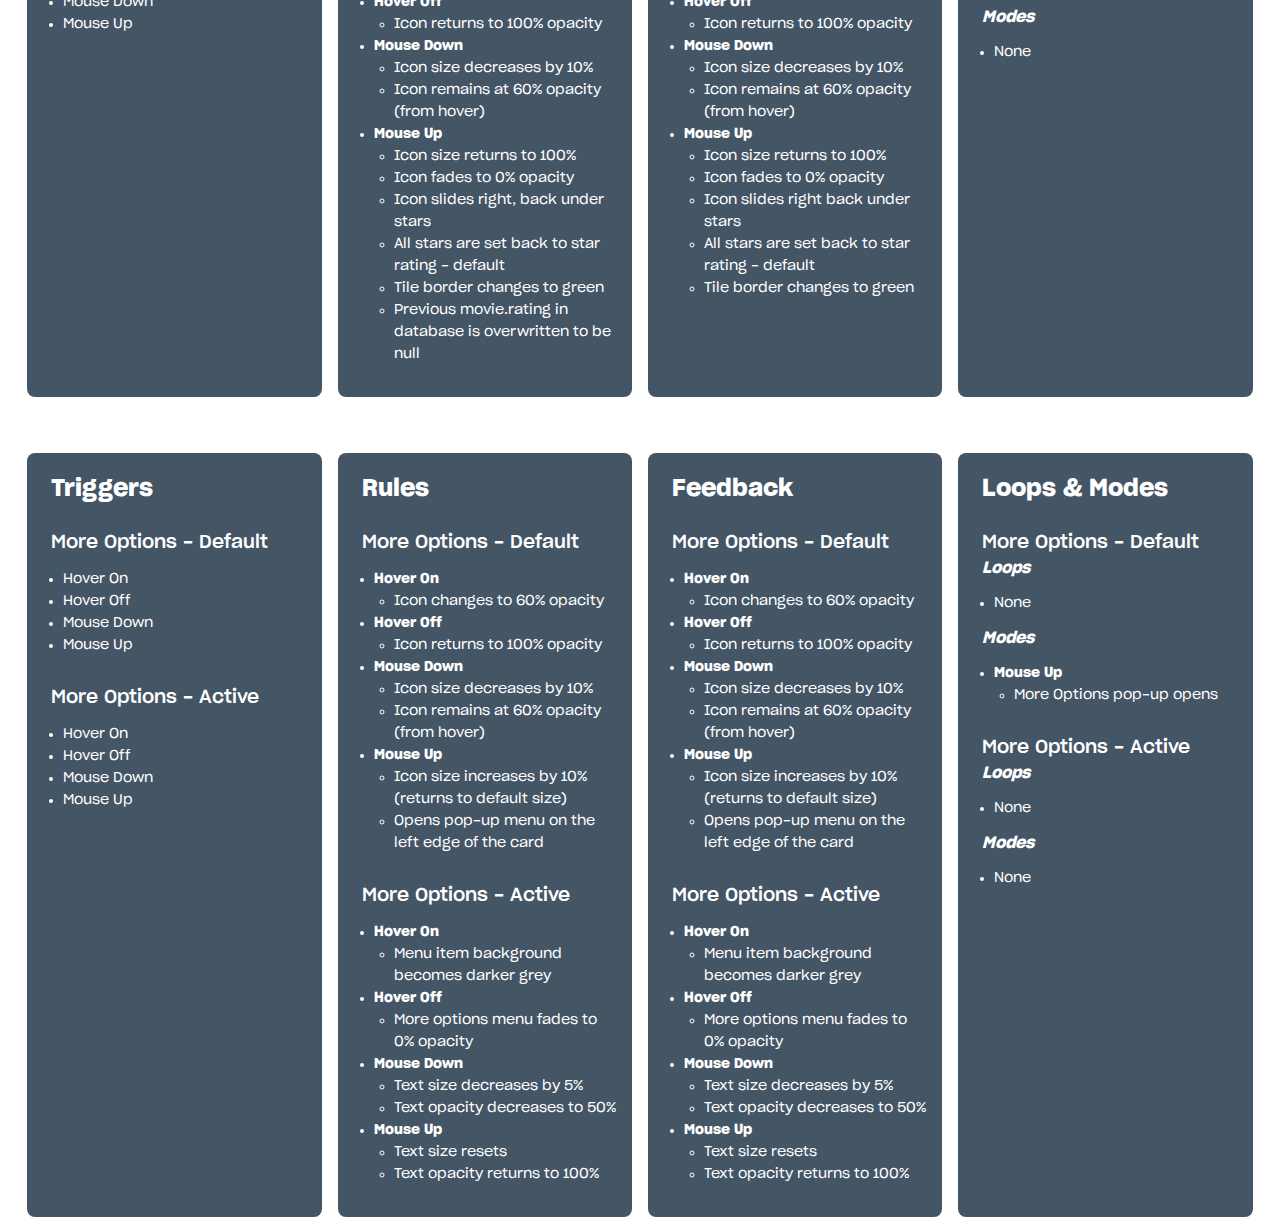
<file: final/build.html>
<!DOCTYPE html>
<html lang="en">
<head>
    <meta charset="UTF-8">
    <meta name="viewport" content="width=device-width, initial-scale=1.0">
    <title>IDM-241 Final Build</title>
    <link rel="stylesheet" href="../css/final_styles.css">
    <link rel="stylesheet" href="../css/final_microinteraction.css">
</head>
<body>
    <header>
        <img src="../files/logo.svg" alt="">
        <h1>Final Build</h1>
    </header>

    <section class="final-container">
        <div class="error-message">
            <p class="error-text">ERROR MESSAGE TEXT</p>
        </div>
        <div id="pride-and-prejudice" class="final">
            <div class="tile">
                <div class="poster">
                    <span class="border">
                        <a class="movie-link" target="_blank" href="https://letterboxd.com/film/pride-prejudice/"></a>
                        <span class="gradient-fade"></span>
                        <span class="load-out">
                            <img class="load loading-start" src="../files/loading.png" alt="">
                        </span>
                        <span class="overlay">
                            <span class="icons">
                                <img class="icon view view-default" src="../files/view-icon.svg" alt="">
                                <img class="icon like like-default" src="../files/like-icon.svg" alt="">
                                <img class="icon menu more-default" src="../files/menu-icon.svg" alt="">
                            </span>
                            <span class="stars">
                                <span class="star-parts">
                                    <svg data-value="0.5" class="star-left" viewBox="0 0 25 48" fill="none" xmlns="http://www.w3.org/2000/svg">
                                        <path d="M9.69 47.3722L13.6769 30.1365L0.30542 18.5437L17.9705 17.0103L 25.1603 0.755981V38.233L9.69 47.3722Z" fill="#DDEEFF"></path>
                                    </svg>
                                    <svg data-value="1" class="star-right" viewBox="0 0 25 48" fill="none" xmlns="http://www.w3.org/2000/svg">
                                        <path d="M15.2705 47.3722L11.2835 30.1365L24.655 18.5437L6.98994 17.0103L0.120184 0.755981V38.233L15.2705 47.3722Z" fill="#DDEEFF"/>
                                    </svg>
                                </span>
                                <span class="star-parts">
                                    <svg data-value="1.5" class="star-left" viewBox="0 0 25 48" fill="none" xmlns="http://www.w3.org/2000/svg">
                                        <path d="M9.69 47.3722L13.6769 30.1365L0.30542 18.5437L17.9705 17.0103L 25.1603 0.755981V38.233L9.69 47.3722Z" fill="#DDEEFF"></path>
                                    </svg>
                                    <svg data-value="2" class="star-right" viewBox="0 0 25 48" fill="none" xmlns="http://www.w3.org/2000/svg">
                                        <path d="M15.2705 47.3722L11.2835 30.1365L24.655 18.5437L6.98994 17.0103L0.120184 0.755981V38.233L15.2705 47.3722Z" fill="#DDEEFF"/>
                                    </svg>
                                </span>
                                <span class="star-parts">
                                    <svg data-value="2.5" class="star-left" viewBox="0 0 25 48" fill="none" xmlns="http://www.w3.org/2000/svg">
                                        <path d="M9.69 47.3722L13.6769 30.1365L0.30542 18.5437L17.9705 17.0103L 25.1603 0.755981V38.233L9.69 47.3722Z" fill="#DDEEFF"></path>
                                    </svg>
                                    <svg data-value="3" class="star-right" viewBox="0 0 25 48" fill="none" xmlns="http://www.w3.org/2000/svg">
                                        <path d="M15.2705 47.3722L11.2835 30.1365L24.655 18.5437L6.98994 17.0103L0.120184 0.755981V38.233L15.2705 47.3722Z" fill="#DDEEFF"/>
                                    </svg>
                                </span>
                                <span class="star-parts">
                                    <svg data-value="3.5" class="star-left" viewBox="0 0 25 48" fill="none" xmlns="http://www.w3.org/2000/svg">
                                        <path d="M9.69 47.3722L13.6769 30.1365L0.30542 18.5437L17.9705 17.0103L 25.1603 0.755981V38.233L9.69 47.3722Z" fill="#DDEEFF"></path>
                                    </svg>
                                    <svg data-value="4" class="star-right" viewBox="0 0 25 48" fill="none" xmlns="http://www.w3.org/2000/svg">
                                        <path d="M15.2705 47.3722L11.2835 30.1365L24.655 18.5437L6.98994 17.0103L0.120184 0.755981V38.233L15.2705 47.3722Z" fill="#DDEEFF"/>
                                    </svg>
                                </span>
                                <span class="star-parts">
                                    <svg data-value="4.5" class="star-left" viewBox="0 0 25 48" fill="none" xmlns="http://www.w3.org/2000/svg">
                                        <path d="M9.69 47.3722L13.6769 30.1365L0.30542 18.5437L17.9705 17.0103L 25.1603 0.755981V38.233L9.69 47.3722Z" fill="#DDEEFF"></path>
                                    </svg>
                                    <svg data-value="5" class="star-right" viewBox="0 0 25 48" fill="none" xmlns="http://www.w3.org/2000/svg">
                                        <path d="M15.2705 47.3722L11.2835 30.1365L24.655 18.5437L6.98994 17.0103L0.120184 0.755981V38.233L15.2705 47.3722Z" fill="#DDEEFF"/>
                                    </svg>
                                </span>
                                <img class="star-x" src="../files/x.svg" alt="">
                            </span>
                        </span>
                    </span>
                </div>
                <img class="poster" src="../files/pride-and-prejudice-poster.jpg" alt="Movie poster from Pride & Prejudice (2005)">
            </div>
            <div class="tooltip">
                <p class="tooltip-text">Pride &amp; Prejudice (2005)</p>
                <span class="tooltip-arrow"></span>
            </div>
            <div class="more-menu menu-default">
                <div>
                    <p class="menu-text">Show your Activity</p>
                    <p class="menu-text">Log or Review Film...</p>
                    <p class="menu-text">Add to Watchlist</p>
                    <p class="menu-text">Add to Lists...</p>
                    <p class="menu-text">Show in Lists</p>
                    <p class="menu-text">Where to Watch</p>
                </div>
                <span class="menu-arrow"></span>
            </div>
        </div>

        <div id="jaws" class="final">
            <div class="tile">
                <div class="poster">
                    <span class="border">
                        <a class="movie-link" target="_blank" href="https://letterboxd.com/film/jaws/"></a>
                        <span class="gradient-fade"></span>
                        <span class="load-out">
                            <img class="load loading-start" src="../files/loading.png" alt="">
                        </span>
                        <span class="overlay">
                            <span class="icons">
                                <img class="icon view view-default" src="../files/view-icon.svg" alt="">
                                <img class="icon like like-default" src="../files/like-icon.svg" alt="">
                                <img class="icon menu more-default" src="../files/menu-icon.svg" alt="">
                            </span>
                            <span class="stars">
                                <span class="star-parts">
                                    <svg data-value="0.5" class="star-left" viewBox="0 0 25 48" fill="none" xmlns="http://www.w3.org/2000/svg">
                                        <path d="M9.69 47.3722L13.6769 30.1365L0.30542 18.5437L17.9705 17.0103L 25.1603 0.755981V38.233L9.69 47.3722Z" fill="#DDEEFF"></path>
                                    </svg>
                                    <svg data-value="1" class="star-right" viewBox="0 0 25 48" fill="none" xmlns="http://www.w3.org/2000/svg">
                                        <path d="M15.2705 47.3722L11.2835 30.1365L24.655 18.5437L6.98994 17.0103L0.120184 0.755981V38.233L15.2705 47.3722Z" fill="#DDEEFF"/>
                                    </svg>
                                </span>
                                <span class="star-parts">
                                    <svg data-value="1.5" class="star-left" viewBox="0 0 25 48" fill="none" xmlns="http://www.w3.org/2000/svg">
                                        <path d="M9.69 47.3722L13.6769 30.1365L0.30542 18.5437L17.9705 17.0103L 25.1603 0.755981V38.233L9.69 47.3722Z" fill="#DDEEFF"></path>
                                    </svg>
                                    <svg data-value="2" class="star-right" viewBox="0 0 25 48" fill="none" xmlns="http://www.w3.org/2000/svg">
                                        <path d="M15.2705 47.3722L11.2835 30.1365L24.655 18.5437L6.98994 17.0103L0.120184 0.755981V38.233L15.2705 47.3722Z" fill="#DDEEFF"/>
                                    </svg>
                                </span>
                                <span class="star-parts">
                                    <svg data-value="2.5" class="star-left" viewBox="0 0 25 48" fill="none" xmlns="http://www.w3.org/2000/svg">
                                        <path d="M9.69 47.3722L13.6769 30.1365L0.30542 18.5437L17.9705 17.0103L 25.1603 0.755981V38.233L9.69 47.3722Z" fill="#DDEEFF"></path>
                                    </svg>
                                    <svg data-value="3" class="star-right" viewBox="0 0 25 48" fill="none" xmlns="http://www.w3.org/2000/svg">
                                        <path d="M15.2705 47.3722L11.2835 30.1365L24.655 18.5437L6.98994 17.0103L0.120184 0.755981V38.233L15.2705 47.3722Z" fill="#DDEEFF"/>
                                    </svg>
                                </span>
                                <span class="star-parts">
                                    <svg data-value="3.5" class="star-left" viewBox="0 0 25 48" fill="none" xmlns="http://www.w3.org/2000/svg">
                                        <path d="M9.69 47.3722L13.6769 30.1365L0.30542 18.5437L17.9705 17.0103L 25.1603 0.755981V38.233L9.69 47.3722Z" fill="#DDEEFF"></path>
                                    </svg>
                                    <svg data-value="4" class="star-right" viewBox="0 0 25 48" fill="none" xmlns="http://www.w3.org/2000/svg">
                                        <path d="M15.2705 47.3722L11.2835 30.1365L24.655 18.5437L6.98994 17.0103L0.120184 0.755981V38.233L15.2705 47.3722Z" fill="#DDEEFF"/>
                                    </svg>
                                </span>
                                <span class="star-parts">
                                    <svg data-value="4.5" class="star-left" viewBox="0 0 25 48" fill="none" xmlns="http://www.w3.org/2000/svg">
                                        <path d="M9.69 47.3722L13.6769 30.1365L0.30542 18.5437L17.9705 17.0103L 25.1603 0.755981V38.233L9.69 47.3722Z" fill="#DDEEFF"></path>
                                    </svg>
                                    <svg data-value="5" class="star-right" viewBox="0 0 25 48" fill="none" xmlns="http://www.w3.org/2000/svg">
                                        <path d="M15.2705 47.3722L11.2835 30.1365L24.655 18.5437L6.98994 17.0103L0.120184 0.755981V38.233L15.2705 47.3722Z" fill="#DDEEFF"/>
                                    </svg>
                                </span>
                                <img class="star-x" src="../files/x.svg" alt="">
                            </span>
                        </span>
                    </span>
                </div>
                <img class="poster" src="../files/jaws-poster.jpg" alt="Movie poster from Jaws (1975)">
            </div>
            <div class="tooltip">
                <p class="tooltip-text">Jaws (1975)</p>
                <span class="tooltip-arrow"></span>
            </div>
            <div class="more-menu menu-default">
                <div>
                    <p class="menu-text">Show your Activity</p>
                    <p class="menu-text">Log or Review Film...</p>
                    <p class="menu-text">Add to Watchlist</p>
                    <p class="menu-text">Add to Lists...</p>
                    <p class="menu-text">Show in Lists</p>
                    <p class="menu-text">Where to Watch</p>
                </div>
                <span class="menu-arrow"></span>
            </div>
        </div>

        <div id="howls-moving-castle" class="final">
            <div class="tile">
                <div class="poster">
                    <span class="border">
                        <a class="movie-link" target="_blank" href="https://letterboxd.com/film/howls-moving-castle/"></a>
                        <span class="gradient-fade"></span>
                        <span class="load-out">
                            <img class="load loading-start" src="../files/loading.png" alt="">
                        </span>
                        <span class="overlay">
                            <span class="icons">
                                <img class="icon view view-default" src="../files/view-icon.svg" alt="">
                                <img class="icon like like-default" src="../files/like-icon.svg" alt="">
                                <img class="icon menu more-default" src="../files/menu-icon.svg" alt="">
                            </span>
                            <span class="stars">
                                <span class="star-parts">
                                    <svg data-value="0.5" class="star-left" viewBox="0 0 25 48" fill="none" xmlns="http://www.w3.org/2000/svg">
                                        <path d="M9.69 47.3722L13.6769 30.1365L0.30542 18.5437L17.9705 17.0103L 25.1603 0.755981V38.233L9.69 47.3722Z" fill="#DDEEFF"></path>
                                    </svg>
                                    <svg data-value="1" class="star-right" viewBox="0 0 25 48" fill="none" xmlns="http://www.w3.org/2000/svg">
                                        <path d="M15.2705 47.3722L11.2835 30.1365L24.655 18.5437L6.98994 17.0103L0.120184 0.755981V38.233L15.2705 47.3722Z" fill="#DDEEFF"/>
                                    </svg>
                                </span>
                                <span class="star-parts">
                                    <svg data-value="1.5" class="star-left" viewBox="0 0 25 48" fill="none" xmlns="http://www.w3.org/2000/svg">
                                        <path d="M9.69 47.3722L13.6769 30.1365L0.30542 18.5437L17.9705 17.0103L 25.1603 0.755981V38.233L9.69 47.3722Z" fill="#DDEEFF"></path>
                                    </svg>
                                    <svg data-value="2" class="star-right" viewBox="0 0 25 48" fill="none" xmlns="http://www.w3.org/2000/svg">
                                        <path d="M15.2705 47.3722L11.2835 30.1365L24.655 18.5437L6.98994 17.0103L0.120184 0.755981V38.233L15.2705 47.3722Z" fill="#DDEEFF"/>
                                    </svg>
                                </span>
                                <span class="star-parts">
                                    <svg data-value="2.5" class="star-left" viewBox="0 0 25 48" fill="none" xmlns="http://www.w3.org/2000/svg">
                                        <path d="M9.69 47.3722L13.6769 30.1365L0.30542 18.5437L17.9705 17.0103L 25.1603 0.755981V38.233L9.69 47.3722Z" fill="#DDEEFF"></path>
                                    </svg>
                                    <svg data-value="3" class="star-right" viewBox="0 0 25 48" fill="none" xmlns="http://www.w3.org/2000/svg">
                                        <path d="M15.2705 47.3722L11.2835 30.1365L24.655 18.5437L6.98994 17.0103L0.120184 0.755981V38.233L15.2705 47.3722Z" fill="#DDEEFF"/>
                                    </svg>
                                </span>
                                <span class="star-parts">
                                    <svg data-value="3.5" class="star-left" viewBox="0 0 25 48" fill="none" xmlns="http://www.w3.org/2000/svg">
                                        <path d="M9.69 47.3722L13.6769 30.1365L0.30542 18.5437L17.9705 17.0103L 25.1603 0.755981V38.233L9.69 47.3722Z" fill="#DDEEFF"></path>
                                    </svg>
                                    <svg data-value="4" class="star-right" viewBox="0 0 25 48" fill="none" xmlns="http://www.w3.org/2000/svg">
                                        <path d="M15.2705 47.3722L11.2835 30.1365L24.655 18.5437L6.98994 17.0103L0.120184 0.755981V38.233L15.2705 47.3722Z" fill="#DDEEFF"/>
                                    </svg>
                                </span>
                                <span class="star-parts">
                                    <svg data-value="4.5" class="star-left" viewBox="0 0 25 48" fill="none" xmlns="http://www.w3.org/2000/svg">
                                        <path d="M9.69 47.3722L13.6769 30.1365L0.30542 18.5437L17.9705 17.0103L 25.1603 0.755981V38.233L9.69 47.3722Z" fill="#DDEEFF"></path>
                                    </svg>
                                    <svg data-value="5" class="star-right" viewBox="0 0 25 48" fill="none" xmlns="http://www.w3.org/2000/svg">
                                        <path d="M15.2705 47.3722L11.2835 30.1365L24.655 18.5437L6.98994 17.0103L0.120184 0.755981V38.233L15.2705 47.3722Z" fill="#DDEEFF"/>
                                    </svg>
                                </span>
                                <img class="star-x" src="../files/x.svg" alt="">
                            </span>
                        </span>
                    </span>
                </div>
                <img class="poster" src="../files/howls-moving-castle-poster.jpg" alt="Movie poster from Howl's Moving Castle (2004)">
            </div>
            <div class="tooltip">
                <p class="tooltip-text">Howl's Moving Castle (2004)</p>
                <span class="tooltip-arrow"></span>
            </div>
            <div class="more-menu menu-default">
                <div>
                    <p class="menu-text">Show your Activity</p>
                    <p class="menu-text">Log or Review Film...</p>
                    <p class="menu-text">Add to Watchlist</p>
                    <p class="menu-text">Add to Lists...</p>
                    <p class="menu-text">Show in Lists</p>
                    <p class="menu-text">Where to Watch</p>
                </div>
                <span class="menu-arrow"></span>
            </div>
        </div>
        
    </section>

    <section class="link">
        <h2>Movie Tile</h2>
    </section>
    
    <section class="description">
        <div>
            <h2>Triggers</h2>
            <div>
                <h3>Movie Tile</h3>
                <ul>
                    <li>Hover On</li>
                    <li>Hover On + 1.5s Delay</li>
                    <li>Hover Off</li>
                    <li>Mouse Down</li>
                    <li>On Click (Mouse Up)</li>
                </ul>
            </div>
        </div>
        <div>
            <h2>Rules</h2>
            <div>
                <h3>Movie Tile</h3>
                <ul>
                    <li><b>Hover On</b>
                        <ul>
                            <li>Cursor changes to finger</li>
                            <li>Tile size increases by 5%</li>
                            <li>Border expands from inside edge</li>
                            <li>Icons on black box slide up at bottom of tile (eye, heart, three dots)</li>
                        </ul>
                    </li>
                    <li><b>Hover On + 1.5s Delay</b>
                        <ul>
                            <li>Tooltip opacity change from 0% to 100%</li>
                            <li>Tooltip slides up from behind tile with movie information (title and year)</li>
                        </ul>
                    </li>
                    <li><b>Hover Off</b>
                        <ul>
                            <li>Cursor changes back to default/pointer</li>
                            <li>Border disappears</li>
                            <li>Icons and black box slide down off the bottom of the tile (eye, heart, three dots)</li>
                            <li>Tile shrinks down 5% to original size</li>
                            <li>Tooltip slides back down behind tile</li>
                            <li>Tooltip opacity returns to 0%</li>
                        </ul>
                    </li>
                    <li><b>Mouse Down</b>
                        <ul>
                            <li>Tile size decreases by 5%</li>
                        </ul>
                    </li>
                    <li><b>On Click (Mouse Up)</b>
                        <ul>
                            <li>Tile size increases by 5%</li>
                            <li>Loading loop animation plays</li>
                            <li>Navigates to the movie's Letterboxd review webpage</li>
                        </ul>
                    </li>
                </ul>
            </div>
        </div>
        <div>
            <h2>Feedback</h2>
            <div>
                <h3>Movie Tile</h3>
                <ul>
                    <li><b>Hover On</b>
                        <ul>
                            <li>Cursor changes to finger</li>
                            <li>Tile size increases by 5%</li>
                            <li>Border expands from inside edge</li>
                            <li>Icons on black box slide up at bottom of tile (eye, heart, three dots)</li>
                        </ul>
                    </li>
                    <li><b>Hover On + 1.5s Delay</b>
                        <ul>
                            <li>Tooltip opacity change from 0% to 100%</li>
                            <li>Tooltip slides up from behind tile with movie information (title and year)</li>
                        </ul>
                    </li>
                    <li><b>Hover Off</b>
                        <ul>
                            <li>Cursor changes back to default/pointer</li>
                            <li>Border disappears</li>
                            <li>Icons and black box slide down off the bottom of the tile (eye, heart, three dots)</li>
                            <li>Tile shrinks down 5% to original size</li>
                            <li>Tooltip slides back down behind tile</li>
                            <li>Tooltip opacity returns to 0%</li>
                        </ul>
                    </li>
                    <li><b>Mouse Down</b>
                        <ul>
                            <li>Tile size decreases by 5%</li>
                        </ul>
                    </li>
                    <li><b>On Click (Mouse Up)</b>
                        <ul>
                            <li>Tile size increases by 5%</li>
                            <li>Loading loop animation plays</li>
                            <li>Navigates to the movie's Letterboxd review webpage</li>
                        </ul>
                    </li>
                </ul>
            </div>
        </div>
        <div>
            <h2>Loops &amp; Modes</h2>
            <div>
                <h3>Movie Tile</h3>
                <h4>Loops</h4>
                <ul>
                    <li><b>On Click (Mouse Up)</b>
                        <ul>
                            <li>Loading animation loops 1.5 times before new page opens</li>
                        </ul>
                    </li>
                </ul>
                <h4>Modes</h4>
                <ul>
                    <li><b>Hover On</b>
                        <ul>
                            <li>Icons appear on bottom of tile (eye, heart, three dots)</li>
                        </ul>
                    </li>
                    <li><b>Hover On + 1.5s Delay</b>
                        <ul>
                            <li>Tooltip appears above with movie information</li>
                        </ul>
                    </li>
                    
                </ul>
            </div>
        </div>
    </section>

    <section class="link">
        <h2>Viewed Button</h2>
    </section>
    
    <section class="description">
        <div>
            <h2>Triggers</h2>
            <div>
                <div>
                    <h3>Viewed Button - Default</h3>
                    <ul>
                        <li>Hover On</li>
                        <li>Hover Off</li>
                        <li>Mouse Down</li>
                        <li>Mouse Up</li>
                    </ul>
                </div>
                <div>
                    <h3>Viewed Button - Active</h3>
                    <ul>
                        <li>Hover On</li>
                        <li>Hover Off</li>
                        <li>Mouse Down</li>
                        <li>Mouse Up</li>
                    </ul>
                </div>
            </div>
        </div>
        <div>
            <h2>Rules</h2>
            <div>
                <div>
                    <h3>Viewed Button - Default</h3>
                    <div>
                        <ul>
                            <li><b>Hover On</b>
                                <ul>
                                    <li>Icon changes to 60% opacity</li>
                                </ul>
                            </li>
                            <li><b>Hover Off</b>
                                <ul>
                                    <li>Icon returns to 100% opacity</li>
                                </ul>
                            </li>
                            <li><b>Mouse Down</b>
                                <ul>
                                    <li>Icon size decreases by 10%</li>
                                    <li>Icon remains at 60% opacity (from hover)</li>
                                </ul>
                            </li>
                            <li><b>Mouse Up</b>
                                <ul>
                                    <li>Icon size increases by 10% (returns to default size)</li>
                                    <li>Icon color changes to green</li>
                                    <li>Icon changes to 100% opacity</li>
                                    <li>Green gradient rises from tile's bottom edge</li>
                                    <li>Tile border changes to green</li>
                                    <li>Icon bar moves up from bottom edge to enable star rating</li>
                                    <li>movie.viewed is set to TRUE in the database</li>
                                </ul>
                            </li>
                        </ul>
                    </div>
                </div>
                <div>
                    <h3>Viewed Button - Active</h3>
                    <div>
                        <ul>
                            <li><b>Hover On</b>
                                <ul>
                                    <li>Icon changes to 60% opacity</li>
                                </ul>
                            </li>
                            <li><b>Hover Off</b>
                                <ul>
                                    <li>Icon returns to 100% opacity</li>
                                </ul>
                            </li>
                            <li><b>Mouse Down</b>
                                <ul>
                                    <li>Icon size decreases by 10%</li>
                                    <li>Icon remains at 60% opacity (from hover)</li>
                                </ul>
                            </li>
                            <li><b>Mouse Up</b>
                                <ul>
                                    <li>Icon size increases by 10% (returns to default size)</li>
                                    <li>Icon color changes to white</li>
                                    <li>Icon changes to 100% opacity</li>
                                    <li>Tile border changes to white</li>
                                    <li>Icon bar slides down to hide star rating</li>
                                    <li>movie.viewed is set to FALSE in the database</li>
                                </ul>
                            </li>
                        </ul>
                    </div>
                </div>
            </div>
        </div>
        <div>
            <h2>Feedback</h2>
            <div>
                <div>
                    <h3>Viewed Button - Default</h3>
                    <div>
                        <ul>
                            <li><b>Hover On</b>
                                <ul>
                                    <li>Icon changes to 60% opacity</li>
                                </ul>
                            </li>
                            <li><b>Hover Off</b>
                                <ul>
                                    <li>Icon returns to 100% opacity</li>
                                </ul>
                            </li>
                            <li><b>Mouse Down</b>
                                <ul>
                                    <li>Icon size decreases by 10%</li>
                                    <li>Icon remains at 60% opacity (from hover)</li>
                                </ul>
                            </li>
                            <li><b>Mouse Up</b>
                                <ul>
                                    <li>Icon size increases by 10% (returns to default size)</li>
                                    <li>Icon color changes to green</li>
                                    <li>Icon changes to 100% opacity</li>
                                    <li>Green gradient rises from tile's bottom edge</li>
                                    <li>Tile border changes to green</li>
                                    <li>Icon bar moves up from bottom edge to enable star rating</li>
                                </ul>
                            </li>
                        </ul>
                    </div>
                </div>
                <div>
                    <h3>Viewed Button - Active</h3>
                    <div>
                        <ul>
                            <li><b>Hover On</b>
                                <ul>
                                    <li>Icon changes to 60% opacity</li>
                                </ul>
                            </li>
                            <li><b>Hover Off</b>
                                <ul>
                                    <li>Icon returns to 100% opacity</li>
                                </ul>
                            </li>
                            <li><b>Mouse Down</b>
                                <ul>
                                    <li>Icon size decreases by 10%</li>
                                    <li>Icon remains at 60% opacity (from hover)</li>
                                </ul>
                            </li>
                            <li><b>Mouse Up</b>
                                <ul>
                                    <li>Icon size increases by 10% (returns to default size)</li>
                                    <li>Icon color changes to white</li>
                                    <li>Icon changes to 100% opacity</li>
                                    <li>Tile border changes to white</li>
                                    <li>Icon bar slides down to hide star rating</li>
                                </ul>
                            </li>
                        </ul>
                    </div>
                </div>
            </div>
        </div>
        <div>
            <h2>Loops &amp; Modes</h2>
            <div>
                <div>
                    <div>
                        <h3>Viewed Button - Default</h3>
                        <h4>Loops</h4>
                        <ul>
                            <li>None</li>
                        </ul>
                        <h4>Modes</h4>
                        <ul>
                            <li><b>Mouse Up</b>
                                <ul>
                                    <li>Rating interaction becomes visible on bottom of tile</li>
                                    <li>User becomes able to rate movie</li>
                                    <li>If movie is already marked "liked" with orange border, tile border becomes green, as "viewed" outweighs "liked"</li>
                                </ul>
                            </li>
                        </ul>
                    </div>
                    <div>
                        <h3>Viewed Button - Active</h3>
                        <h4>Loops</h4>
                        <ul>
                            <li>None</li>
                        </ul>
                        <h4>Modes</h4>
                        <ul>
                            <li><b>Mouse Up</b>
                                <ul>
                                    <li>Movie cannot be "unviewed" if there is a rating associated with it, will cause pop-up in top left corner</li>
                                    <li>Rating interaction is hidden at bottom of tile</li>
                                    <li>User becomes unable to rate movie</li>
                                    <li>If movie is already marked "liked" border will change from green to orange</li>
                                </ul>
                            </li>
                        </ul>
                    </div>
                </div>
            </div>
        </div>
    </section>

    <section class="link">
        <h2>Like Button</h2>
    </section>
    
    <section class="description">
        <div>
            <h2>Triggers</h2>
            <div>
                <div>
                    <h3>Like Button - Default</h3>
                    <ul>
                        <li>Hover On</li>
                        <li>Hover Off</li>
                        <li>Mouse Down</li>
                        <li>Mouse Up</li>
                    </ul>
                </div>
                <div>
                    <h3>Like Button - Active</h3>
                    <ul>
                        <li>Hover On</li>
                        <li>Hover Off</li>
                        <li>Mouse Down</li>
                        <li>Mouse Up</li>
                    </ul>
                </div>
            </div>
        </div>
        <div>
            <h2>Rules</h2>
            <div>
                <div>
                    <h3>Like Button - Deafult</h3>
                    <div>
                        <ul>
                            <li><b>Hover On</b>
                                <ul>
                                    <li>Icon changes to 60% opacity</li>
                                </ul>
                            </li>
                            <li><b>Hover Off</b>
                                <ul>
                                    <li>Icon returns to 100% opacity</li>
                                </ul>
                            </li>
                            <li><b>Mouse Down</b>
                                <ul>
                                    <li>Icon size decreases by 10%</li>
                                    <li>Icon remains at 60% opacity (from hover)</li>
                                </ul>
                            </li>
                            <li><b>Mouse Up</b>
                                <ul>
                                    <li>Icon size increases by 10% (returns to default size)</li>
                                    <li>Icon color changes to orange</li>
                                    <li>Icon changes to 100% opacity</li>
                                    <li>Orange gradient rises from tile's bottom edge</li>
                                    <li>Tile border changes to orange</li>
                                    <li>movie.liked is set to TRUE in the database</li>
                                </ul>
                            </li>
                        </ul>
                    </div>
                </div>
                <div>
                    <h3>Like Button - Active</h3>
                    <div>
                        <ul>
                            <li><b>Hover On</b>
                                <ul>
                                    <li>Icon changes to 60% opacity</li>
                                </ul>
                            </li>
                            <li><b>Hover Off</b>
                                <ul>
                                    <li>Icon returns to 100% opacity</li>
                                </ul>
                            </li>
                            <li><b>Mouse Down</b>
                                <ul>
                                    <li>Icon size decreases by 10%</li>
                                    <li>Icon remains at 60% opacity (from hover)</li>
                                </ul>
                            </li>
                            <li><b>Mouse Up</b>
                                <ul>
                                    <li>Icon size increases by 10% (returns to default size)</li>
                                    <li>Icon color changes to white</li>
                                    <li>Icon changes to 100% opacity</li>
                                    <li>Tile border changes to white</li>
                                    <li>movie.liked is set to FALSE in the database</li>
                                </ul>
                            </li>
                        </ul>
                    </div>
                </div>
            </div>
        </div>
        <div>
            <h2>Feedback</h2>
            <div>
                <div>
                    <h3>Like Button - Deafult</h3>
                    <div>
                        <ul>
                            <li><b>Hover On</b>
                                <ul>
                                    <li>Icon changes to 60% opacity</li>
                                </ul>
                            </li>
                            <li><b>Hover Off</b>
                                <ul>
                                    <li>Icon returns to 100% opacity</li>
                                </ul>
                            </li>
                            <li><b>Mouse Down</b>
                                <ul>
                                    <li>Icon size decreases by 10%</li>
                                    <li>Icon remains at 60% opacity (from hover)</li>
                                </ul>
                            </li>
                            <li><b>Mouse Up</b>
                                <ul>
                                    <li>Icon size increases by 10% (returns to default size)</li>
                                    <li>Icon color changes to orange</li>
                                    <li>Icon changes to 100% opacity</li>
                                    <li>Orange gradient rises from tile's bottom edge</li>
                                    <li>Tile border changes to orange</li>
                                </ul>
                            </li>
                        </ul>
                    </div>
                </div>
                <div>
                    <h3>Like Button - Active</h3>
                    <div>
                        <ul>
                            <li><b>Hover On</b>
                                <ul>
                                    <li>Icon changes to 60% opacity</li>
                                </ul>
                            </li>
                            <li><b>Hover Off</b>
                                <ul>
                                    <li>Icon returns to 100% opacity</li>
                                </ul>
                            </li>
                            <li><b>Mouse Down</b>
                                <ul>
                                    <li>Icon size decreases by 10%</li>
                                    <li>Icon remains at 60% opacity (from hover)</li>
                                </ul>
                            </li>
                            <li><b>Mouse Up</b>
                                <ul>
                                    <li>Icon size increases by 10% (returns to default size)</li>
                                    <li>Icon color changes to white</li>
                                    <li>Icon changes to 100% opacity</li>
                                    <li>Tile border changes to white</li>
                                </ul>
                            </li>
                        </ul>
                    </div>
                </div>
            </div>
        </div>
        <div>
            <h2>Loops &amp; Modes</h2>
            <div>
                <div>
                    <h3>Like Button - Default</h3>
                    <h4>Loops</h4>
                    <ul>
                        <li>None</li>
                    </ul>
                    <h4>Modes</h4>
                    <ul>
                        <li><b>Mouse Up</b>
                            <ul>
                                <li>If movie is already marked "viewed" tile border remains green, as "viewed" outweighs "liked"</li>
                                <li>If movie is already marked "rated" tile border remains blue, as "rated" outweighs "liked"</li>
                            </ul>
                        </li>
                    </ul>
                </div>
                <div>
                    <h3>Like Button - Active</h3>
                    <h4>Loops</h4>
                    <ul>
                        <li>None</li>
                    </ul>
                    <h4>Modes</h4>
                    <ul>
                        <li>None</li>
                    </ul>
                </div>
            </div>
        </div>
    </section>

    <section class="link">
        <h2>Star Rating</h2>
    </section>
    
    <section class="description">
        <div>
            <h2>Triggers</h2>
            <div>
                <div>
                    <h3>Star Rating - Default</h3>
                    <ul>
                        <li>Hover On</li>
                        <li>Hover Off</li>
                        <li>On Click (Mouse Up)</li>
                    </ul>
                </div>
                <div>
                    <h3>Star Rating - Active</h3>
                    <ul>
                        <li>Hover On</li>
                        <li>Hover Off</li>
                        <li>On Click (Mouse Up)</li>
                    </ul>
                </div>
            </div>
        </div>
        <div>
            <h2>Rules</h2>
            <div>
                <div>
                    <h3>Star Rating - Default</h3>
                    <ul>
                        <li><b>Hover On</b>
                            <ul>
                                <li>Stars change to blue in increments of 1/2 stars, based on mouse position</li>
                            </ul>
                        </li>
                        <li><b>Hover Off</b>
                            <ul>
                                <li>Stars return to white</li>
                                <li>Stars remain at 60% opacity</li>
                            </ul>
                        </li>
                        <li><b>On Click (Mouse Up)</b>
                            <ul>
                                <li>Selceted stars remain blue</li>
                                <li>Selected stars change to 100% opacity</li>
                                <li>Blue gradient rises from tile's bottom edge</li>
                                <li>Tile border changes to blue</li>
                                <li>movie.rating is set equal to the number of stars selected in database</li>
                            </ul>
                        </li>
                    </ul>
                </div>
                <div>
                    <h3>Star Rating - Active</h3>
                    <ul>
                        <li><b>Hover On</b>
                            <ul>
                                <li>Stars change to blue in increments of 1/2 stars, based on mouse position</li>
                                <li>Stars change to 60% opacity in increments of 1/2 stars, based on mouse position</li>
                                <li>x slides out from under stars on left (clear rating button)</li>
                            </ul>
                        </li>
                        <li><b>Hover Off</b>
                            <ul>
                                <li>Previously selected stars return to 100% opacity</li>
                                <li>Unslected stars return to white/grey</li>
                                <li>x slides back under stars (clear rating button)</li>
                            </ul>
                        </li>
                        <li><b>On Click (Mouse Up)</b>
                            <ul>
                                <li>Selceted stars change color to blue</li>
                                <li>Selected stars change to 100% opacity</li>
                                <li>Blue gradient rises from tile's bottom edge</li>
                                <li>Previous movie.rating in database is overwritten to equal the number of stars selected</li>
                            </ul>
                        </li>
                    </ul>
                </div>
            </div>
        </div>
        <div>
            <h2>Feedback</h2>
            <div>
                <div>
                    <h3>Star Rating - Default</h3>
                    <ul>
                        <li><b>Hover On</b>
                            <ul>
                                <li>Stars change to blue in increments of 1/2 stars, based on mouse position</li>
                            </ul>
                        </li>
                        <li><b>Hover Off</b>
                            <ul>
                                <li>Stars return to white</li>
                                <li>Stars remain at 60% opacity</li>
                            </ul>
                        </li>
                        <li><b>On Click (Mouse Up)</b>
                            <ul>
                                <li>Selceted stars remain blue</li>
                                <li>Selected stars change to 100% opacity</li>
                                <li>Blue gradient rises from tile's bottom edge</li>
                                <li>Tile border changes to blue</li>
                            </ul>
                        </li>
                    </ul>
                </div>
                <div>
                    <h3>Star Rating - Active</h3>
                    <ul>
                        <li><b>Hover On</b>
                            <ul>
                                <li>Stars change to blue in increments of 1/2 stars, based on mouse position</li>
                                <li>Stars change to 60% opacity in increments of 1/2 stars, based on mouse position</li>
                                <li>x slides out from under stars on left (clear rating button)</li>
                            </ul>
                        </li>
                        <li><b>Hover Off</b>
                            <ul>
                                <li>Previously selected stars return to 100% opacity</li>
                                <li>Unslected stars return to white/grey</li>
                                <li>x slides back under stars (clear rating button)</li>
                            </ul>
                        </li>
                        <li><b>On Click (Mouse Up)</b>
                            <ul>
                                <li>Selceted stars change color to blue</li>
                                <li>Selected stars change to 100% opacity</li>
                                <li>Blue gradient rises from tile's bottom edge</li>
                            </ul>
                        </li>
                    </ul>
                </div>
            </div>
        </div>
        <div>
            <h2>Loops &amp; Modes</h2>
            <div>
                <div>
                    <h3>Star Rating - Default</h3>
                    <h4>Loops</h4>
                    <ul>
                        <li>None</li>
                    </ul>
                    <h4>Modes</h4>
                    <ul>
                        <li>Star rating is only accessible if the movie has been marked "viewed"</li>
                    </ul>
                </div>
                <div>
                    <h3>Star Rating - Active</h3>
                    <h4>Loops</h4>
                    <ul>
                        <li>None</li>
                    </ul>
                    <h4>Modes</h4>
                    <ul>
                        <li><b>Hover</b>
                            <ul>
                                <li>x slides out from under stars on left (clear rating button)</li>
                            </ul>
                        </li>
                    </ul>
                </div>
            </div>
        </div>
    </section>

    <section class="link">
        <h2>Clear Rating</h2>
    </section>
    
    <section class="description">
        <div>
            <h2>Triggers</h2>
            <div>
                <h3>Clear Rating</h3>
                <ul>
                    <li>Hover On</li>
                    <li>Hover Off</li>
                    <li>Mouse Down</li>
                    <li>Mouse Up</li>
                </ul>
            </div>
        </div>
        <div>
            <h2>Rules</h2>
            <div>
                <h3>Clear Rating</h3>
                <ul>
                    <li><b>Hover On</b>
                        <ul>
                            <li>Icon changes to 60% opacity</li>
                        </ul>
                    </li>
                    <li><b>Hover Off</b>
                        <ul>
                            <li>Icon returns to 100% opacity</li>
                        </ul>
                    </li>
                    <li><b>Mouse Down</b>
                        <ul>
                            <li>Icon size decreases by 10%</li>
                            <li>Icon remains at 60% opacity (from hover)</li>
                        </ul>
                    </li>
                    <li><b>Mouse Up</b>
                        <ul>
                            <li>Icon size returns to 100%</li>
                            <li>Icon fades to 0% opacity</li>
                            <li>Icon slides right, back under stars</li>
                            <li>All stars are set back to star rating - default</li>
                            <li>Tile border changes to green</li>
                            <li>Previous movie.rating in database is overwritten to be null</li>
                        </ul>
                    </li>
                </ul>
            </div>
        </div>
        <div>
            <h2>Feedback</h2>
            <div>
                <h3>Clear Rating</h3>
                <ul>
                    <li><b>Hover On</b>
                        <ul>
                            <li>Icon changes to 60% opacity</li>
                        </ul>
                    </li>
                    <li><b>Hover Off</b>
                        <ul>
                            <li>Icon returns to 100% opacity</li>
                        </ul>
                    </li>
                    <li><b>Mouse Down</b>
                        <ul>
                            <li>Icon size decreases by 10%</li>
                            <li>Icon remains at 60% opacity (from hover)</li>
                        </ul>
                    </li>
                    <li><b>Mouse Up</b>
                        <ul>
                            <li>Icon size returns to 100%</li>
                            <li>Icon fades to 0% opacity</li>
                            <li>Icon slides right back under stars</li>
                            <li>All stars are set back to star rating - default</li>
                            <li>Tile border changes to green</li>
                        </ul>
                    </li>
                </ul>
            </div>
        </div>
        <div>
            <h2>Loops &amp; Modes</h2>
            <div>
                <h3>Clear Rating</h3>
                <h4>Loops</h4>
                <ul>
                    <li>None</li>
                </ul>
                <h4>Modes</h4>
                <ul>
                    <li>None</li>
                </ul>
            </div>
        </div>
    </section>

    <section class="link">
        <h2>More Options</h2>
    </section>
    
    <section class="description">
        <div>
            <h2>Triggers</h2>
            <div>
                <div>
                    <h3>More Options - Default</h3>
                    <ul>
                        <li>Hover On</li>
                        <li>Hover Off</li>
                        <li>Mouse Down</li>
                        <li>Mouse Up</li>
                    </ul>
                </div>
                <div>
                    <h3>More Options - Active</h3>
                    <ul>
                        <li>Hover On</li>
                        <li>Hover Off</li>
                        <li>Mouse Down</li>
                        <li>Mouse Up</li>
                    </ul>
                </div>
            </div>
        </div>
        <div>
            <h2>Rules</h2>
            <div>
                <div>
                    <h3>More Options - Default</h3>
                    <ul>
                        <li><b>Hover On</b>
                            <ul>
                                <li>Icon changes to 60% opacity</li>
                            </ul>
                        </li>
                        <li><b>Hover Off</b>
                            <ul>
                                <li>Icon returns to 100% opacity</li>
                            </ul>
                        </li>
                        <li><b>Mouse Down</b>
                            <ul>
                                <li>Icon size decreases by 10%</li>
                                <li>Icon remains at 60% opacity (from hover)</li>
                            </ul>
                        </li>
                        <li><b>Mouse Up</b>
                            <ul>
                                <li>Icon size increases by 10% (returns to default size)</li>
                                <li>Opens pop-up menu on the left edge of the card</li>
                            </ul>
                        </li>
                    </ul>
                </div>
                <div>
                    <h3>More Options - Active</h3>
                    <ul>
                        <li><b>Hover On</b>
                            <ul>
                                <li>Menu item background becomes darker grey</li>
                            </ul>
                        </li>
                        <li><b>Hover Off</b>
                            <ul>
                                <li>More options menu fades to 0% opacity</li>
                            </ul>
                        </li>
                        <li><b>Mouse Down</b>
                            <ul>
                                <li>Text size decreases by 5%</li>
                                <li>Text opacity decreases to 50%</li>
                            </ul>
                        </li>
                        <li><b>Mouse Up</b>
                            <ul>
                                <li>Text size resets</li>
                                <li>Text opacity returns to 100%</li>
                            </ul>
                        </li>
                    </ul>
                </div>
            </div>
        </div>
        <div>
            <h2>Feedback</h2>
            <div>
                <div>
                    <h3>More Options - Default</h3>
                    <ul>
                        <li><b>Hover On</b>
                            <ul>
                                <li>Icon changes to 60% opacity</li>
                            </ul>
                        </li>
                        <li><b>Hover Off</b>
                            <ul>
                                <li>Icon returns to 100% opacity</li>
                            </ul>
                        </li>
                        <li><b>Mouse Down</b>
                            <ul>
                                <li>Icon size decreases by 10%</li>
                                <li>Icon remains at 60% opacity (from hover)</li>
                            </ul>
                        </li>
                        <li><b>Mouse Up</b>
                            <ul>
                                <li>Icon size increases by 10% (returns to default size)</li>
                                <li>Opens pop-up menu on the left edge of the card</li>
                            </ul>
                        </li>
                    </ul>
                </div>
                <div>
                    <h3>More Options - Active</h3>
                    <ul>
                        <li><b>Hover On</b>
                            <ul>
                                <li>Menu item background becomes darker grey</li>
                            </ul>
                        </li>
                        <li><b>Hover Off</b>
                            <ul>
                                <li>More options menu fades to 0% opacity</li>
                            </ul>
                        </li>
                        <li><b>Mouse Down</b>
                            <ul>
                                <li>Text size decreases by 5%</li>
                                <li>Text opacity decreases to 50%</li>
                            </ul>
                        </li>
                        <li><b>Mouse Up</b>
                            <ul>
                                <li>Text size resets</li>
                                <li>Text opacity returns to 100%</li>
                            </ul>
                        </li>
                    </ul>
                </div>
            </div>
        </div>
        <div>
            <h2>Loops &amp; Modes</h2>
            <div>
                <div>
                    <h3>More Options - Default</h3>
                    <h4>Loops</h4>
                    <ul>
                        <li>None</li>
                    </ul>
                    <h4>Modes</h4>
                    <ul>
                        <li><b>Mouse Up</b>
                            <ul>
                                <li>More Options pop-up opens</li>
                            </ul>
                        </li>
                    </ul>
                </div>
                <div>
                    <h3>More Options - Active</h3>
                    <h4>Loops</h4>
                    <ul>
                        <li>None</li>
                    </ul>
                    <h4>Modes</h4>
                    <ul>
                        <li>None</li>
                    </ul>
                </div>
            </div>
        </div>
    </section>

    <script src="../js/final-build.js"></script>

</body>
</html>
</file>
<file: css/alpha_styles.css>
@font-face {
    font-family: 'Sharp Grotesk';
    src: url(../font/Sharp_Grotesk/SharpGrotesk-SemiBold20.otf) format(opentype);
    font-weight: 600;
}

@font-face {
    font-family: 'Sharp Grotesk';
    src: url(../font/Sharp_Grotesk/SharpGrotesk-Medium20.otf) format(opentype);
    font-weight: 500;
}

@font-face {
    font-family: 'Sharp Grotesk';
    src: url(../font/Sharp_Grotesk/SharpGrotesk-Book20.otf) format(opentype);
    font-weight: 400;
}


body{
    box-sizing: border-box;
    background: linear-gradient(#20272E, #14181C);
    height: 100vh;
    margin: 0;
    background-image: linear-gradient(#1F262D, #14181C);
    background-repeat: no-repeat;
    background-attachment: fixed;
}

header{
    background-color: #14181C;
    display: flex;
    align-items: center;
    justify-content: center;
}
header img{
    height: 75px;
    margin: 0 10px;
}

h1{
    font-family: Sharp Grotesk, Arial, Helvetica, sans-serif;
    font-weight: 500;
    color: #FFFFFF;
    font-size: 2em;
    margin: 0.20em;
}

h2{
    font-family: Sharp Grotesk, Arial, Helvetica, sans-serif;
    font-weight: 600;
    color: #FFFFFF;
    margin: 0.5rem;
}
h3{
    font-family: Sharp Grotesk, Arial, Helvetica, sans-serif;
    font-weight: 500;
    color: #FFFFFF;
    margin: 0.5rem;
}

p, li{
    font-family: Sharp Grotesk, Arial, Helvetica, sans-serif;
    font-weight: 400;
    font-size: 14px;
    color: #FFFFFF;
    line-height: 22px;
}
a{
    color: #00AC1C;
}

ul{
    padding-inline-start: 20px;
}

.video{
    display: flex;
    flex-direction: column;
    align-items: center;
    margin: 1rem;
    padding-bottom: 2rem;
}

.link{
    display: flex;
    flex-direction: column;
    align-items: center;
    margin: 0 1rem;
}

video{
    width: 70%;
    border: 3px solid #FFFFFF;
    border-radius: 8px;
}

.description{
    display: flex;
    flex-direction: row;
    justify-content: center;
    margin: 0.5rem;
    flex-wrap: wrap;
}

.description div{
    background-color: #445566;
    margin: 0.5rem;
    padding: 1rem;
    width: 20%;
    border-radius: 8px;
    min-width: 200px;
}

@media (width <= 1024px) {
    .description div{
        width: 40%;
    }
}

@media (width <= 700px) {
    header{
        background-color: #14181C;
        display: flex;
        flex-direction: column;
    }
    header img{
        height: 75px;
        margin: 0 10px;
    }
    h1{
        font-family: Sharp Grotesk, Arial, Helvetica, sans-serif;
        font-weight: 500;
        color: #FFFFFF;
        text-align: center;
        margin: 15px;
    }

    video{
        width: 90%;
    }

    .description div{
        width: 70%;
    }
}
</file>
<file: css/beta_styles.css>
@font-face {
    font-family: 'Sharp Grotesk';
    src: url(../font/Sharp_Grotesk/SharpGrotesk-SemiBold20.otf) format(opentype);
    font-weight: 600;
}

@font-face {
    font-family: 'Sharp Grotesk';
    src: url(../font/Sharp_Grotesk/SharpGrotesk-Medium20.otf) format(opentype);
    font-weight: 500;
}

@font-face {
    font-family: 'Sharp Grotesk';
    src: url(../font/Sharp_Grotesk/SharpGrotesk-Book20.otf) format(opentype);
    font-weight: 400;
}
 *{
    box-sizing: border-box;
}

body{
    box-sizing: border-box;
    background: linear-gradient(#20272E, #14181C);
    height: 100vh;
    margin: 0;
    background-image: linear-gradient(#1F262D, #14181C);
    background-repeat: no-repeat;
    background-attachment: fixed;
}

header{
    background-color: #14181C;
    display: flex;
    align-items: center;
    justify-content: center;
}
header img{
    height: 75px;
    margin: 0 10px;
}

h1{
    font-family: Sharp Grotesk, Arial, Helvetica, sans-serif;
    font-weight: 500;
    color: #FFFFFF;
    font-size: 2em;
    margin: 0.20em;
}

h2{
    font-family: Sharp Grotesk, Arial, Helvetica, sans-serif;
    font-weight: 600;
    color: #FFFFFF;
    margin: 0.5rem;
}
h3{
    font-family: Sharp Grotesk, Arial, Helvetica, sans-serif;
    font-weight: 500;
    color: #FFFFFF;
    margin: 0.5rem;
}

h4{
    font-family: Sharp Grotesk, Arial, Helvetica, sans-serif;
    font-weight: 600;
    font-style: italic;
    color: #FFFFFF;
    margin: 0.5rem;

}

p, li{
    font-family: Sharp Grotesk, Arial, Helvetica, sans-serif;
    font-weight: 400;
    font-size: 14px;
    color: #FFFFFF;
    line-height: 22px;
}
a{
    color: #00AC1C;
}

ul{
    padding-inline-start: 20px;
}

.video, .image{
    display: flex;
    flex-direction: column;
    align-items: center;
    margin: 1rem;
    padding-bottom: 2rem;
}

.link{
    display: flex;
    flex-direction: column;
    align-items: center;
    margin: 0 1rem;
}

video{
    width: 70%;
    border: 3px solid #FFFFFF;
    border-radius: 8px;
}

.interaction-img{
    width: 70%;
}
.interaction-img >img{
    width: 100%;
}
.smaller >img{
    width: 80%;
}

.description{
    width: 100%;
    display: flex;
    flex-direction: column;
    align-items: center;
    padding: 1rem;
}

.description > div{
    display: flex;
    flex-direction: column;
    align-items: center;
    margin: 0.5rem;
    flex-wrap: nowrap;
    width: 90%;
}

.description > div > div{
    display: flex;
    flex-direction: column;
    align-items: center;
    background-color: #445566;
    margin: 0.5rem;
    padding: 1rem;
    border-radius: 8px;
    height: fit-content;
    min-width: 200px;
    width: 100%;
}
.description > div > div > div{
    display: flex;
    flex-direction: row;
    padding: 0;
    justify-content: center;
    width: 100%;
}
.description > div > div > div > div{
    margin: 0.5rem;
    margin-bottom: 0;
    width: 33%;
}

@media (width <= 800px) {
    header{
        background-color: #14181C;
        display: flex;
        flex-direction: column;
    }
    header img{
        height: 75px;
        margin: 0 10px;
    }
    h1{
        font-family: Sharp Grotesk, Arial, Helvetica, sans-serif;
        font-weight: 500;
        color: #FFFFFF;
        text-align: center;
        margin: 15px;
    }

    video, .interaction-img{
        width: 90%;
    }

    .description > div > div > div{
        flex-direction: column;
        width: 100%;
    }

    .description > div > div > div > div{
        padding: 0;
        width: 98%;
    }

}

@media (width <= 400px){
    header img{
        width: 90%;
    }
}
</file>
<file: css/final_styles.css>
@font-face {
    font-family: 'Sharp Grotesk';
    src: url(../font/Sharp_Grotesk/SharpGrotesk-SemiBold20.otf) format(opentype);
    font-weight: 600;
}

@font-face {
    font-family: 'Sharp Grotesk';
    src: url(../font/Sharp_Grotesk/SharpGrotesk-Medium20.otf) format(opentype);
    font-weight: 500;
}

@font-face {
    font-family: 'Sharp Grotesk';
    src: url(../font/Sharp_Grotesk/SharpGrotesk-Book20.otf) format(opentype);
    font-weight: 400;
}
 *{
    box-sizing: border-box;
}

body{
    box-sizing: border-box;
    background: linear-gradient(#20272E, #14181C);
    height: 100vh;
    margin: 0;
    background-image: linear-gradient(#1F262D, #14181C);
    background-repeat: no-repeat;
    background-attachment: fixed;
}

header{
    background-color: #14181C;
    display: flex;
    align-items: center;
    justify-content: center;
}
header img{
    height: 75px;
    margin: 0 10px;
}

h1{
    font-family: Sharp Grotesk, Arial, Helvetica, sans-serif;
    font-weight: 500;
    color: #FFFFFF;
    font-size: 2em;
    margin: 0.20em;
}

h2{
    font-family: Sharp Grotesk, Arial, Helvetica, sans-serif;
    font-weight: 600;
    color: #FFFFFF;
    margin: 0.5rem;
}
h3{
    font-family: Sharp Grotesk, Arial, Helvetica, sans-serif;
    font-weight: 500;
    color: #FFFFFF;
    margin: 0.5rem;
}

h4 {
    font-family: Sharp Grotesk, Arial, Helvetica, sans-serif;
    font-weight: 600;
    font-style: italic;
    color: #FFFFFF;
    margin: 0.5rem;
}

p, li{
    font-family: Sharp Grotesk, Arial, Helvetica, sans-serif;
    font-weight: 400;
    font-size: 14px;
    color: #FFFFFF;
    line-height: 22px;
}
a{
    color: #00AC1C;
}

ul{
    padding-inline-start: 20px;
}

.video{
    display: flex;
    flex-direction: column;
    align-items: center;
    margin: 1rem;
    padding-bottom: 2rem;
}

.link{
    display: flex;
    flex-direction: column;
    align-items: center;
    margin: 0 1rem;
}

video{
    width: 70%;
    border: 3px solid #FFFFFF;
    border-radius: 8px;
}

.description{
    display: flex;
    flex-direction: row;
    justify-content: center;
    flex-wrap: wrap;
}

.description > div{
    background-color: #445566;
    margin: 0.5rem;
    padding: 1rem;
    width: 23%;
    border-radius: 8px;
    min-width: 200px;
}

.description > div > div > div{
    margin-top: 2rem;
}

@media (width <= 1024px) {
    .description > div{
        width: 40%;
    }
}

@media (width <= 700px) {
    header{
        background-color: #14181C;
        display: flex;
        flex-direction: column;
    }
    header img{
        height: 75px;
        margin: 0 10px;
    }
    h1{
        font-family: Sharp Grotesk, Arial, Helvetica, sans-serif;
        font-weight: 500;
        color: #FFFFFF;
        text-align: center;
        margin: 15px;
    }

    video{
        width: 90%;
    }

    .description > div{
        width: 80%;
    }

    .interaction-img{
        width: 100% !important;
    }
}


.image{
    display: flex;
    flex-direction: column;
    align-items: center;
    margin: 1rem;
    padding-bottom: 2rem;
}

.interaction-img{
    width: 70%;
}
.interaction-img >img{
    width: 100%;
}
.smaller > img{
    width: 80%;
}
.info1 > img{
    width: 75%;
}
</file>
<file: css/styles.css>
@font-face {
    font-family: 'Sharp Grotesk';
    src: url(../font/Sharp_Grotesk/SharpGrotesk-SemiBold20.otf) format(opentype);
    font-weight: 600;
}

@font-face {
    font-family: 'Sharp Grotesk';
    src: url(../font/Sharp_Grotesk/SharpGrotesk-Medium20.otf) format(opentype);
    font-weight: 500;
}

@font-face {
    font-family: 'Sharp Grotesk';
    src: url(../font/Sharp_Grotesk/SharpGrotesk-Book20.otf) format(opentype);
    font-weight: 400;
}


body{
    box-sizing: border-box;
    background: linear-gradient(#20272E, #14181C);
    height: 100vh;
    margin: 0;
    background-image: linear-gradient(#1F262D, #14181C);
    background-repeat: no-repeat;
    background-attachment: fixed;
}

header{
    background-color: #14181C;
    display: flex;
    align-items: center;
    justify-content: center;
}
header img{
    height: 75px;
    margin: 0 10px;
}

h1{
    font-family: Sharp Grotesk, Arial, Helvetica, sans-serif;
    font-weight: 500;
    color: #FFFFFF;
    font-size: 2em;
    margin: 0.20em;
}

h2{
    font-family: Sharp Grotesk, Arial, Helvetica, sans-serif;
    font-weight: 600;
    color: #FFFFFF;
    margin: 0.5rem;
}
h3{
    font-family: Sharp Grotesk, Arial, Helvetica, sans-serif;
    font-weight: 500;
    color: #FFFFFF;
    margin: 0.5rem;
}

p, li{
    font-family: Sharp Grotesk, Arial, Helvetica, sans-serif;
    font-weight: 400;
    font-size: 14px;
    color: #FFFFFF;
    line-height: 22px;
}
a{
    color: #00AC1C;
}

ul{
    padding-inline-start: 20px;
}

.video{
    display: flex;
    flex-direction: column;
    align-items: center;
    margin: 1rem;
    padding-bottom: 2rem;
}

.link{
    display: flex;
    flex-direction: column;
    align-items: center;
    margin: 0 1rem;
}

video{
    width: 70%;
    border: 3px solid #FFFFFF;
    border-radius: 8px;
}

.description{
    display: flex;
    flex-direction: row;
    justify-content: center;
    margin: 0.5rem;
    flex-wrap: wrap;
}

.description div{
    background-color: #445566;
    margin: 0.5rem;
    padding: 1rem;
    width: 20%;
    border-radius: 8px;
    min-width: 200px;
}

@media (width <= 1024px) {
    .description div{
        width: 40%;
    }
}

@media (width <= 700px) {
    header{
        background-color: #14181C;
        display: flex;
        flex-direction: column;
    }
    header img{
        height: 75px;
        margin: 0 10px;
    }
    h1{
        font-family: Sharp Grotesk, Arial, Helvetica, sans-serif;
        font-weight: 500;
        color: #FFFFFF;
        text-align: center;
        margin: 15px;
    }

    video{
        width: 90%;
    }

    .description div{
        width: 70%;
    }
}
</file>
<file: css/microinteraction.css>
.alpha-container{
    display: flex;
    justify-content: center;
    flex-wrap: wrap;
    margin: 0 10px;
}

.alpha{
    display: flex;
    justify-content:end;
    align-items: center;
    flex-direction: column-reverse;
    height: 197.5px;
    width: 135px;
}

.tile{
    display: block;
    position: relative;
    width: 125px;
    margin: 5px;
    margin-top: 0;
}

.tile a{
    box-shadow: inset 0 0 1px #def;
    box-sizing: border-box;
    display: block;
    height: 100%;
    left: 0;
    overflow: hidden;
    position: absolute;
    right: 0;
    text-indent: 110%;
    top: 0;
}

.poster{
    width: 125px;
    border-radius: 3px;
    display: block;
}

.poster .border{
    border: 1px solid #def;
    border-radius: 3px;
    box-shadow: inset 0 0 1px 1px rgba(20, 24, 28, .125);
    display: block;
    overflow: hidden;
    position: absolute;

    top: -3px;
    bottom: -3px;
    right: -3px;
    left: -3px;

    transition: border .1s linear;
    white-space: nowrap;
}

.poster:hover .border{
    border-width: 3px;
    bottom: 0;
    left: 0;
    right: 0;
    top: 0;
    transition: border .1s linear;
}

.overlay{
    background: rgba(0, 0, 0, .8);
    border-radius: 4px;
    bottom: 10px;
    display: block;
    display: none;
    height: 28px;
    left: 50%;
    margin-left: -42px;
    padding: 0;
    position: absolute;
    width: 84px;
}
.poster:hover .overlay{
    display: inline;
}

.icons {
    display: block;
    left: 0;
    position: absolute;
    top: 0;
    width: 84px;
    height: 28px;
    box-sizing: border-box;
    display: flex;
    align-items: center;
    justify-content: space-evenly;
    flex-direction: row;
}

.icon{
    display: block;
    width: 22px;
    height: 16px;
}

.view{
    background: url(../files/view-icon.svg) no-repeat;
    background-size: contain;
    background-position: center;
}
.like{
    background: url(../files/like-icon.svg) no-repeat;
    background-size: contain;
    background-position: center;
}
.menu{
    background: url(../files/menu-icon.svg) no-repeat;
    background-size: contain;
    background-position: center;
}

.tooltip{
    display: flex;
    flex-direction: column;
    align-items: center;
    padding: 2px 2px 0 2px;
    opacity: 0;
    z-index: 1000;
}
.tooltip-arrow{
    display: block;
    border-left: 6px solid transparent;
    border-right: 6px solid transparent;
    border-top: 6px solid #456;
}
.tooltip-text{
    display: block;
    background: #456;
    border-radius: 4px;
    max-width: 360px;
    
    font-family: Sharp Grotesk, Arial, Helvetica, sans-serif;
    font-weight: 500;
    color: #bcd;
    font-size: 10px;
    line-height: 1.3;
    text-align: center;
    text-overflow: ellipsis;
    text-shadow: 0 1px 5px rgba(0, 0, 0, .1);

    padding: 6px 9px 5px;
    margin: 0;
    margin-bottom: -0.5px;
    overflow: hidden;
    white-space: nowrap;
}

.tile:hover + .tooltip{
    opacity: 1;
    transition: opacity .15s linear;
    transition-delay: 2s;
}
</file>
<file: css/alpha_microinteraction.css>
.alpha-container{
    display: flex;
    justify-content: center;
    flex-wrap: wrap;
    margin: 0 10px;
}

.alpha{
    display: flex;
    justify-content:end;
    align-items: center;
    flex-direction: column-reverse;
    height: 197.5px;
    width: 135px;
}

.tile{
    display: block;
    position: relative;
    width: 125px;
    margin: 5px;
    margin-top: 0;
}

.tile a{
    box-shadow: inset 0 0 1px #def;
    box-sizing: border-box;
    display: block;
    height: 100%;
    left: 0;
    overflow: hidden;
    position: absolute;
    right: 0;
    text-indent: 110%;
    top: 0;
}

.poster{
    width: 125px;
    border-radius: 3px;
    display: block;
}

.poster .border{
    border: 1px solid #def;
    border-radius: 3px;
    box-shadow: inset 0 0 1px 1px rgba(20, 24, 28, .125);
    display: block;
    overflow: hidden;
    position: absolute;

    top: -3px;
    bottom: -3px;
    right: -3px;
    left: -3px;

    transition: border .1s linear;
    white-space: nowrap;
}

.poster:hover .border{
    border-width: 3px;
    bottom: 0;
    left: 0;
    right: 0;
    top: 0;
    transition: border .1s linear;
}

.overlay{
    background: rgba(0, 0, 0, .8);
    border-radius: 4px;
    bottom: 10px;
    display: block;
    display: none;
    height: 28px;
    left: 50%;
    margin-left: -42px;
    padding: 0;
    position: absolute;
    width: 84px;
}
.poster:hover .overlay{
    display: inline;
}

.icons {
    display: block;
    left: 0;
    position: absolute;
    top: 0;
    width: 84px;
    height: 28px;
    box-sizing: border-box;
    display: flex;
    align-items: center;
    justify-content: space-evenly;
    flex-direction: row;
}

.icon{
    display: block;
    width: 22px;
    height: 16px;
}

.view{
    background: url(../files/view-icon.svg) no-repeat;
    background-size: contain;
    background-position: center;
}
.like{
    background: url(../files/like-icon.svg) no-repeat;
    background-size: contain;
    background-position: center;
}
.menu{
    background: url(../files/menu-icon.svg) no-repeat;
    background-size: contain;
    background-position: center;
}

.tooltip{
    display: flex;
    flex-direction: column;
    align-items: center;
    padding: 2px 2px 0 2px;
    opacity: 0;
    z-index: 1000;
}
.tooltip-arrow{
    display: block;
    border-left: 6px solid transparent;
    border-right: 6px solid transparent;
    border-top: 6px solid #456;
}
.tooltip-text{
    display: block;
    background: #456;
    border-radius: 4px;
    max-width: 360px;
    
    font-family: Sharp Grotesk, Arial, Helvetica, sans-serif;
    font-weight: 500;
    color: #bcd;
    font-size: 10px;
    line-height: 1.3;
    text-align: center;
    text-overflow: ellipsis;
    text-shadow: 0 1px 5px rgba(0, 0, 0, .1);

    padding: 6px 9px 5px;
    margin: 0;
    margin-bottom: -0.5px;
    overflow: hidden;
    white-space: nowrap;
}

.tile:hover + .tooltip{
    opacity: 1;
    transition: opacity .15s linear;
    transition-delay: 2s;
}
</file>
<file: css/beta_microinteraction.css>
.beta-container{
    display: flex;
    justify-content: center;
    flex-wrap: wrap;
    margin: 0 10px;
}

.beta{
    position: relative;
    display: flex;
    justify-content:end;
    align-items: center;
    flex-direction: column-reverse;
    height: 197.5px;
    width: 135px;
}

.movie-link{
    position: absolute;
    top: 0;
    left: 0;
    width: 100%;
    height: 82.5%;
    z-index: 1000;
}

/*---------------------------POSTER IMG AND BORDER ------------------------*/


.tile{
    display: block;
    position: relative;
    width: 125px;
    margin: 5px;
    margin-top: 0;
    transition: transform .3s ease;
    z-index: 3;
    cursor: pointer;
}

.tile div{
    box-shadow: inset 0 0 1px #def;
    box-sizing: border-box;
    display: block;
    height: 100%;
    left: 0;
    overflow: hidden;
    position: absolute;
    right: 0;
    text-indent: 110%;
    top: 0;
}


.poster{
    width: 125px;
    border-radius: 3px;
    display: block;
}

.tile:hover{
    transform: scale(1.05);
}

.poster .border{
    border: 1px solid #def;
    border-radius: 3px;
    box-shadow: inset 0 0 1px 1px rgba(20, 24, 28, .125);
    display: block;
    overflow: hidden;
    position: absolute;

    top: -3px;
    bottom: -3px;
    right: -3px;
    left: -3px;

    transition: border .3s linear;
    white-space: nowrap;
}

.poster:hover .border{
    border-width: 3px;
    bottom: 0;
    left: 0;
    right: 0;
    top: 0;
    transition: border .3s linear;
}

.gradient-fade{
    display: block;
    width: 100%;
    height: 100%;
}

.liked-gradient {
    background: linear-gradient(to top, rgba(0, 224, 84, 0), rgba(255, 128, 0, 1), rgba(0, 224, 84, 0));
    background-size: 600% 600%;
    opacity: 0;
    animation: orange-gradient 2s forwards;
}

@keyframes orange-gradient {
    0%{
        background-position:50% 0%;
        opacity: 1;
    }
    100%{
        background-position:50% 100%;
        opacity: 0;
    }
}

.viewed-gradient {
    background: linear-gradient(to top, rgba(0, 224, 84, 0), rgba(0, 224, 84, 1), rgba(0, 224, 84, 0));
    background-size: 600% 600%;
    opacity: 0;
    animation: green-gradient 2s forwards;
}

@keyframes green-gradient {
    0%{
        background-position:50% 0%;
        opacity: 1;
    }
    100%{
        background-position:50% 100%;
        opacity: 0;
    }
}




/*---------------------------OVERLAY WITH ICONS ------------------------*/
.overlay {
    display: inline;
    background: rgba(0, 0, 0, .7);
    bottom: -55px;
    height: 55px;
    left: 0;
    position: absolute;
    width: 100%;
    transition: bottom 0.4s ease;

}

.poster:hover .overlay{
    bottom: -23px;
}


.icons {
    display: block;
    width: 92px;
    height: 32px;
    box-sizing: border-box;
    display: flex;
    align-items: center;
    justify-content: space-evenly;
    flex-direction: row;
    margin: 0 auto;
}

.icon {
    display: block;
    width: 23px;
    height: 15px;
    margin: auto;
}

.poster:hover .ratings{
    bottom: 0 !important;
}

.stars{
    width: 100%;
    display: flex;
    box-sizing: border-box;
    justify-content: center;
    flex-direction: row;
    margin: 0 auto;
    opacity: 0.6;
}
.star{
    display: block;
    width: 15px;
    margin: 1px;
}


/*---------------------------TOOLTIP MOVIE TITLE ------------------------*/

.tooltip{
    position: absolute;
    top: 5px;
    display: flex;
    flex-direction: column;
    align-items: center;
    padding: 2px 2px 0 2px;
    z-index: 2;
    margin-bottom: 3px;
    opacity: 0;
    transition: top .4s ease, opacity .4s ease;
    transition-delay: 0s;
}
.tooltip-arrow{
    display: block;
    border-left: 6px solid transparent;
    border-right: 6px solid transparent;
    border-top: 6px solid #456;
}
.tooltip-text{
    display: block;
    background: #456;
    border-radius: 30px;
    max-width: 360px;
    
    font-family: Sharp Grotesk, Arial, Helvetica, sans-serif;
    font-weight: 500;
    color: #bcd;
    font-size: 10px;
    line-height: 1.3;
    text-align: center;
    text-overflow: ellipsis;
    text-shadow: 0 1px 5px rgba(0, 0, 0, .1);

    padding: 6px 12px 5px;
    margin: 0;
    margin-bottom: -0.5px;
    overflow: hidden;
    white-space: nowrap;
}

.tile:hover + .tooltip{
    top: -35px;
    opacity: 1;
    transition-delay: 1.5s;
}


/*---------------------------VIEW BUTTON INTERACTION ------------------------*/
.view-default{
    opacity: 1;
    transition: opacity 0.2s ease;
}
.view:hover{
    opacity: 0.6;
}
.view{
    scale: 1;
    transition: scale 0.2s ease;
    transition: filter 0.4s ease;
}
.view:active{
    scale: 0.9;
}
.view-active{
    filter: invert(64%) sepia(56%) saturate(2485%) hue-rotate(95deg) brightness(97%) contrast(109%);
}

.border-view{
    animation: green-border-in .6s forwards;
}
.border-view-away{
    animation: green-border-out .6s forwards;
}
.border-like-to-view{
    animation: orange-to-green .6s forwards;
}
.border-view-to-like{
    animation: green-to-orange .6s forwards;
}


@keyframes green-border-in {
	0% {
		border: 3px solid transparent;
        border-image: linear-gradient(to top, #def, #def);
        border-image-slice: 1;
	}
	50% {
		border: 3px solid transparent;
        border-image: linear-gradient(to top, #00E054, #def);
        border-image-slice: 1;
	}
	100% {
		border: 3px solid transparent;
        border-image: linear-gradient(to top, #00E054, #00E054);
        border-image-slice: 1;
	}
}

@keyframes orange-to-green {
	0% {
		border: 3px solid transparent;
        border-image: linear-gradient(to top, #FF8000, #FF8000);
        border-image-slice: 1;
	}
	50% {
		border: 3px solid transparent;
        border-image: linear-gradient(to top, #00E054, #FF8000);
        border-image-slice: 1;
	}
	100% {
		border: 3px solid transparent;
        border-image: linear-gradient(to top, #00E054, #00E054);
        border-image-slice: 1;
	}
}


@keyframes green-border-out {
	0% {
		border: 3px solid transparent;
        border-image: linear-gradient(to top, #00E054, #00E054);
        border-image-slice: 1;
	}
	50% {
		border: 3px solid transparent;
        border-image: linear-gradient(to top, #00E054, #def);
        border-image-slice: 1;
	}
	100% {
        border: 3px solid transparent;
        border-image: linear-gradient(to top, #def, #def);
        border-image-slice: 1;
	}
}

@keyframes green-to-orange {
	0% {
		border: 3px solid transparent;
        border-image: linear-gradient(to bottom, #00E054, #00E054);
        border-image-slice: 1;
	}
	50% {
		border: 3px solid transparent;
        border-image: linear-gradient(to bottom, #FF8000, #00E054);
        border-image-slice: 1;
	}
	100% {
		border: 3px solid transparent;
        border-image: linear-gradient(to bottom, #FF8000, #FF8000);
        border-image-slice: 1;
	}
}


/*---------------------------LIKE BUTTON INTERACTION ------------------------*/

.like-default{
    opacity: 1;
    transition: opacity 0.2s ease;
}
.like:hover{
    opacity: 0.6;
}
.like{
    scale: 1;
    transition: scale 0.2s ease;
    transition: filter 0.4s ease;
}
.like:active{
    scale: 0.9;
}
.like-active{
    filter: invert(59%) sepia(77%) saturate(3799%) hue-rotate(1deg) brightness(104%) contrast(105%);
}

.border-like{
    animation: orange-border-in .6s forwards;
}
.border-like-away{
    animation: orange-border-out .6s backwards;
}

@keyframes orange-border-in {
	0% {
		border: 3px solid transparent;
        border-image: linear-gradient(to top, #def, #def);
        border-image-slice: 1;
	}
	50% {
		border: 3px solid transparent;
        border-image: linear-gradient(to top, #FF8000, #def);
        border-image-slice: 1;
	}
	100% {
		border: 3px solid transparent;
        border-image: linear-gradient(to top, #FF8000, #FF8000);
        border-image-slice: 1;
	}
}

@keyframes orange-border-out {
	0% {
		border: 3px solid transparent;
        border-image: linear-gradient(to top, #FF8000, #FF8000);
        border-image-slice: 1;
	}
	50% {
		border: 3px solid transparent;
        border-image: linear-gradient(to top, #FF8000, #def);
        border-image-slice: 1;
	}
	100% {
        border: 3px solid transparent;
        border-image: linear-gradient(to top, #def, #def);
        border-image-slice: 1;
	}
}
</file>
<file: css/final_microinteraction.css>
.final-container{
    display: flex;
    justify-content: center;
    flex-wrap: wrap;
    margin: 15px 15px;
}

.final{
    position: relative;
    display: flex;
    justify-content:end;
    align-items: center;
    flex-direction: column-reverse;
    height: 197.5px;
    width: 135px;
    margin: 8px 5px;
}

.movie-link{
    position: absolute;
    top: 0;
    left: 0;
    width: 100%;
    height: 82.5%;
    z-index: 1000;
}

/*---------------------------POSTER IMG AND BORDER ------------------------*/


.tile{
    display: block;
    position: relative;
    width: 125px;
    margin: 5px;
    margin-top: 0;
    transition: transform 0.3s ease;
    z-index: 3;
    cursor: pointer;
    z-index: 1001;
    transform: scale(1.1);
}

.tile div{
    box-shadow: inset 0 0 1px #def;
    box-sizing: border-box;
    display: block;
    height: 100%;
    left: 0;
    overflow: hidden;
    position: absolute;
    right: 0;
    text-indent: 110%;
    top: 0;
}


.poster{
    width: 125px;
    border-radius: 3px;
    display: block;
}


.tile:hover, .final:hover .tile {
    transform: scale(1.15);
}


.poster .border{
    border: 1px solid #def;
    border-radius: 3px;
    box-shadow: inset 0 0 1px 1px rgba(20, 24, 28, .125);
    display: block;
    overflow: hidden;
    position: absolute;

    top: -3px;
    bottom: -3px;
    right: -3px;
    left: -3px;

    transition: border .3s linear;
    white-space: nowrap;
}

.poster:hover .border, .final:hover .border{
    border-width: 3px;
    bottom: 0;
    left: 0;
    right: 0;
    top: 0;
    transition: border .3s linear;
}


.active-border {
    border-width: 3px;
    bottom: 0;
    left: 0;
    right: 0;
    top: 0;
    transition: border 0.3s linear;
}

.gradient-fade{
    display: block;
    width: 100%;
    height: 100%;
}

.liked-gradient {
    background: linear-gradient(to top, rgba(0, 224, 84, 0), rgba(255, 128, 0, 1), rgba(0, 224, 84, 0));
    background-size: 600% 600%;
    opacity: 0;
    animation: orange-gradient 2s forwards;
}

@keyframes orange-gradient {
    0%{
        background-position:50% 0%;
        opacity: 1;
    }
    100%{
        background-position:50% 100%;
        opacity: 0;
    }
}

.viewed-gradient {
    background: linear-gradient(to top, rgba(0, 224, 84, 0), rgba(0, 224, 84, 1), rgba(0, 224, 84, 0));
    background-size: 600% 600%;
    opacity: 0;
    animation: green-gradient 2s forwards;
}

@keyframes green-gradient {
    0%{
        background-position:50% 0%;
        opacity: 1;
    }
    100%{
        background-position:50% 100%;
        opacity: 0;
    }
}

.rated-gradient {
    background: linear-gradient(to top, rgba(0, 224, 84, 0), rgba(62, 189, 244, 1), rgba(0, 224, 84, 0));
    background-size: 600% 600%;
    opacity: 0;
    animation: blue-gradient 2s forwards;
}

@keyframes blue-gradient {
    0%{
        background-position:50% 0%;
        opacity: 1;
    }
    100%{
        background-position:50% 100%;
        opacity: 0;
    }
}



/*---------------------------OVERLAY WITH ICONS ------------------------*/

.overlay {
    display: inline;
    background: rgba(0, 0, 0, 0.7);
    bottom: -55px;
    height: 55px;
    left: 0;
    position: absolute;
    width: 100%;
    transition: bottom 0.4s ease, opacity 0.4s ease;
    opacity: 0; /* Initially hidden */
}

.poster:hover .overlay {
    bottom: -23px;
    opacity: 1;
}

.final:hover .overlay {
    bottom: -23px;
    opacity: 1;
}

.icons {
    display: block;
    width: 92px;
    height: 32px;
    box-sizing: border-box;
    display: flex;
    align-items: center;
    justify-content: space-evenly;
    flex-direction: row;
    margin: 0 auto;
}

.icon {
    display: block;
    width: 23px;
    height: 15px;
    margin: auto;
}

.poster:hover .ratings{
    bottom: 0 !important;
    opacity: 1;
}

.final:hover .ratings{
    bottom: 0 !important;
    opacity: 1;
}

.stars{
    width: 100%;
    display: flex;
    box-sizing: border-box;
    justify-content: center;
    flex-direction: row;
    margin: 0 auto;
}
.star-parts{
    display: flex;
    position: relative;
    width: 16px;
    margin: 0 1px;
    font-size:0
}
.star{
    display: flex;
    width: 16px;
    opacity: 0.6;
    z-index: 4;
}
.star-left, .star-right{
    display:block;
    position: absolute;
    opacity: 0.6;
    width: 8px;
    z-index: 5;
    letter-spacing: 0;
    font-size: 0;
    overflow: visible;
}

.star-left{
    left: 0;
}
.star-right{
    right: 0;
}

.star-x {
    position: absolute;
    left: 19.5px;
    top: 36px;
    width: 8px;
    height: 8px;
    opacity: 0;
    transition: 0.5s opacity ease, 0.3s left ease, 0.3s transform ease;
    z-index: 4;
}

.star-x-visible {
    left: 5px;
    opacity: 1;
}
.star-x-visible:hover{
    opacity: 0.6;
}
.star-x-visible:active{
    transform: scale(.9);
}


.selected-active-down {
    opacity: 0.6 !important;
    filter: invert(63%) sepia(86%) saturate(1088%) hue-rotate(168deg) brightness(97%) contrast(96%) !important;
}
.selected-active-up {
    opacity: 1;
    filter: invert(63%) sepia(86%) saturate(1088%) hue-rotate(168deg) brightness(97%) contrast(96%);
}

.hover-opacity {
    opacity: 0.6;
    filter: invert(63%) sepia(86%) saturate(1088%) hue-rotate(168deg) brightness(97%) contrast(96%);
}


/*---------------------------TOOLTIP MOVIE TITLE ------------------------*/

.tooltip{
    position: absolute;
    top: 5px;
    display: flex;
    flex-direction: column;
    align-items: center;
    padding: 2px 2px 0 2px;
    z-index: 2;
    margin-bottom: 3px;
    opacity: 0;
    transition: top .4s ease, opacity .4s ease;
    transition-delay: 0s;
    z-index: 1000;
}
.tooltip-arrow{
    display: block;
    border-left: 6px solid transparent;
    border-right: 6px solid transparent;
    border-top: 6px solid #456;
}
.tooltip-text{
    display: block;
    background: #456;
    border-radius: 30px;
    max-width: 360px;
    
    font-family: Sharp Grotesk, Arial, Helvetica, sans-serif;
    font-weight: 500;
    color: #bcd;
    font-size: 12px;
    line-height: 1.3;
    text-align: center;
    text-overflow: ellipsis;
    text-shadow: 0 1px 5px rgba(0, 0, 0, .1);

    padding: 6px 12px 5px;
    margin: 0;
    margin-bottom: -0.5px;
    overflow: hidden;
    white-space: nowrap;
}

.tile:hover + .tooltip{
    top: -45px;
    opacity: 1;
    transition-delay: 1.5s;
}
.final:hover .tooltip{
    top: -45px;
    opacity: 1;
    transition-delay: 1.5s;
}


#pride-and-prejudice .tooltip{
    z-index: 1000;
}
#pride-and-prejudice .tile{
    z-index: 1200;
}

#jaws .tooltip{
    z-index: 1300;
}

#jaws .tile{
    z-index: 1500;
}

#howls-moving-castle .tooltip{
    z-index: 1600;
}

#howls-moving-castle .tile{
    z-index: 1800;
}

/*---------------------------MORE BUTTON INTERACTION ------------------------*/
.more-default{
    opacity: 1;
    transition: opacity 0.2s ease;
}

.menu{
    scale: 1;
    transition: 0.3s transform ease, 0.4s filter ease;
}

.menu:hover{
    opacity: 0.6;
}
.menu:active{
    transform: scale(0.9);
}


.more-menu{
    position: absolute;
    top: 32px;
    left: 119px;
    display: flex;
    flex-direction: row-reverse;
    align-items: flex-end;
    transition: top .4s ease, opacity .4s ease;
    transition-delay: 0s;
    z-index: 2000;
    transition: opacity 0.4s ease, visibility 0.4s ease;
    cursor: pointer;
    border-radius: 3px;

}
.more-menu div{
    display: block;
    background: #456;
    border-radius: 3px;
    max-width: 360px;
    box-shadow: 4px 4px 13.01px 0px rgba(0, 0, 0, 0.25);
}
.menu-arrow {
    display: block;
    border-top: 6px solid transparent;
    border-bottom: 6px solid transparent;
    border-right: 6px solid #456;
    margin-bottom: 6px;
    transition: 0.3s border-right ease;
}
.menu-text{
    height: 28px;
    width: 152px;
    font-family: Sharp Grotesk, Arial, Helvetica, sans-serif;
    font-weight: 400;
    color: #bcd;
    font-size: 12px;
    line-height: 1.3;
    text-align: center;
    text-overflow: ellipsis;
    text-shadow: 0 1px 5px rgba(0, 0, 0, .1);

    padding: 6px 12px 5px;
    margin: 0;
    margin-bottom: -0.5px;
    overflow: hidden;
    white-space: nowrap;
    border-bottom: 1px #222A33 solid;
    border-top: 1px #222A33 solid;
    transition: 0.3s background-color ease, 0.3s font-size ease, 0.3s line-height ease;
}

.menu-text:last-child{
    border-bottom: 0;
}
.menu-text:first-child{
    border-top: 0;
}
.menu-text:last-child:hover{
    border-radius: 0 0 3px 3px;
}
.menu-text:first-child:hover{
    border-radius: 3px 3px 0 0;
}

.menu-text:hover{
    background-color: #364452;
}
.menu-text:active{
    background-color: #364452;
    font-size: 11px;
    line-height: 1.4;
    color: rgba(187, 204, 221, .5);
}

.more-menu.menu-default {
    visibility: hidden;
    opacity: 0;
}

.more-menu.menu-active {
    visibility: visible;
    opacity: 1;
}

.more-menu-up{
    top: 5.5px !important;
}



/*---------------------------VIEW BUTTON INTERACTION ------------------------*/
.view-default{
    opacity: 1;
    transition: opacity 0.2s ease;
}
.view:hover{
    opacity: 0.6;
}
.view{
    scale: 1;
    transition: 0.3s transform ease, 0.4s filter ease;
}
.view:active{
    transform: scale(0.9);
}
.view-active{
    filter: invert(64%) sepia(56%) saturate(2485%) hue-rotate(95deg) brightness(97%) contrast(109%);
}

.border-view{
    animation: green-border-in .6s forwards;
}
.border-view-away{
    animation: green-border-out .6s forwards;
}
.border-like-to-view{
    animation: orange-to-green .6s forwards;
}
.border-view-to-like{
    animation: green-to-orange .6s forwards;
}
.border-view-to-rate{
    animation: green-to-blue .6s forwards;
}
.border-rate-to-view{
    animation: blue-to-green .6s forwards;
}


@keyframes green-border-in {
	0% {
		border: 3px solid transparent;
        border-image: linear-gradient(to top, #def, #def);
        border-image-slice: 1;
	}
	50% {
		border: 3px solid transparent;
        border-image: linear-gradient(to top, #00E054, #def);
        border-image-slice: 1;
	}
	100% {
		border: 3px solid transparent;
        border-image: linear-gradient(to top, #00E054, #00E054);
        border-image-slice: 1;
	}
}

@keyframes orange-to-green {
	0% {
		border: 3px solid transparent;
        border-image: linear-gradient(to top, #FF8000, #FF8000);
        border-image-slice: 1;
	}
	50% {
		border: 3px solid transparent;
        border-image: linear-gradient(to top, #00E054, #FF8000);
        border-image-slice: 1;
	}
	100% {
		border: 3px solid transparent;
        border-image: linear-gradient(to top, #00E054, #00E054);
        border-image-slice: 1;
	}
}


@keyframes green-border-out {
	0% {
		border: 3px solid transparent;
        border-image: linear-gradient(to top, #00E054, #00E054);
        border-image-slice: 1;
	}
	50% {
		border: 3px solid transparent;
        border-image: linear-gradient(to top, #00E054, #def);
        border-image-slice: 1;
	}
	100% {
        border: 3px solid transparent;
        border-image: linear-gradient(to top, #def, #def);
        border-image-slice: 1;
	}
}

@keyframes green-to-orange {
	0% {
		border: 3px solid transparent;
        border-image: linear-gradient(to bottom, #00E054, #00E054);
        border-image-slice: 1;
	}
	50% {
		border: 3px solid transparent;
        border-image: linear-gradient(to bottom, #FF8000, #00E054);
        border-image-slice: 1;
	}
	100% {
		border: 3px solid transparent;
        border-image: linear-gradient(to bottom, #FF8000, #FF8000);
        border-image-slice: 1;
	}
}

@keyframes green-to-blue {
	0% {
		border: 3px solid transparent;
        border-image: linear-gradient(to top, #00E054, #00E054);
        border-image-slice: 1;
	}
	50% {
		border: 3px solid transparent;
        border-image: linear-gradient(to top, #3EBDF4, #00E054);
        border-image-slice: 1;
	}
	100% {
		border: 3px solid transparent;
        border-image: linear-gradient(to top, #3EBDF4, #3EBDF4);
        border-image-slice: 1;
	}
}

@keyframes blue-to-green {
	0% {
		border: 3px solid transparent;
        border-image: linear-gradient(to bottom, #3EBDF4, #3EBDF4);
        border-image-slice: 1;
	}
	50% {
		border: 3px solid transparent;
        border-image: linear-gradient(to bottom, #00E054, #3EBDF4);
        border-image-slice: 1;
	}
	100% {
		border: 3px solid transparent;
        border-image: linear-gradient(to bottom, #00E054, #00E054);
        border-image-slice: 1;
	}
}


/*---------------------------LIKE BUTTON INTERACTION ------------------------*/

.like-default{
    opacity: 1;
    transition: opacity 0.2s ease;
}
.like:hover{
    opacity: 0.6;
}
.like{
    scale: 1;
    transition: 0.3s transform ease, 0.4s filter ease;
}
.like:active{
    transform: scale(0.9);
}
.like-active{
    filter: invert(59%) sepia(77%) saturate(3799%) hue-rotate(1deg) brightness(104%) contrast(105%);
}

.border-like{
    animation: orange-border-in .6s forwards;
}
.border-like-away{
    animation: orange-border-out .6s backwards;
}

@keyframes orange-border-in {
	0% {
		border: 3px solid transparent;
        border-image: linear-gradient(to top, #def, #def);
        border-image-slice: 1;
	}
	50% {
		border: 3px solid transparent;
        border-image: linear-gradient(to top, #FF8000, #def);
        border-image-slice: 1;
	}
	100% {
		border: 3px solid transparent;
        border-image: linear-gradient(to top, #FF8000, #FF8000);
        border-image-slice: 1;
	}
}

@keyframes orange-border-out {
	0% {
		border: 3px solid transparent;
        border-image: linear-gradient(to top, #FF8000, #FF8000);
        border-image-slice: 1;
	}
	50% {
		border: 3px solid transparent;
        border-image: linear-gradient(to top, #FF8000, #def);
        border-image-slice: 1;
	}
	100% {
        border: 3px solid transparent;
        border-image: linear-gradient(to top, #def, #def);
        border-image-slice: 1;
	}
}

/*---------------------------Page Change Loading ------------------------*/

.load-out{
    width: 100%;
    height: 100%;
    display: flex;
    justify-content: center;
    align-items: center ;
    bottom: 0px;
    left: 0;
    position: absolute;
}

.loading-start{
    visibility: hidden;
    width: 40px;
    margin: 1px;
    transform: rotate(0deg);
}

.loading-loop {
    visibility: visible;
    width: 40px;
    margin: 1px;
    
    animation-name: loading-anim;
    animation-duration: .6s;
    animation-iteration-count: 1.5;
}

@keyframes loading-anim {
    0% {
        transform: rotate(0deg);
    }
    100%{
        transform: rotate(360deg);
    }
}

/*-------ERROR MESSAGE---------*/
.error-message {
    position: fixed;
    margin: 10px;
    top: 0;
    left: 0;
    width: 350px;
    background-color: #FF8000;
    border-radius: 4px;
    visibility: hidden;
    transform: scale(1, 0);
    transform-origin: top center;
    transition: 0.3s transform ease;
}
.error-text{
    margin: 5px;
    font-size: 14px;
}

.error-visible{
    transform: scale(1, 1);
    transform-origin: top center;
    transition: 0.3s transform ease;
    visibility: visible;
    z-index: 2000;
}

@media (width <= 500px) {
    .final-container {
        flex-direction: column;
        align-items: center;
    }

    .tile:hover + .tooltip {
        top: -65px;
    }
    .final:hover .tooltip{
        top: -65px;
    }

    .final{
        margin: 30px 5px;
    }

    .tile{
        transform: scale(1.3);
    }

    .tile:hover, .final:hover .tile {
        transform: scale(1.35);
    }

    .more-menu {
        flex-direction: column-reverse;
        top: 210px;
        left: -9px;
    }

    .menu-arrow {
        border-top: 0;
        border-left: 6px solid transparent;
        border-right: 6px solid transparent;
        border-bottom: 6px solid #456;
        margin-bottom: 0;
        transition: 0.3s border-bottom ease;
        margin-right: 28px;
    }

    .more-menu-up{
        top: 178px !important;
    }

}
</file>
